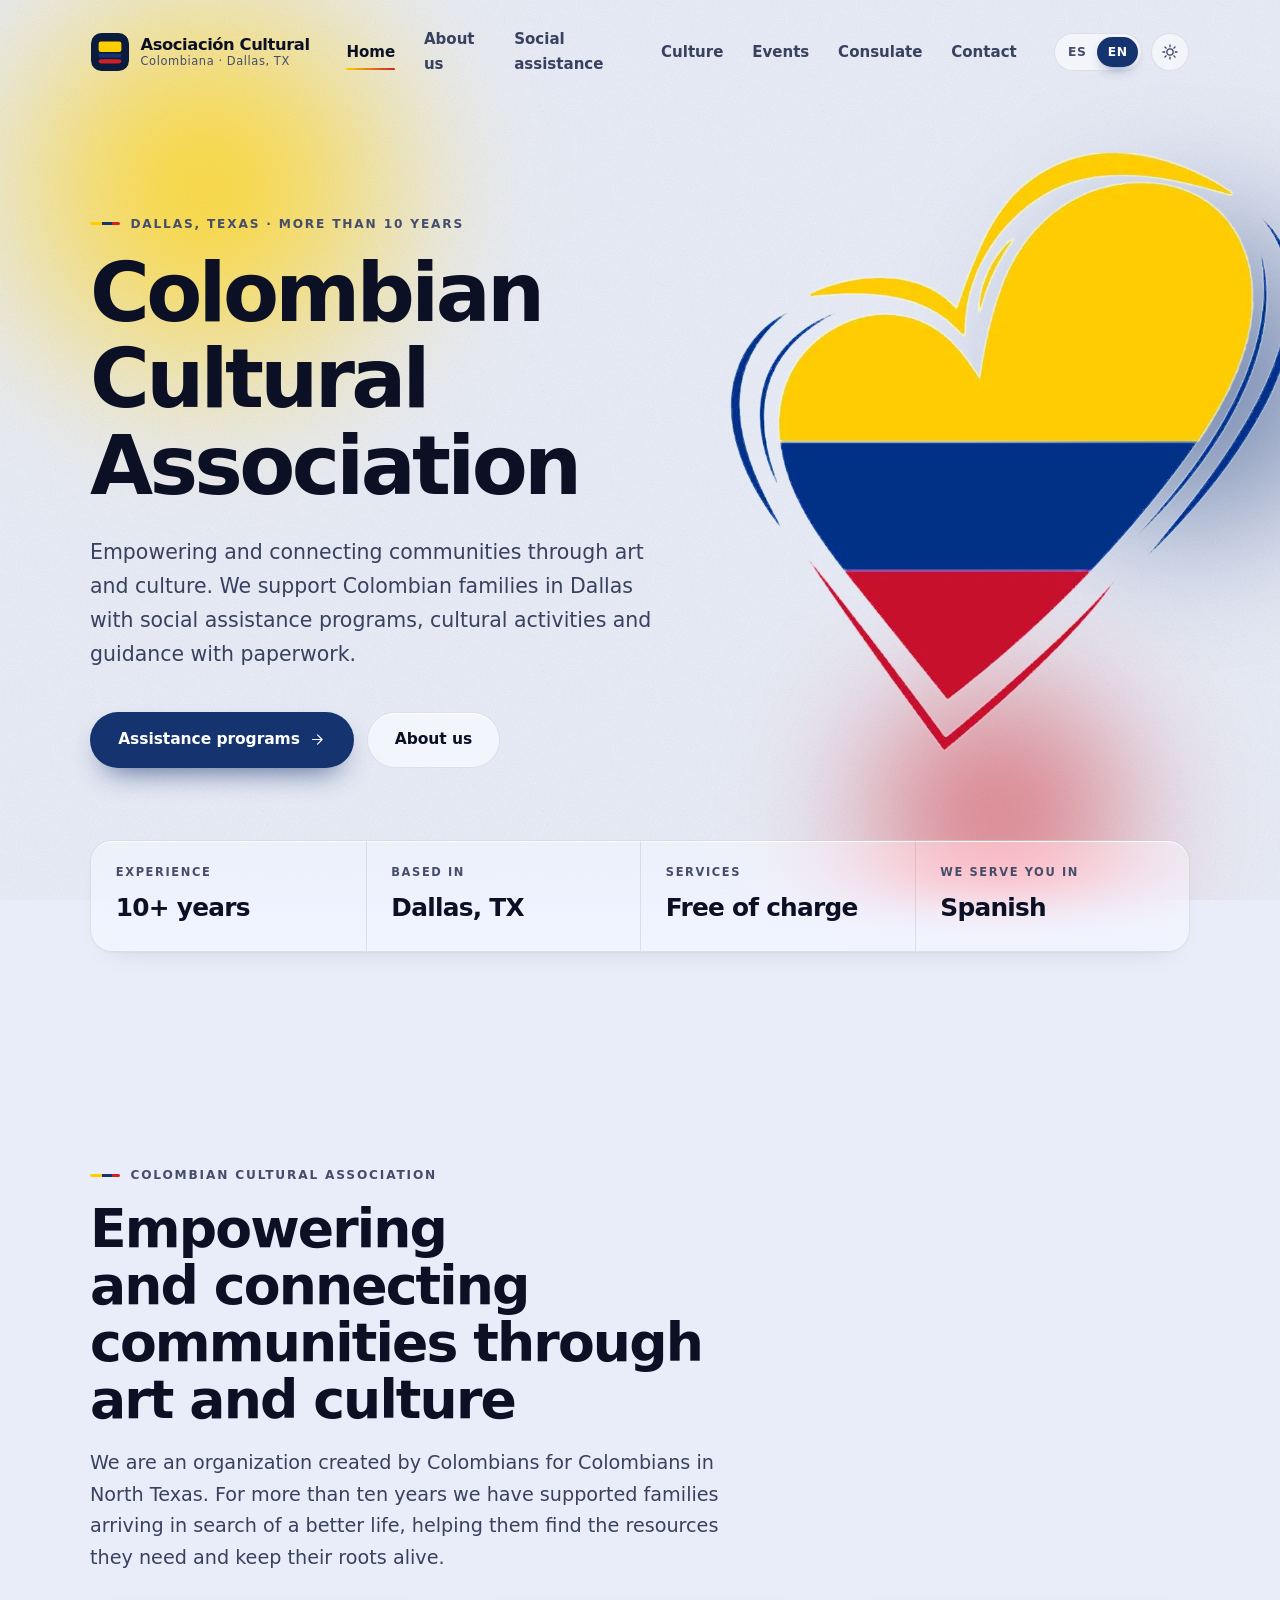
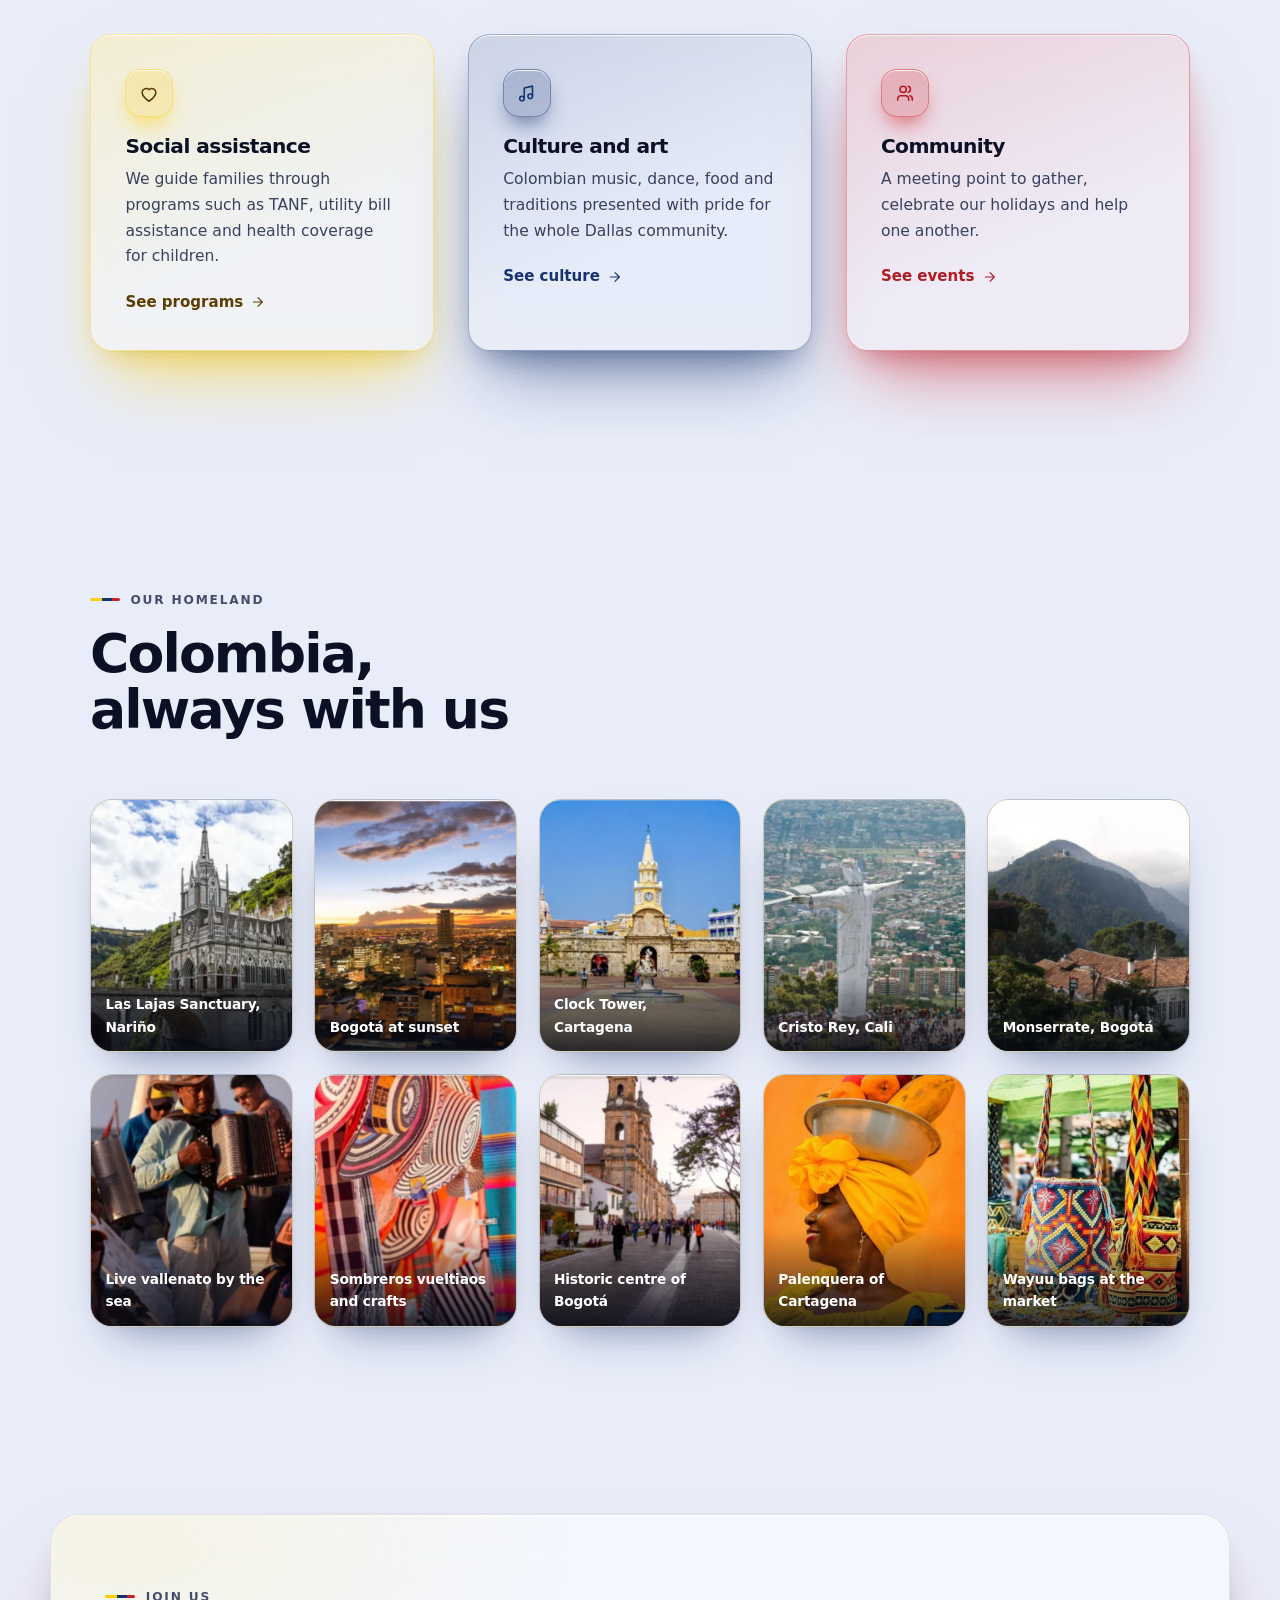
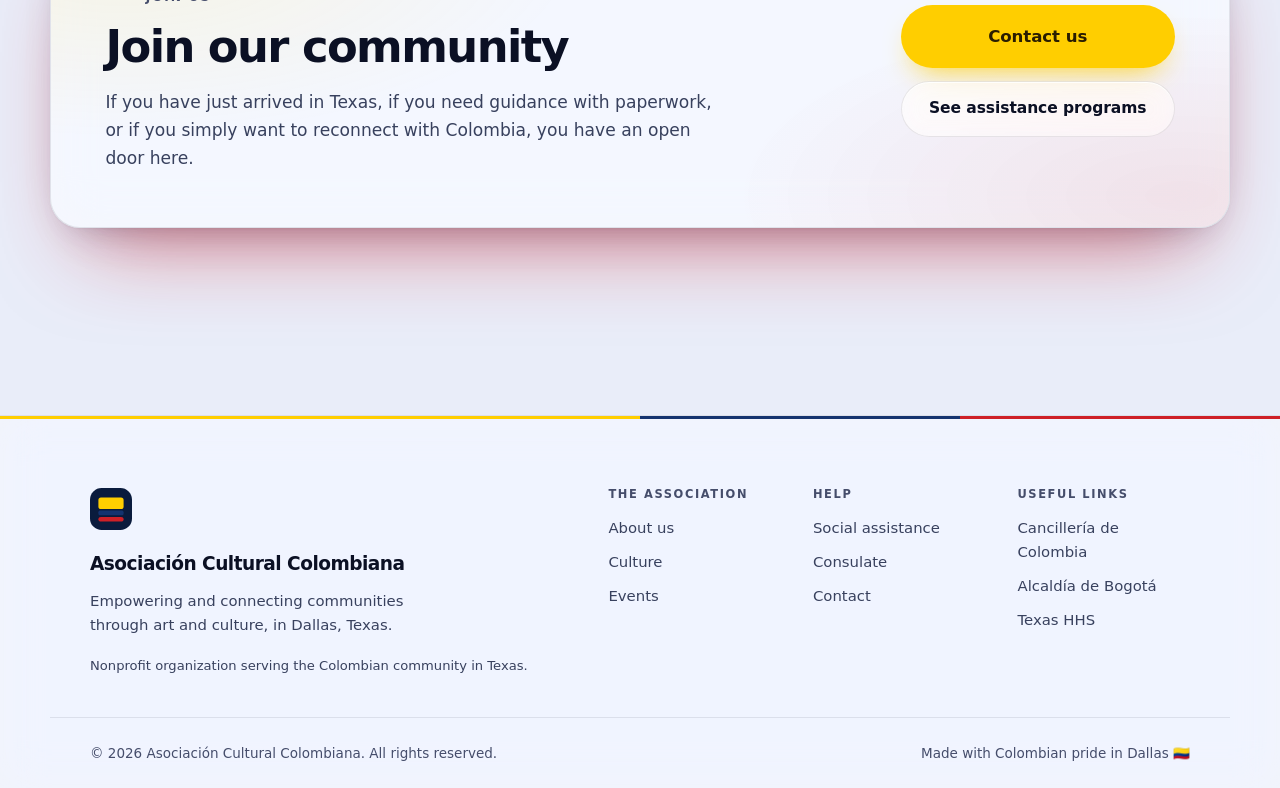
<file: index.html>
<!DOCTYPE html>
<html lang="es" data-theme="light">
<head>
<meta charset="utf-8">
<meta name="viewport" content="width=device-width, initial-scale=1">
<title>Asociación Cultural Colombiana | Dallas, Texas</title>
<meta name="description" content="Empoderando y conectando comunidades a través del arte y la cultura. Asistencia social, cultura y orientación para la comunidad colombiana en Dallas, Texas.">
<meta name="theme-color" content="#E9EDF9" media="(prefers-color-scheme: light)">
<meta name="theme-color" content="#050914" media="(prefers-color-scheme: dark)">

<meta property="og:type" content="website">
<meta property="og:site_name" content="Asociación Cultural Colombiana">
<meta property="og:title" content="Asociación Cultural Colombiana | Dallas, Texas">
<meta property="og:description" content="Empoderando y conectando comunidades a través del arte y la cultura. Asistencia social, cultura y orientación para la comunidad colombiana en Dallas, Texas.">
<meta property="og:locale" content="es_US">
<meta property="og:locale:alternate" content="en_US">

<link rel="icon" href="data:image/svg+xml,%3Csvg xmlns='http://www.w3.org/2000/svg' viewBox='0 0 32 32'%3E%3Crect width='32' height='32' rx='8' fill='%230A1B3D'/%3E%3Crect x='6' y='7' width='20' height='9' rx='2' fill='%23FFCE00'/%3E%3Crect x='6' y='17' width='20' height='4' rx='1.5' fill='%2314336F'/%3E%3Crect x='6' y='22' width='20' height='4' rx='2' fill='%23CE2027'/%3E%3C/svg%3E">
<link rel="stylesheet" href="assets/css/styles.css">
<noscript><style>.reveal{opacity:1 !important;transform:none !important}</style></noscript>
</head>
<body>

<a class="skip-link" href="#main" data-i18n="a11y.skip">Saltar al contenido principal</a>

<!-- Fixed field of light behind everything: the flag as illumination. -->
<div class="luminaria" aria-hidden="true">
  <span class="luz luz-amarilla" data-depth="26"></span>
  <span class="luz luz-azul" data-depth="-18"></span>
  <span class="luz luz-roja" data-depth="34"></span>
</div>

<header class="site-header" id="siteHeader">
  <div class="shell header-inner">
    <a class="brand" href="index.html" aria-label="Asociación Cultural Colombiana — inicio">
      <span class="brand-mark" aria-hidden="true"><svg viewBox="0 0 40 40" fill="none">
  <rect width="40" height="40" rx="11" fill="#0A1B3D"/>
  <rect x="8" y="9" width="24" height="11" rx="2.5" fill="#FFCE00"/>
  <rect x="8" y="21.5" width="24" height="4.5" rx="1.5" fill="#14336F"/>
  <rect x="8" y="27.5" width="24" height="4.5" rx="2.5" fill="#CE2027"/>
</svg></span>
      <span class="brand-text">
        <strong>Asociación Cultural</strong>
        <span>Colombiana · Dallas, TX</span>
      </span>
    </a>

    <nav class="nav" id="primaryNav" aria-label="Navegación principal">
      <a href="index.html" class="is-current" aria-current="page" data-i18n="nav.inicio">Inicio</a>
      <a href="quienes-somos.html" data-i18n="nav.quienes">Quiénes somos</a>
      <a href="asistencia.html" data-i18n="nav.asistencia">Asistencia social</a>
      <a href="cultura.html" data-i18n="nav.cultura">Cultura</a>
      <a href="eventos.html" data-i18n="nav.eventos">Eventos</a>
      <a href="consulado.html" data-i18n="nav.consulado">Consulado</a>
      <a href="contacto.html" data-i18n="nav.contacto">Contacto</a>
    </nav>

    <div class="header-actions">
      <div class="lang-switch" role="group" aria-label="Idioma / Language">
        <button type="button" data-lang="es" class="is-active" aria-pressed="true">ES</button>
        <button type="button" data-lang="en" aria-pressed="false">EN</button>
      </div>

      <button type="button" class="icon-btn" id="themeToggle" aria-label="Cambiar tema" data-i18n-attr="aria-label:a11y.theme">
        <svg class="i-sun" viewBox="0 0 24 24" aria-hidden="true"><circle cx="12" cy="12" r="4.2"/><path d="M12 2.6v2.4M12 19v2.4M2.6 12H5m14 0h2.4M5.2 5.2l1.7 1.7M17.1 17.1l1.7 1.7M18.8 5.2l-1.7 1.7M6.9 17.1l-1.7 1.7"/></svg>
        <svg class="i-moon" viewBox="0 0 24 24" aria-hidden="true"><path d="M20.5 14.6A8.6 8.6 0 1 1 9.4 3.5a7 7 0 0 0 11.1 11.1Z"/></svg>
      </button>

      <button type="button" class="icon-btn nav-toggle" id="navToggle" aria-expanded="false" aria-controls="primaryNav" aria-label="Abrir menú" data-i18n-attr="aria-label:a11y.menu">
        <span class="burger" aria-hidden="true"><i></i><i></i><i></i></span>
      </button>
    </div>
  </div>
</header>

<main id="main">
<section class="hero hero-home" id="inicio">
  
<div class="cuadros" aria-hidden="true">
  <img src="assets/img/corazon.webp" alt="" loading="eager" decoding="async" width="900" height="900">
</div>
  <div class="shell hero-inner">
    <p class="eyebrow reveal" data-i18n="home.eyebrow">Dallas, Texas · Más de 10 años</p>
    <h1 class="hero-title reveal" data-i18n="home.title">Asociación Cultural Colombiana</h1>
    <p class="hero-lead reveal" data-i18n="home.lead">Empoderando y conectando comunidades a través del arte y la cultura. Acompañamos a las familias colombianas en Dallas con programas de asistencia social, actividades culturales y orientación para sus trámites.</p>
    <div class="hero-cta reveal">
      <a class="btn btn-primary" href="asistencia.html">
        <span data-i18n="home.cta1">Programas de ayuda</span>
        <svg viewBox="0 0 24 24" aria-hidden="true" class="btn-arrow"><path d="M5 12h13M12 5.5 18.5 12 12 18.5"/></svg>
      </a>
      <a class="btn btn-ghost" href="quienes-somos.html" data-i18n="home.cta2">Conócenos</a>
    </div>
    <dl class="hero-stats reveal">
      <div class="stat"><dt data-i18n="home.s1">Experiencia</dt><dd data-i18n="home.s1v">+10 años</dd></div>
      <div class="stat"><dt data-i18n="home.s2">Sede</dt><dd>Dallas, TX</dd></div>
      <div class="stat"><dt data-i18n="home.s3">Servicios</dt><dd data-i18n="home.s3v">Gratuitos</dd></div>
      <div class="stat"><dt data-i18n="home.s4">Atención</dt><dd data-i18n="home.s4v">En español</dd></div>
    </dl>
  </div>
</section>
<section class="section">
  <div class="shell">
    <div class="section-head reveal">
      <p class="eyebrow" data-i18n="mision.eyebrow">Asociación Cultural Colombiana</p>
      <h2 class="section-title" data-i18n="mision.title">Empoderando y conectando comunidades a través del arte y la cultura</h2>
      <p class="section-lead" data-i18n="mision.lead">Somos una organización creada por colombianos para colombianos en el norte de Texas. Durante más de diez años hemos acompañado a familias que llegan buscando una vida mejor, ayudándoles a encontrar los recursos que necesitan y a mantener vivas sus raíces.</p>
    </div>
    <div class="cards cards-3">
      <article class="card program reveal lit-amarillo">
        <span class="p-icon" aria-hidden="true"><svg viewBox="0 0 24 24"><path d="M12 21s-7.5-4.7-7.5-10A4.5 4.5 0 0 1 12 8.4a4.5 4.5 0 0 1 7.5 2.6c0 5.3-7.5 10-7.5 10Z"/></svg></span>
        <h3 data-i18n="mision.c1t">Asistencia social</h3>
        <p data-i18n="mision.c1p">Orientamos a las familias en programas como TANF, el pago de servicios públicos y el seguro médico para los niños.</p>
        <a class="link-arrow" href="asistencia.html"><span data-i18n="mision.c1l">Ver programas</span><svg viewBox="0 0 24 24" aria-hidden="true"><path d="M5 12h13M12 5.5 18.5 12 12 18.5"/></svg></a>
      </article>
      <article class="card program reveal lit-azul">
        <span class="p-icon" aria-hidden="true"><svg viewBox="0 0 24 24"><path d="M9 18V6.5l9-2v11"/><circle cx="6.5" cy="18" r="2.5"/><circle cx="15.5" cy="15.5" r="2.5"/></svg></span>
        <h3 data-i18n="mision.c2t">Cultura y arte</h3>
        <p data-i18n="mision.c2p">Música, danza, gastronomía y tradiciones colombianas presentadas con orgullo para toda la comunidad de Dallas.</p>
        <a class="link-arrow" href="cultura.html"><span data-i18n="mision.c2l">Ver cultura</span><svg viewBox="0 0 24 24" aria-hidden="true"><path d="M5 12h13M12 5.5 18.5 12 12 18.5"/></svg></a>
      </article>
      <article class="card program reveal lit-rojo">
        <span class="p-icon" aria-hidden="true"><svg viewBox="0 0 24 24"><path d="M16 20v-1.6a3.4 3.4 0 0 0-3.4-3.4H7.4A3.4 3.4 0 0 0 4 18.4V20"/><circle cx="10" cy="8" r="3.4"/><path d="M20 20v-1.6a3.4 3.4 0 0 0-2.6-3.3M15.4 4.6a3.4 3.4 0 0 1 0 6.6"/></svg></span>
        <h3 data-i18n="mision.c3t">Comunidad</h3>
        <p data-i18n="mision.c3p">Un punto de encuentro para reunirnos, celebrar nuestras fechas y ayudarnos entre paisanos.</p>
        <a class="link-arrow" href="eventos.html"><span data-i18n="mision.c3l">Ver eventos</span><svg viewBox="0 0 24 24" aria-hidden="true"><path d="M5 12h13M12 5.5 18.5 12 12 18.5"/></svg></a>
      </article>
    </div>
  </div>
</section>
<section class="section galeria-section">
  <div class="shell">
    <div class="section-head reveal">
      <p class="eyebrow" data-i18n="galeria.eyebrow">Nuestra tierra</p>
      <h2 class="section-title" data-i18n="galeria.title">Colombia, siempre presente</h2>
    </div>
    <div class="galeria">
      <figure class="foto reveal">
        <img src="assets/img/galeria-1.jpg" alt="Santuario de Las Lajas, Nariño" loading="lazy" decoding="async" width="800" height="1000"
             data-i18n-attr="alt:galeria.alt1">
        <figcaption data-i18n="galeria.cap1">Santuario de Las Lajas, Nariño</figcaption>
      </figure>
      <figure class="foto reveal">
        <img src="assets/img/galeria-2.jpg" alt="Bogotá al atardecer" loading="lazy" decoding="async" width="800" height="1000"
             data-i18n-attr="alt:galeria.alt2">
        <figcaption data-i18n="galeria.cap2">Bogotá al atardecer</figcaption>
      </figure>
      <figure class="foto reveal">
        <img src="assets/img/galeria-3.jpg" alt="Torre del Reloj, Cartagena" loading="lazy" decoding="async" width="800" height="1000"
             data-i18n-attr="alt:galeria.alt3">
        <figcaption data-i18n="galeria.cap3">Torre del Reloj, Cartagena</figcaption>
      </figure>
      <figure class="foto reveal">
        <img src="assets/img/galeria-4.jpg" alt="Cristo Rey, Cali" loading="lazy" decoding="async" width="800" height="1000"
             data-i18n-attr="alt:galeria.alt4">
        <figcaption data-i18n="galeria.cap4">Cristo Rey, Cali</figcaption>
      </figure>
      <figure class="foto reveal">
        <img src="assets/img/galeria-5.jpg" alt="Cerro de Monserrate, Bogotá" loading="lazy" decoding="async" width="800" height="1000"
             data-i18n-attr="alt:galeria.alt5">
        <figcaption data-i18n="galeria.cap5">Cerro de Monserrate, Bogotá</figcaption>
      </figure>
      <figure class="foto reveal">
        <img src="assets/img/galeria-6.jpg" alt="Vallenato en vivo junto al mar" loading="lazy" decoding="async" width="800" height="1000"
             data-i18n-attr="alt:galeria.alt6">
        <figcaption data-i18n="galeria.cap6">Vallenato en vivo junto al mar</figcaption>
      </figure>
      <figure class="foto reveal">
        <img src="assets/img/galeria-7.jpg" alt="Sombreros vueltiaos y artesanías" loading="lazy" decoding="async" width="800" height="1000"
             data-i18n-attr="alt:galeria.alt7">
        <figcaption data-i18n="galeria.cap7">Sombreros vueltiaos y artesanías</figcaption>
      </figure>
      <figure class="foto reveal">
        <img src="assets/img/galeria-8.jpg" alt="Centro histórico de Bogotá" loading="lazy" decoding="async" width="800" height="1000"
             data-i18n-attr="alt:galeria.alt8">
        <figcaption data-i18n="galeria.cap8">Centro histórico de Bogotá</figcaption>
      </figure>
      <figure class="foto reveal">
        <img src="assets/img/galeria-9.jpg" alt="Palenquera de Cartagena" loading="lazy" decoding="async" width="800" height="1000"
             data-i18n-attr="alt:galeria.alt9">
        <figcaption data-i18n="galeria.cap9">Palenquera de Cartagena</figcaption>
      </figure>
      <figure class="foto reveal">
        <img src="assets/img/galeria-10.jpg" alt="Mochilas wayuu en el mercado" loading="lazy" decoding="async" width="800" height="1000"
             data-i18n-attr="alt:galeria.alt10">
        <figcaption data-i18n="galeria.cap10">Mochilas wayuu en el mercado</figcaption>
      </figure>
    </div>
  </div>
</section>
<section class="support" id="unete">
  <div class="shell support-inner reveal lit-azul">
    <div class="support-copy">
      <p class="eyebrow" data-i18n="cta.eyebrow">Te esperamos</p>
      <h2 data-i18n="cta.title">Únete a nuestra comunidad</h2>
      <p data-i18n="cta.text">Si acabas de llegar a Texas, si necesitas orientación con un trámite o si simplemente quieres reencontrarte con lo colombiano, aquí tienes una puerta abierta.</p>
    </div>
    <div class="support-actions">
      <a class="btn btn-gold btn-lg" href="contacto.html" data-i18n="cta.primary">Escríbenos</a>
      <a class="btn btn-ghost" href="asistencia.html" data-i18n="cta.secondary">Ver programas de ayuda</a>
    </div>
  </div>
</section>
</main>

<footer class="site-footer">
  <span class="footer-ribbon" aria-hidden="true"></span>
  <div class="shell footer-inner">
    <div class="footer-brand">
      <span class="brand-mark" aria-hidden="true"><svg viewBox="0 0 40 40" fill="none">
  <rect width="40" height="40" rx="11" fill="#0A1B3D"/>
  <rect x="8" y="9" width="24" height="11" rx="2.5" fill="#FFCE00"/>
  <rect x="8" y="21.5" width="24" height="4.5" rx="1.5" fill="#14336F"/>
  <rect x="8" y="27.5" width="24" height="4.5" rx="2.5" fill="#CE2027"/>
</svg></span>
      <p class="footer-name">Asociación Cultural Colombiana</p>
      <p class="footer-tag" data-i18n="footer.tagline">Empoderando y conectando comunidades a través del arte y la cultura, en Dallas, Texas.</p>
      <p class="footer-legal" data-i18n="footer.legal">Organización sin ánimo de lucro al servicio de la comunidad colombiana en Texas.</p>
    </div>
    <nav class="footer-nav" aria-label="Enlaces del sitio">
      <div>
        <h3 data-i18n="footer.col1">La asociación</h3>
        <a href="quienes-somos.html" data-i18n="nav.quienes">Quiénes somos</a>
        <a href="cultura.html" data-i18n="nav.cultura">Cultura</a>
        <a href="eventos.html" data-i18n="nav.eventos">Eventos</a>
      </div>
      <div>
        <h3 data-i18n="footer.col2">Ayuda</h3>
        <a href="asistencia.html" data-i18n="nav.asistencia">Asistencia social</a>
        <a href="consulado.html" data-i18n="nav.consulado">Consulado</a>
        <a href="contacto.html" data-i18n="nav.contacto">Contacto</a>
      </div>
      <div>
        <h3 data-i18n="footer.col3">Enlaces de interés</h3>
        <a href="https://www.cancilleria.gov.co/" target="_blank" rel="noopener">Cancillería de Colombia</a>
        <a href="https://bogota.gov.co/" target="_blank" rel="noopener">Alcaldía de Bogotá</a>
        <a href="https://www.hhs.texas.gov/" target="_blank" rel="noopener">Texas HHS</a>
      </div>
    </nav>
  </div>
  <div class="shell footer-bottom">
    <p>&copy; <span id="year">2026</span> Asociación Cultural Colombiana. <span data-i18n="footer.rights">Todos los derechos reservados.</span></p>
    <p class="footer-made" data-i18n="footer.made">Hecho con orgullo colombiano en Dallas 🇨🇴</p>
  </div>
</footer>

<script src="assets/js/main.js"></script>
</body>
</html>
</file>
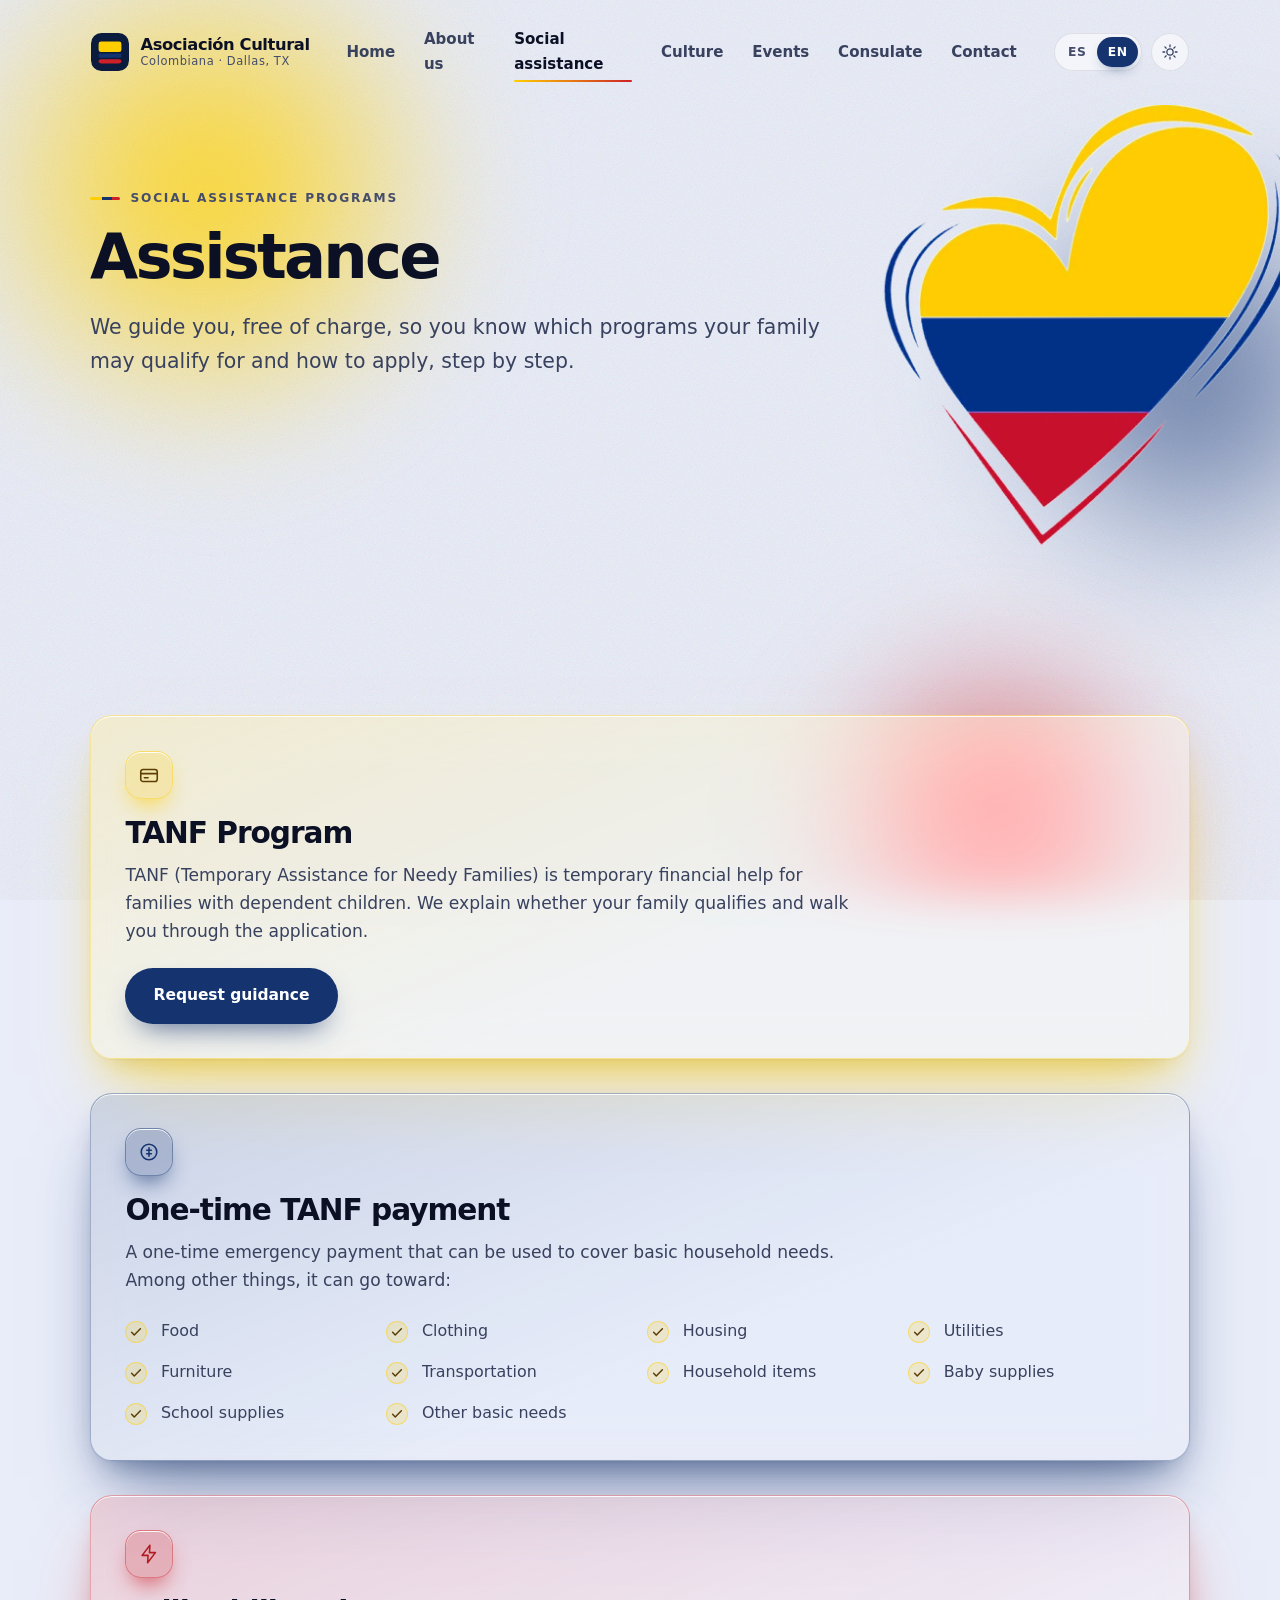
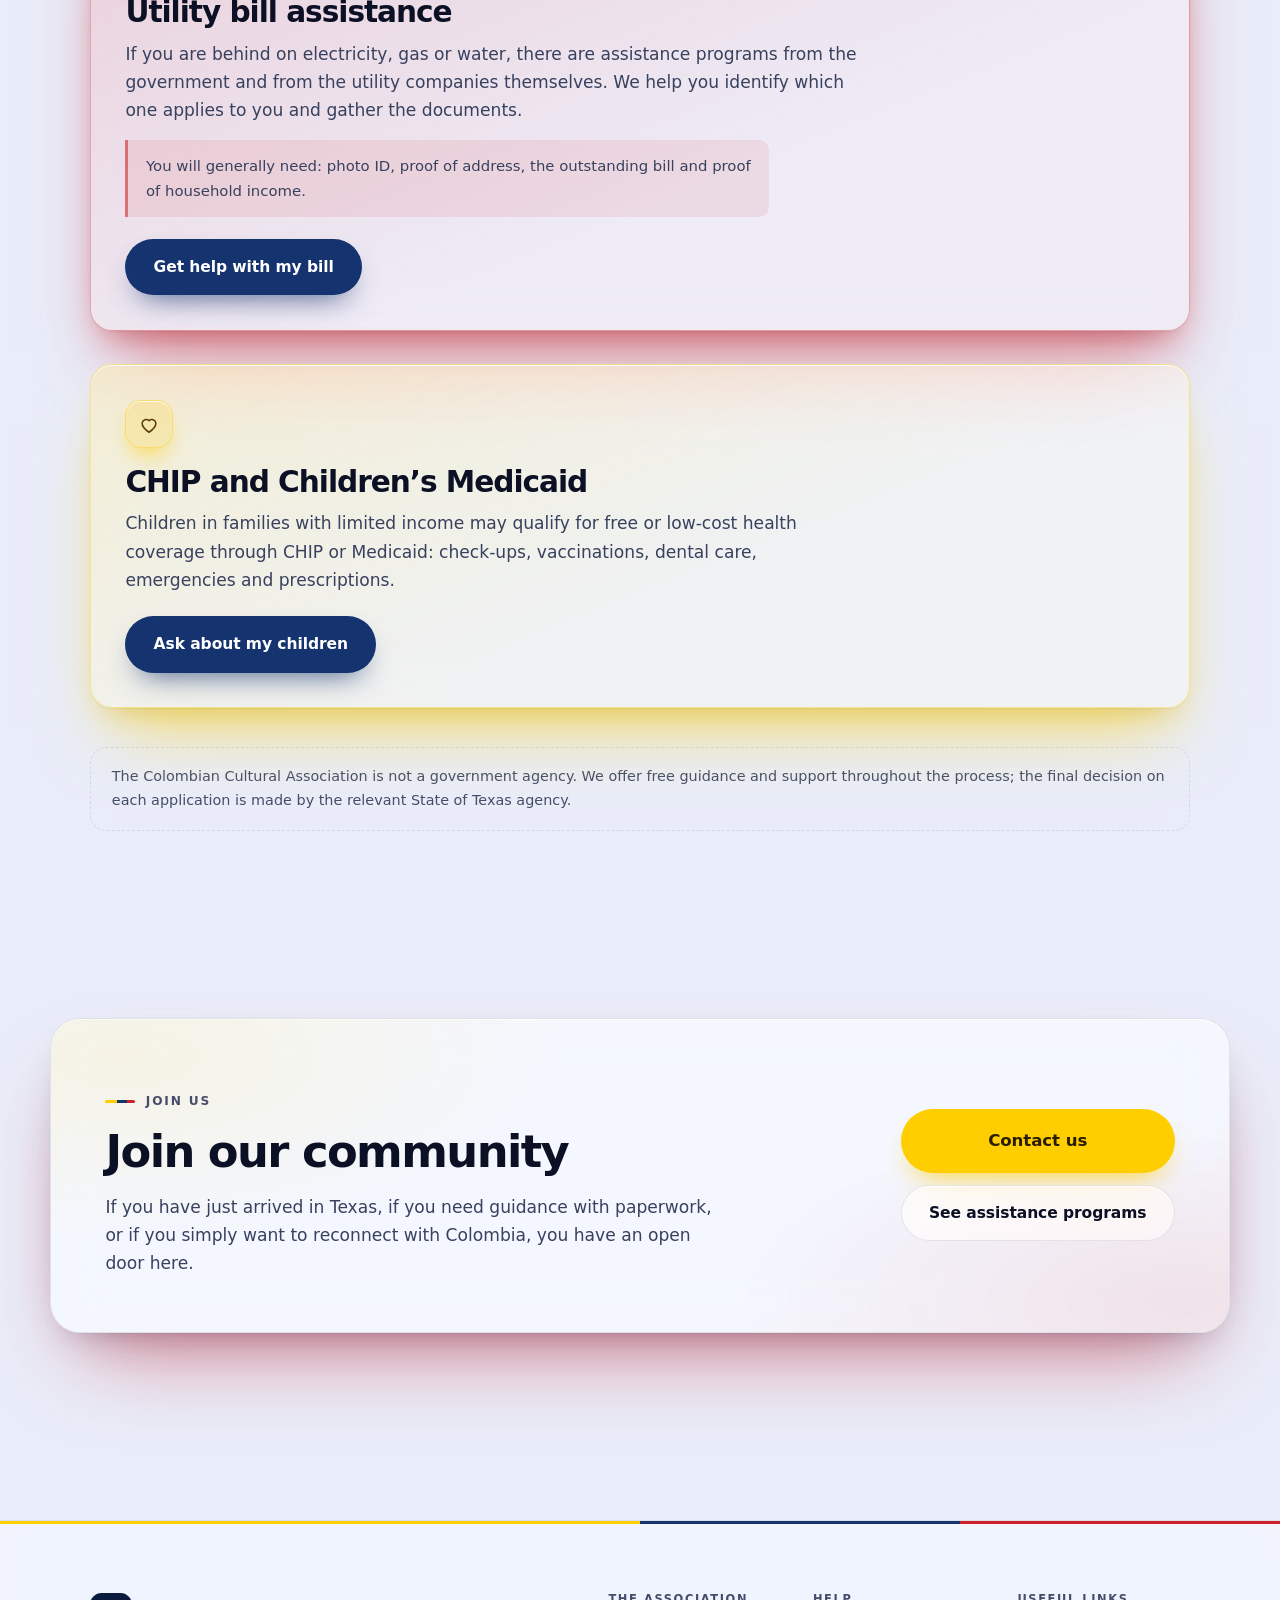
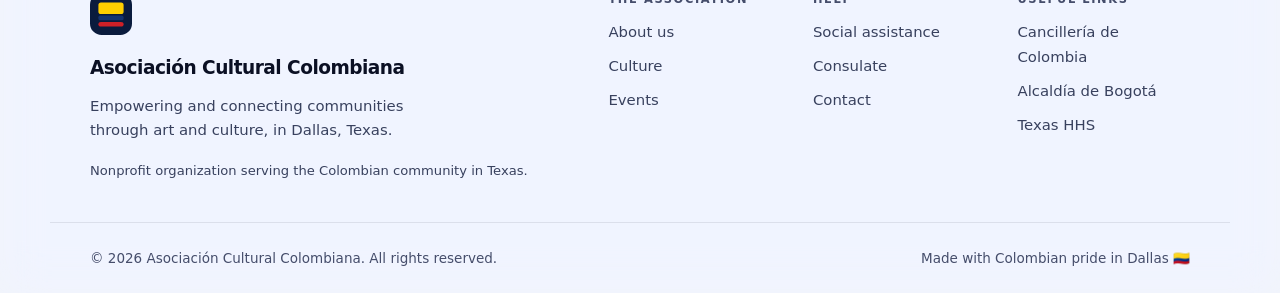
<file: asistencia.html>
<!DOCTYPE html>
<html lang="es" data-theme="light">
<head>
<meta charset="utf-8">
<meta name="viewport" content="width=device-width, initial-scale=1">
<title>Asistencia social | Asociación Cultural Colombiana</title>
<meta name="description" content="Orientación gratuita sobre TANF, pago único TANF, ayuda con servicios públicos y CHIP/Medicaid para niños en Dallas, Texas.">
<meta name="theme-color" content="#E9EDF9" media="(prefers-color-scheme: light)">
<meta name="theme-color" content="#050914" media="(prefers-color-scheme: dark)">

<meta property="og:type" content="website">
<meta property="og:site_name" content="Asociación Cultural Colombiana">
<meta property="og:title" content="Asistencia social | Asociación Cultural Colombiana">
<meta property="og:description" content="Orientación gratuita sobre TANF, pago único TANF, ayuda con servicios públicos y CHIP/Medicaid para niños en Dallas, Texas.">
<meta property="og:locale" content="es_US">
<meta property="og:locale:alternate" content="en_US">

<link rel="icon" href="data:image/svg+xml,%3Csvg xmlns='http://www.w3.org/2000/svg' viewBox='0 0 32 32'%3E%3Crect width='32' height='32' rx='8' fill='%230A1B3D'/%3E%3Crect x='6' y='7' width='20' height='9' rx='2' fill='%23FFCE00'/%3E%3Crect x='6' y='17' width='20' height='4' rx='1.5' fill='%2314336F'/%3E%3Crect x='6' y='22' width='20' height='4' rx='2' fill='%23CE2027'/%3E%3C/svg%3E">
<link rel="stylesheet" href="assets/css/styles.css">
<noscript><style>.reveal{opacity:1 !important;transform:none !important}</style></noscript>
</head>
<body>

<a class="skip-link" href="#main" data-i18n="a11y.skip">Saltar al contenido principal</a>

<!-- Fixed field of light behind everything: the flag as illumination. -->
<div class="luminaria" aria-hidden="true">
  <span class="luz luz-amarilla" data-depth="26"></span>
  <span class="luz luz-azul" data-depth="-18"></span>
  <span class="luz luz-roja" data-depth="34"></span>
</div>

<header class="site-header" id="siteHeader">
  <div class="shell header-inner">
    <a class="brand" href="index.html" aria-label="Asociación Cultural Colombiana — inicio">
      <span class="brand-mark" aria-hidden="true"><svg viewBox="0 0 40 40" fill="none">
  <rect width="40" height="40" rx="11" fill="#0A1B3D"/>
  <rect x="8" y="9" width="24" height="11" rx="2.5" fill="#FFCE00"/>
  <rect x="8" y="21.5" width="24" height="4.5" rx="1.5" fill="#14336F"/>
  <rect x="8" y="27.5" width="24" height="4.5" rx="2.5" fill="#CE2027"/>
</svg></span>
      <span class="brand-text">
        <strong>Asociación Cultural</strong>
        <span>Colombiana · Dallas, TX</span>
      </span>
    </a>

    <nav class="nav" id="primaryNav" aria-label="Navegación principal">
      <a href="index.html" data-i18n="nav.inicio">Inicio</a>
      <a href="quienes-somos.html" data-i18n="nav.quienes">Quiénes somos</a>
      <a href="asistencia.html" class="is-current" aria-current="page" data-i18n="nav.asistencia">Asistencia social</a>
      <a href="cultura.html" data-i18n="nav.cultura">Cultura</a>
      <a href="eventos.html" data-i18n="nav.eventos">Eventos</a>
      <a href="consulado.html" data-i18n="nav.consulado">Consulado</a>
      <a href="contacto.html" data-i18n="nav.contacto">Contacto</a>
    </nav>

    <div class="header-actions">
      <div class="lang-switch" role="group" aria-label="Idioma / Language">
        <button type="button" data-lang="es" class="is-active" aria-pressed="true">ES</button>
        <button type="button" data-lang="en" aria-pressed="false">EN</button>
      </div>

      <button type="button" class="icon-btn" id="themeToggle" aria-label="Cambiar tema" data-i18n-attr="aria-label:a11y.theme">
        <svg class="i-sun" viewBox="0 0 24 24" aria-hidden="true"><circle cx="12" cy="12" r="4.2"/><path d="M12 2.6v2.4M12 19v2.4M2.6 12H5m14 0h2.4M5.2 5.2l1.7 1.7M17.1 17.1l1.7 1.7M18.8 5.2l-1.7 1.7M6.9 17.1l-1.7 1.7"/></svg>
        <svg class="i-moon" viewBox="0 0 24 24" aria-hidden="true"><path d="M20.5 14.6A8.6 8.6 0 1 1 9.4 3.5a7 7 0 0 0 11.1 11.1Z"/></svg>
      </button>

      <button type="button" class="icon-btn nav-toggle" id="navToggle" aria-expanded="false" aria-controls="primaryNav" aria-label="Abrir menú" data-i18n-attr="aria-label:a11y.menu">
        <span class="burger" aria-hidden="true"><i></i><i></i><i></i></span>
      </button>
    </div>
  </div>
</header>

<main id="main">
<section class="hero hero-inner-page">
  
<div class="cuadros" aria-hidden="true">
  <img src="assets/img/corazon.webp" alt="" loading="eager" decoding="async" width="900" height="900">
</div>
  <div class="shell hero-inner">
    <p class="eyebrow reveal" data-i18n="as.eyebrow">Programas de ayuda social</p>
    <h1 class="hero-title hero-title-sm reveal" data-i18n="as.title">Ayudas</h1>
    <p class="hero-lead reveal" data-i18n="as.lead">Te orientamos, sin costo, para que sepas a qué programas puede acceder tu familia y cómo solicitarlos paso a paso.</p>
  </div>
</section>
<section class="section">
  <div class="shell">

    <article class="card ayuda reveal lit-amarillo" id="tanf">
      <span class="p-icon" aria-hidden="true"><svg viewBox="0 0 24 24"><rect x="3" y="6" width="18" height="13" rx="2.5"/><path d="M3 10.5h18M7 15h4"/></svg></span>
      <h2 data-i18n="as.p1t">Programa TANF</h2>
      <p data-i18n="as.p1p">TANF (Temporary Assistance for Needy Families) es una ayuda económica temporal para familias con hijos menores a cargo. Te explicamos si tu familia califica y te acompañamos en la solicitud.</p>
      <a class="btn btn-primary" href="contacto.html" data-i18n="as.p1c">Solicitar orientación</a>
    </article>

    <article class="card ayuda reveal lit-azul" id="pago-unico">
      <span class="p-icon" aria-hidden="true"><svg viewBox="0 0 24 24"><circle cx="12" cy="12" r="8.5"/><path d="M12 7.5v9M9.5 10h5M9.5 14h5"/></svg></span>
      <h2 data-i18n="as.p2t">Pago único TANF</h2>
      <p data-i18n="as.p2p">Es un pago único de emergencia que puede usarse para cubrir necesidades básicas del hogar. Entre otras cosas, puede destinarse a:</p>
      <ul class="feature-list feature-grid">
        <li><svg viewBox="0 0 24 24" aria-hidden="true"><path d="M4.5 12.5 9 17l10.5-10.5"/></svg><span data-i18n="as.i1">Comida</span></li>
        <li><svg viewBox="0 0 24 24" aria-hidden="true"><path d="M4.5 12.5 9 17l10.5-10.5"/></svg><span data-i18n="as.i2">Ropa</span></li>
        <li><svg viewBox="0 0 24 24" aria-hidden="true"><path d="M4.5 12.5 9 17l10.5-10.5"/></svg><span data-i18n="as.i3">Vivienda</span></li>
        <li><svg viewBox="0 0 24 24" aria-hidden="true"><path d="M4.5 12.5 9 17l10.5-10.5"/></svg><span data-i18n="as.i4">Servicios públicos</span></li>
        <li><svg viewBox="0 0 24 24" aria-hidden="true"><path d="M4.5 12.5 9 17l10.5-10.5"/></svg><span data-i18n="as.i5">Muebles</span></li>
        <li><svg viewBox="0 0 24 24" aria-hidden="true"><path d="M4.5 12.5 9 17l10.5-10.5"/></svg><span data-i18n="as.i6">Transporte</span></li>
        <li><svg viewBox="0 0 24 24" aria-hidden="true"><path d="M4.5 12.5 9 17l10.5-10.5"/></svg><span data-i18n="as.i7">Artículos para el hogar</span></li>
        <li><svg viewBox="0 0 24 24" aria-hidden="true"><path d="M4.5 12.5 9 17l10.5-10.5"/></svg><span data-i18n="as.i8">Artículos para bebés</span></li>
        <li><svg viewBox="0 0 24 24" aria-hidden="true"><path d="M4.5 12.5 9 17l10.5-10.5"/></svg><span data-i18n="as.i9">Útiles escolares</span></li>
        <li><svg viewBox="0 0 24 24" aria-hidden="true"><path d="M4.5 12.5 9 17l10.5-10.5"/></svg><span data-i18n="as.i10">Otras necesidades básicas</span></li>
      </ul>
    </article>

    <article class="card ayuda reveal lit-rojo" id="servicios">
      <span class="p-icon" aria-hidden="true"><svg viewBox="0 0 24 24"><path d="M13 2.5 4.5 13.5H11l-.5 8L19 10.5h-6.5l.5-8Z"/></svg></span>
      <h2 data-i18n="as.p3t">Pago de Servicios Públicos</h2>
      <p data-i18n="as.p3p">Si estás atrasado con la luz, el gas o el agua, existen programas de ayuda del gobierno y de las propias empresas de servicios. Te ayudamos a identificar cuál te corresponde y a reunir los documentos.</p>
      <p class="nota" data-i18n="as.p3n">Generalmente necesitarás: identificación, comprobante de domicilio, la factura pendiente y un comprobante de ingresos del hogar.</p>
      <a class="btn btn-primary" href="contacto.html" data-i18n="as.p3c">Pedir ayuda con mi factura</a>
    </article>

    <article class="card ayuda reveal lit-amarillo" id="chip">
      <span class="p-icon" aria-hidden="true"><svg viewBox="0 0 24 24"><path d="M12 21s-7.5-4.7-7.5-10A4.5 4.5 0 0 1 12 8.4a4.5 4.5 0 0 1 7.5 2.6c0 5.3-7.5 10-7.5 10Z"/></svg></span>
      <h2 data-i18n="as.p4t">CHIP y Medicaid para Niños</h2>
      <p data-i18n="as.p4p">Los niños de familias con ingresos limitados pueden tener cobertura médica sin costo o de bajo costo a través de CHIP o de Medicaid: consultas, vacunas, dentista, urgencias y medicinas.</p>
      <a class="btn btn-primary" href="contacto.html" data-i18n="as.p4c">Consultar por mis hijos</a>
    </article>

    <p class="aviso reveal" data-i18n="as.aviso">La Asociación Cultural Colombiana no es una agencia del gobierno. Ofrecemos orientación gratuita y te acompañamos en el proceso; la decisión final sobre cada solicitud la toma la agencia correspondiente del estado de Texas.</p>

  </div>
</section>
<section class="support" id="unete">
  <div class="shell support-inner reveal lit-azul">
    <div class="support-copy">
      <p class="eyebrow" data-i18n="cta.eyebrow">Te esperamos</p>
      <h2 data-i18n="cta.title">Únete a nuestra comunidad</h2>
      <p data-i18n="cta.text">Si acabas de llegar a Texas, si necesitas orientación con un trámite o si simplemente quieres reencontrarte con lo colombiano, aquí tienes una puerta abierta.</p>
    </div>
    <div class="support-actions">
      <a class="btn btn-gold btn-lg" href="contacto.html" data-i18n="cta.primary">Escríbenos</a>
      <a class="btn btn-ghost" href="asistencia.html" data-i18n="cta.secondary">Ver programas de ayuda</a>
    </div>
  </div>
</section>
</main>

<footer class="site-footer">
  <span class="footer-ribbon" aria-hidden="true"></span>
  <div class="shell footer-inner">
    <div class="footer-brand">
      <span class="brand-mark" aria-hidden="true"><svg viewBox="0 0 40 40" fill="none">
  <rect width="40" height="40" rx="11" fill="#0A1B3D"/>
  <rect x="8" y="9" width="24" height="11" rx="2.5" fill="#FFCE00"/>
  <rect x="8" y="21.5" width="24" height="4.5" rx="1.5" fill="#14336F"/>
  <rect x="8" y="27.5" width="24" height="4.5" rx="2.5" fill="#CE2027"/>
</svg></span>
      <p class="footer-name">Asociación Cultural Colombiana</p>
      <p class="footer-tag" data-i18n="footer.tagline">Empoderando y conectando comunidades a través del arte y la cultura, en Dallas, Texas.</p>
      <p class="footer-legal" data-i18n="footer.legal">Organización sin ánimo de lucro al servicio de la comunidad colombiana en Texas.</p>
    </div>
    <nav class="footer-nav" aria-label="Enlaces del sitio">
      <div>
        <h3 data-i18n="footer.col1">La asociación</h3>
        <a href="quienes-somos.html" data-i18n="nav.quienes">Quiénes somos</a>
        <a href="cultura.html" data-i18n="nav.cultura">Cultura</a>
        <a href="eventos.html" data-i18n="nav.eventos">Eventos</a>
      </div>
      <div>
        <h3 data-i18n="footer.col2">Ayuda</h3>
        <a href="asistencia.html" data-i18n="nav.asistencia">Asistencia social</a>
        <a href="consulado.html" data-i18n="nav.consulado">Consulado</a>
        <a href="contacto.html" data-i18n="nav.contacto">Contacto</a>
      </div>
      <div>
        <h3 data-i18n="footer.col3">Enlaces de interés</h3>
        <a href="https://www.cancilleria.gov.co/" target="_blank" rel="noopener">Cancillería de Colombia</a>
        <a href="https://bogota.gov.co/" target="_blank" rel="noopener">Alcaldía de Bogotá</a>
        <a href="https://www.hhs.texas.gov/" target="_blank" rel="noopener">Texas HHS</a>
      </div>
    </nav>
  </div>
  <div class="shell footer-bottom">
    <p>&copy; <span id="year">2026</span> Asociación Cultural Colombiana. <span data-i18n="footer.rights">Todos los derechos reservados.</span></p>
    <p class="footer-made" data-i18n="footer.made">Hecho con orgullo colombiano en Dallas 🇨🇴</p>
  </div>
</footer>

<script src="assets/js/main.js"></script>
</body>
</html>
</file>
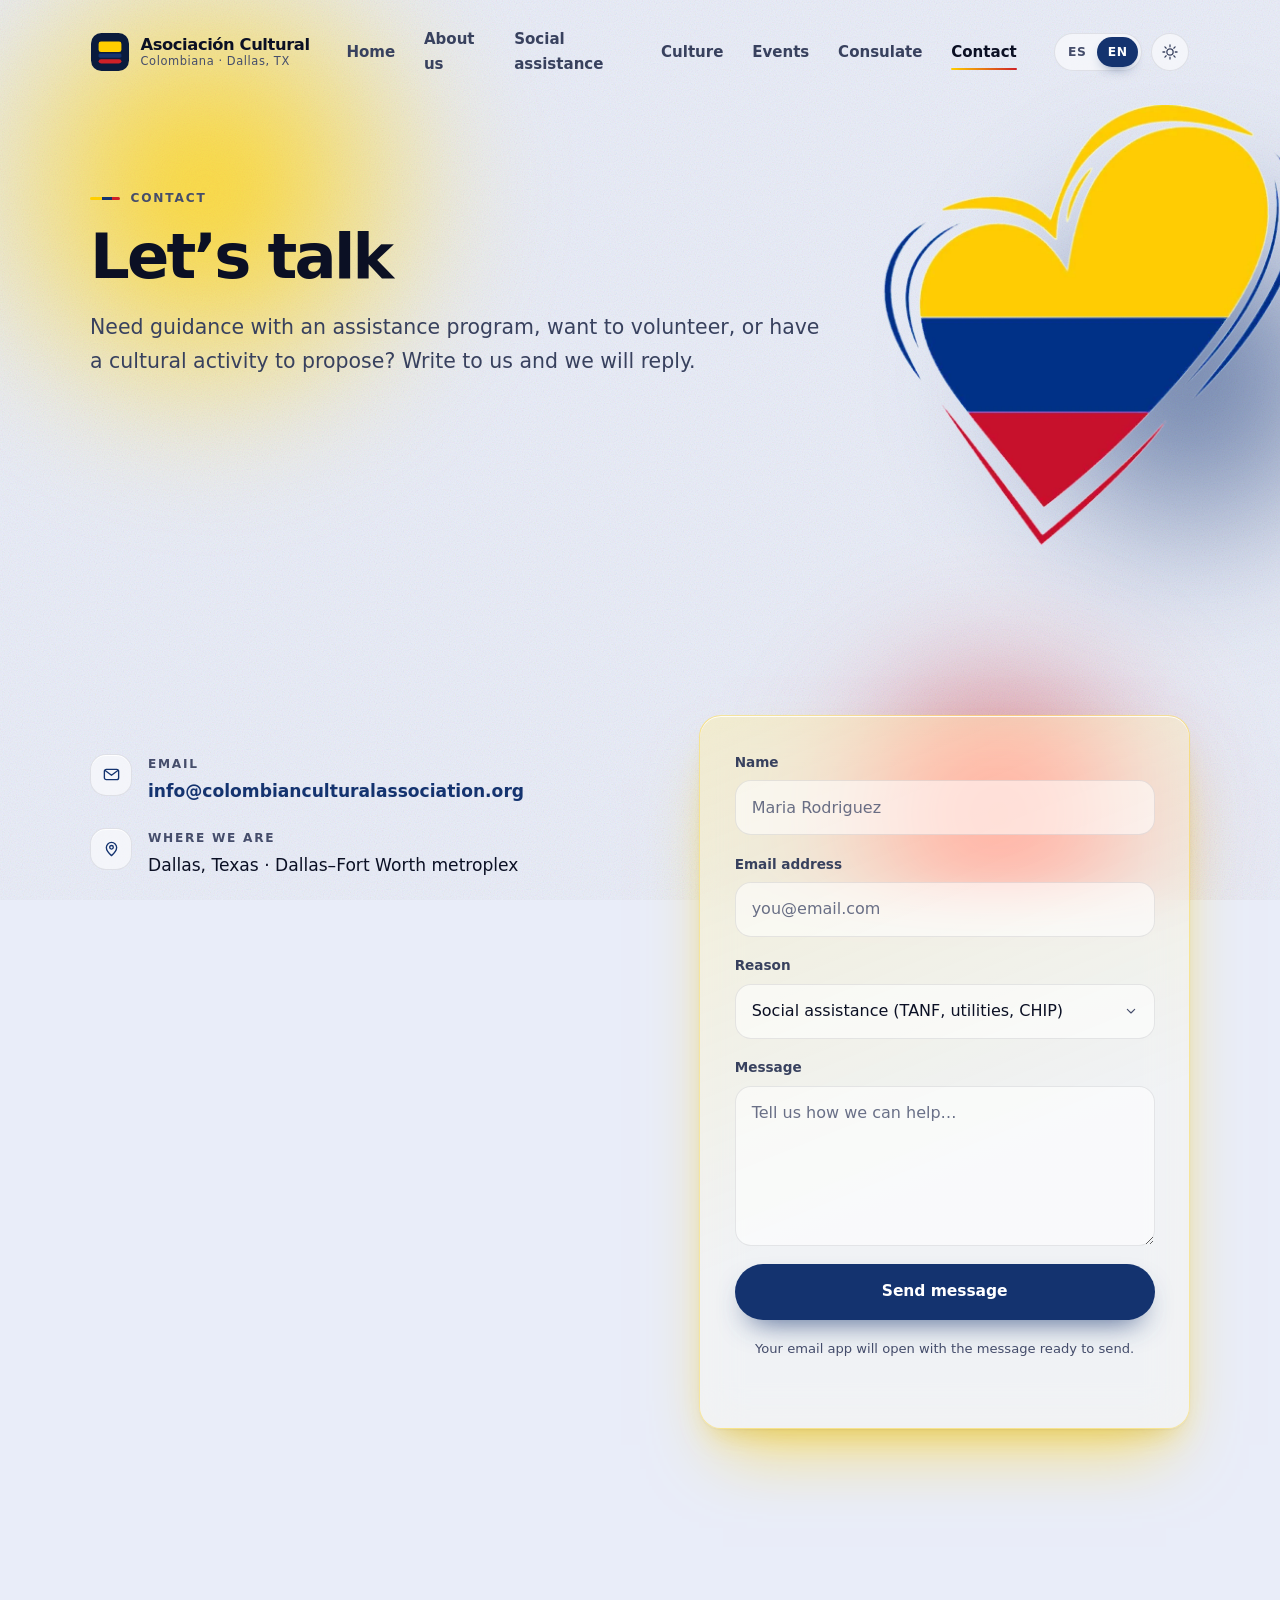
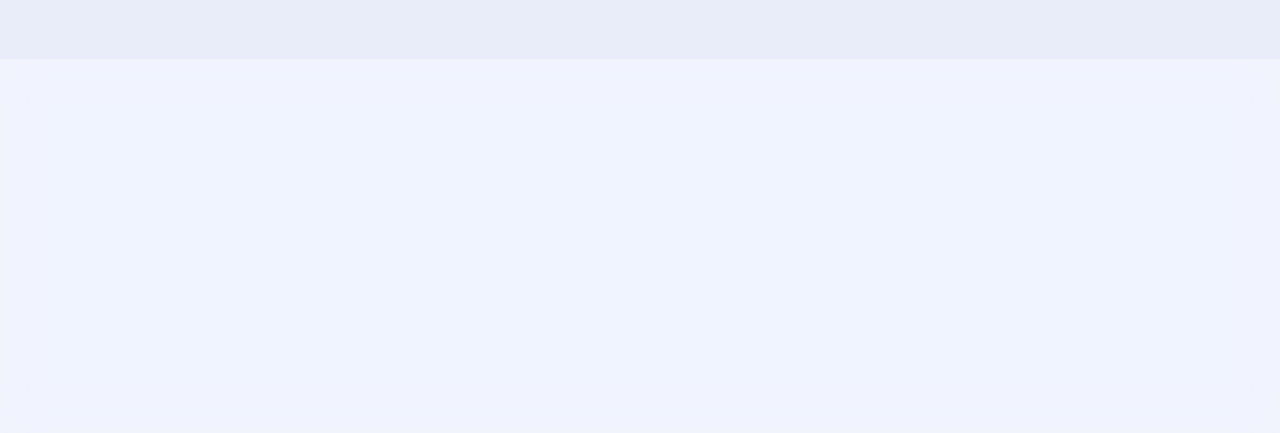
<file: contacto.html>
<!DOCTYPE html>
<html lang="es" data-theme="light">
<head>
<meta charset="utf-8">
<meta name="viewport" content="width=device-width, initial-scale=1">
<title>Contacto | Asociación Cultural Colombiana</title>
<meta name="description" content="Escríbenos para recibir orientación gratuita sobre programas de ayuda en Dallas, Texas.">
<meta name="theme-color" content="#E9EDF9" media="(prefers-color-scheme: light)">
<meta name="theme-color" content="#050914" media="(prefers-color-scheme: dark)">

<meta property="og:type" content="website">
<meta property="og:site_name" content="Asociación Cultural Colombiana">
<meta property="og:title" content="Contacto | Asociación Cultural Colombiana">
<meta property="og:description" content="Escríbenos para recibir orientación gratuita sobre programas de ayuda en Dallas, Texas.">
<meta property="og:locale" content="es_US">
<meta property="og:locale:alternate" content="en_US">

<link rel="icon" href="data:image/svg+xml,%3Csvg xmlns='http://www.w3.org/2000/svg' viewBox='0 0 32 32'%3E%3Crect width='32' height='32' rx='8' fill='%230A1B3D'/%3E%3Crect x='6' y='7' width='20' height='9' rx='2' fill='%23FFCE00'/%3E%3Crect x='6' y='17' width='20' height='4' rx='1.5' fill='%2314336F'/%3E%3Crect x='6' y='22' width='20' height='4' rx='2' fill='%23CE2027'/%3E%3C/svg%3E">
<link rel="stylesheet" href="assets/css/styles.css">
<noscript><style>.reveal{opacity:1 !important;transform:none !important}</style></noscript>
</head>
<body>

<a class="skip-link" href="#main" data-i18n="a11y.skip">Saltar al contenido principal</a>

<!-- Fixed field of light behind everything: the flag as illumination. -->
<div class="luminaria" aria-hidden="true">
  <span class="luz luz-amarilla" data-depth="26"></span>
  <span class="luz luz-azul" data-depth="-18"></span>
  <span class="luz luz-roja" data-depth="34"></span>
</div>

<header class="site-header" id="siteHeader">
  <div class="shell header-inner">
    <a class="brand" href="index.html" aria-label="Asociación Cultural Colombiana — inicio">
      <span class="brand-mark" aria-hidden="true"><svg viewBox="0 0 40 40" fill="none">
  <rect width="40" height="40" rx="11" fill="#0A1B3D"/>
  <rect x="8" y="9" width="24" height="11" rx="2.5" fill="#FFCE00"/>
  <rect x="8" y="21.5" width="24" height="4.5" rx="1.5" fill="#14336F"/>
  <rect x="8" y="27.5" width="24" height="4.5" rx="2.5" fill="#CE2027"/>
</svg></span>
      <span class="brand-text">
        <strong>Asociación Cultural</strong>
        <span>Colombiana · Dallas, TX</span>
      </span>
    </a>

    <nav class="nav" id="primaryNav" aria-label="Navegación principal">
      <a href="index.html" data-i18n="nav.inicio">Inicio</a>
      <a href="quienes-somos.html" data-i18n="nav.quienes">Quiénes somos</a>
      <a href="asistencia.html" data-i18n="nav.asistencia">Asistencia social</a>
      <a href="cultura.html" data-i18n="nav.cultura">Cultura</a>
      <a href="eventos.html" data-i18n="nav.eventos">Eventos</a>
      <a href="consulado.html" data-i18n="nav.consulado">Consulado</a>
      <a href="contacto.html" class="is-current" aria-current="page" data-i18n="nav.contacto">Contacto</a>
    </nav>

    <div class="header-actions">
      <div class="lang-switch" role="group" aria-label="Idioma / Language">
        <button type="button" data-lang="es" class="is-active" aria-pressed="true">ES</button>
        <button type="button" data-lang="en" aria-pressed="false">EN</button>
      </div>

      <button type="button" class="icon-btn" id="themeToggle" aria-label="Cambiar tema" data-i18n-attr="aria-label:a11y.theme">
        <svg class="i-sun" viewBox="0 0 24 24" aria-hidden="true"><circle cx="12" cy="12" r="4.2"/><path d="M12 2.6v2.4M12 19v2.4M2.6 12H5m14 0h2.4M5.2 5.2l1.7 1.7M17.1 17.1l1.7 1.7M18.8 5.2l-1.7 1.7M6.9 17.1l-1.7 1.7"/></svg>
        <svg class="i-moon" viewBox="0 0 24 24" aria-hidden="true"><path d="M20.5 14.6A8.6 8.6 0 1 1 9.4 3.5a7 7 0 0 0 11.1 11.1Z"/></svg>
      </button>

      <button type="button" class="icon-btn nav-toggle" id="navToggle" aria-expanded="false" aria-controls="primaryNav" aria-label="Abrir menú" data-i18n-attr="aria-label:a11y.menu">
        <span class="burger" aria-hidden="true"><i></i><i></i><i></i></span>
      </button>
    </div>
  </div>
</header>

<main id="main">
<section class="hero hero-inner-page">
  
<div class="cuadros" aria-hidden="true">
  <img src="assets/img/corazon.webp" alt="" loading="eager" decoding="async" width="900" height="900">
</div>
  <div class="shell hero-inner">
    <p class="eyebrow reveal" data-i18n="ct.eyebrow">Contacto</p>
    <h1 class="hero-title hero-title-sm reveal" data-i18n="ct.title">Hablemos</h1>
    <p class="hero-lead reveal" data-i18n="ct.lead">¿Necesitas orientación con una ayuda, quieres ser voluntario o proponer una actividad cultural? Escríbenos y te respondemos.</p>
  </div>
</section>
<section class="section">
  <div class="shell contact-inner">
    <div class="contact-copy reveal">
      <ul class="contact-list">
        <li>
          <span class="c-icon" aria-hidden="true"><svg viewBox="0 0 24 24"><rect x="3" y="5.5" width="18" height="13" rx="2.5"/><path d="m4 7 8 6 8-6"/></svg></span>
          <div>
            <p class="c-label" data-i18n="form.emailL">Correo</p>
            <!-- TODO: confirmar la dirección de correo oficial -->
            <a href="mailto:info@colombianculturalassociation.org">info@colombianculturalassociation.org</a>
          </div>
        </li>
        <li>
          <span class="c-icon" aria-hidden="true"><svg viewBox="0 0 24 24"><path d="M12 21s-6.5-5.6-6.5-10.2A6.5 6.5 0 0 1 18.5 10.8C18.5 15.4 12 21 12 21Z"/><circle cx="12" cy="10.5" r="2.3"/></svg></span>
          <div>
            <p class="c-label" data-i18n="form.placeL">Dónde estamos</p>
            <p data-i18n="form.placeV">Dallas, Texas · Área metropolitana de Dallas–Fort Worth</p>
          </div>
        </li>
      </ul>
    </div>

    <form class="card contact-form reveal lit-amarillo" id="contactForm" novalidate>
      <div class="field">
        <label for="cf-name" data-i18n="form.name">Nombre</label>
        <input id="cf-name" name="name" type="text" autocomplete="name" required placeholder="María Rodríguez" data-i18n-attr="placeholder:form.namePh">
      </div>
      <div class="field">
        <label for="cf-email" data-i18n="form.email">Correo electrónico</label>
        <input id="cf-email" name="email" type="email" autocomplete="email" required placeholder="tu@correo.com" data-i18n-attr="placeholder:form.emailPh">
      </div>
      <div class="field">
        <label for="cf-topic" data-i18n="form.topic">Motivo</label>
        <div class="select-wrap">
          <select id="cf-topic" name="topic">
            <option data-i18n="form.t1">Asistencia social (TANF, servicios, CHIP)</option>
            <option data-i18n="form.t2">Trámites y consulado</option>
            <option data-i18n="form.t3">Voluntariado</option>
            <option data-i18n="form.t4">Actividades culturales</option>
            <option data-i18n="form.t5">Otro</option>
          </select>
          <svg viewBox="0 0 24 24" aria-hidden="true"><path d="m6.5 9.5 5.5 5.5 5.5-5.5"/></svg>
        </div>
      </div>
      <div class="field">
        <label for="cf-msg" data-i18n="form.message">Mensaje</label>
        <textarea id="cf-msg" name="message" rows="5" required placeholder="Cuéntanos en qué podemos ayudarte…" data-i18n-attr="placeholder:form.messagePh"></textarea>
      </div>
      <button class="btn btn-primary btn-block" type="submit" data-i18n="form.submit">Enviar mensaje</button>
      <p class="form-note" data-i18n="form.note">Se abrirá tu aplicación de correo con el mensaje listo para enviar.</p>
      <p class="form-status" id="formStatus" role="status" aria-live="polite"></p>
    </form>
  </div>
</section>
</main>

<footer class="site-footer">
  <span class="footer-ribbon" aria-hidden="true"></span>
  <div class="shell footer-inner">
    <div class="footer-brand">
      <span class="brand-mark" aria-hidden="true"><svg viewBox="0 0 40 40" fill="none">
  <rect width="40" height="40" rx="11" fill="#0A1B3D"/>
  <rect x="8" y="9" width="24" height="11" rx="2.5" fill="#FFCE00"/>
  <rect x="8" y="21.5" width="24" height="4.5" rx="1.5" fill="#14336F"/>
  <rect x="8" y="27.5" width="24" height="4.5" rx="2.5" fill="#CE2027"/>
</svg></span>
      <p class="footer-name">Asociación Cultural Colombiana</p>
      <p class="footer-tag" data-i18n="footer.tagline">Empoderando y conectando comunidades a través del arte y la cultura, en Dallas, Texas.</p>
      <p class="footer-legal" data-i18n="footer.legal">Organización sin ánimo de lucro al servicio de la comunidad colombiana en Texas.</p>
    </div>
    <nav class="footer-nav" aria-label="Enlaces del sitio">
      <div>
        <h3 data-i18n="footer.col1">La asociación</h3>
        <a href="quienes-somos.html" data-i18n="nav.quienes">Quiénes somos</a>
        <a href="cultura.html" data-i18n="nav.cultura">Cultura</a>
        <a href="eventos.html" data-i18n="nav.eventos">Eventos</a>
      </div>
      <div>
        <h3 data-i18n="footer.col2">Ayuda</h3>
        <a href="asistencia.html" data-i18n="nav.asistencia">Asistencia social</a>
        <a href="consulado.html" data-i18n="nav.consulado">Consulado</a>
        <a href="contacto.html" data-i18n="nav.contacto">Contacto</a>
      </div>
      <div>
        <h3 data-i18n="footer.col3">Enlaces de interés</h3>
        <a href="https://www.cancilleria.gov.co/" target="_blank" rel="noopener">Cancillería de Colombia</a>
        <a href="https://bogota.gov.co/" target="_blank" rel="noopener">Alcaldía de Bogotá</a>
        <a href="https://www.hhs.texas.gov/" target="_blank" rel="noopener">Texas HHS</a>
      </div>
    </nav>
  </div>
  <div class="shell footer-bottom">
    <p>&copy; <span id="year">2026</span> Asociación Cultural Colombiana. <span data-i18n="footer.rights">Todos los derechos reservados.</span></p>
    <p class="footer-made" data-i18n="footer.made">Hecho con orgullo colombiano en Dallas 🇨🇴</p>
  </div>
</footer>

<script src="assets/js/main.js"></script>
</body>
</html>
</file>
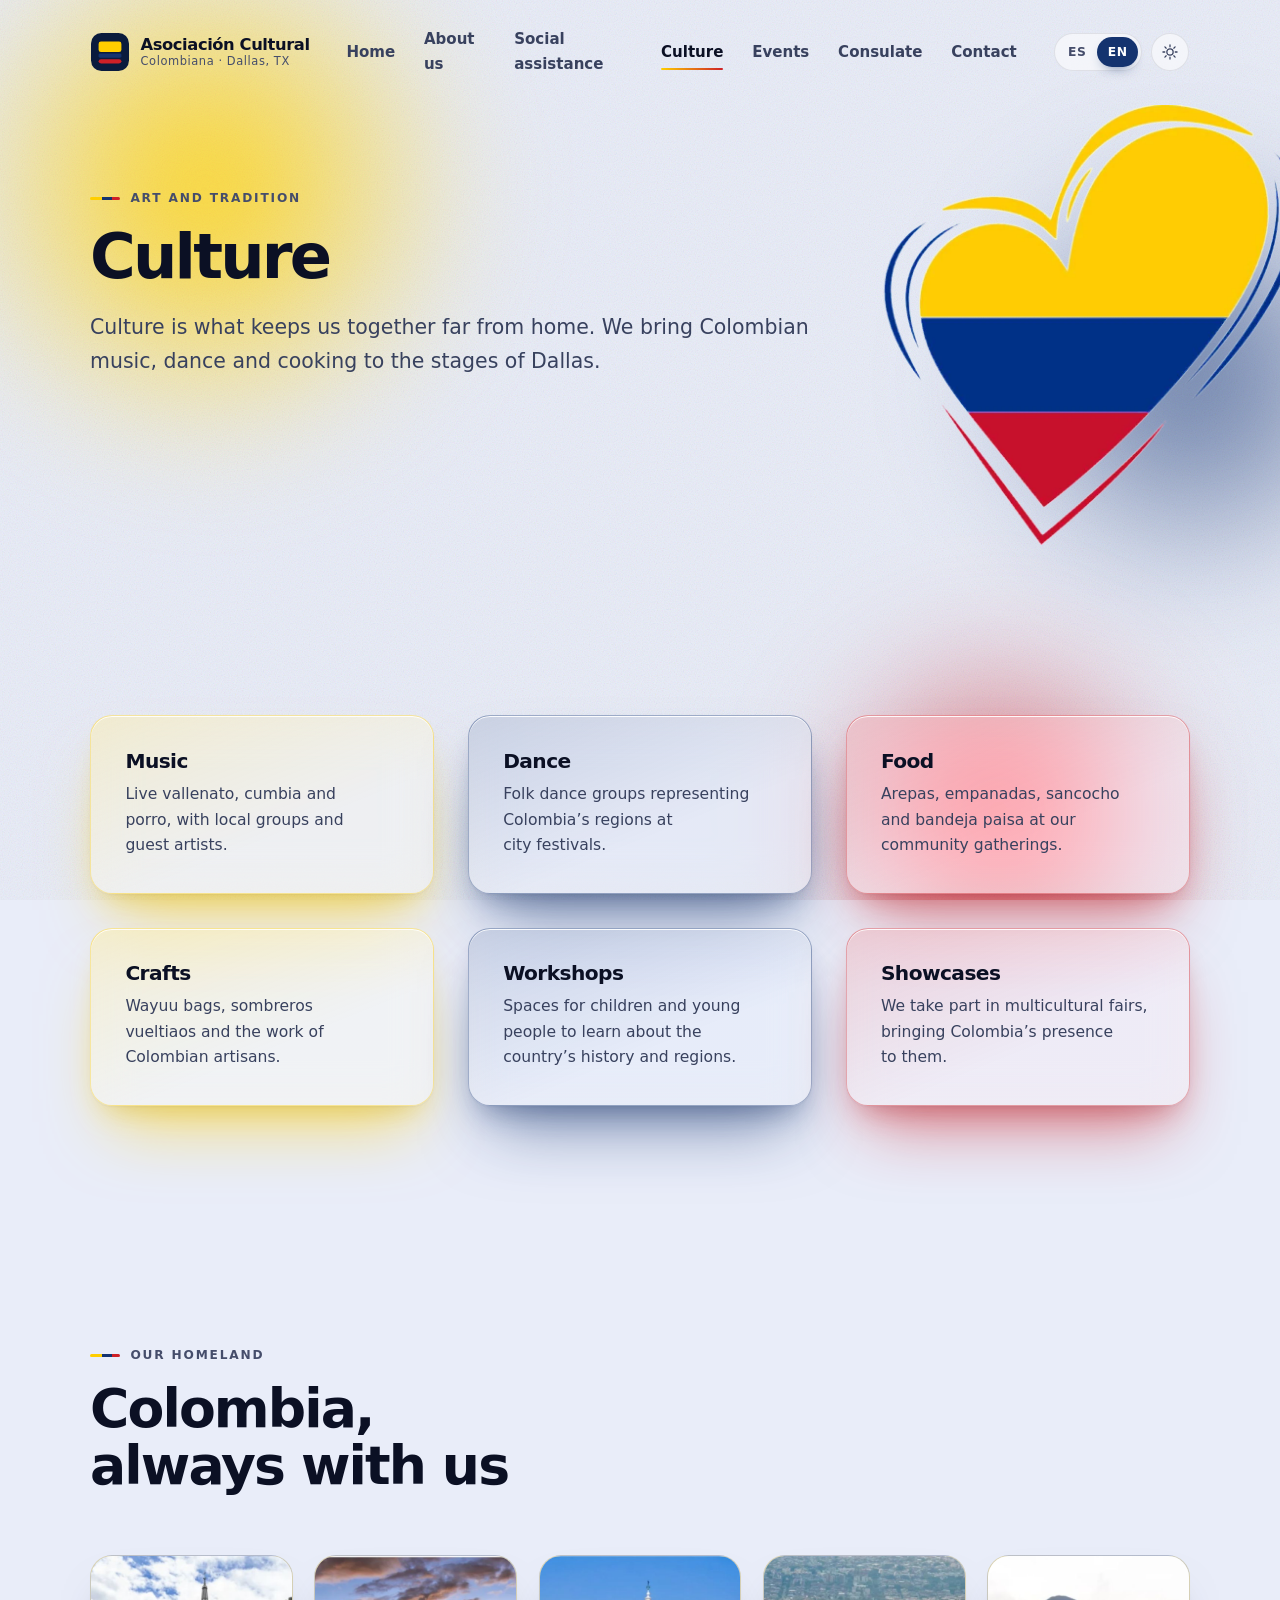
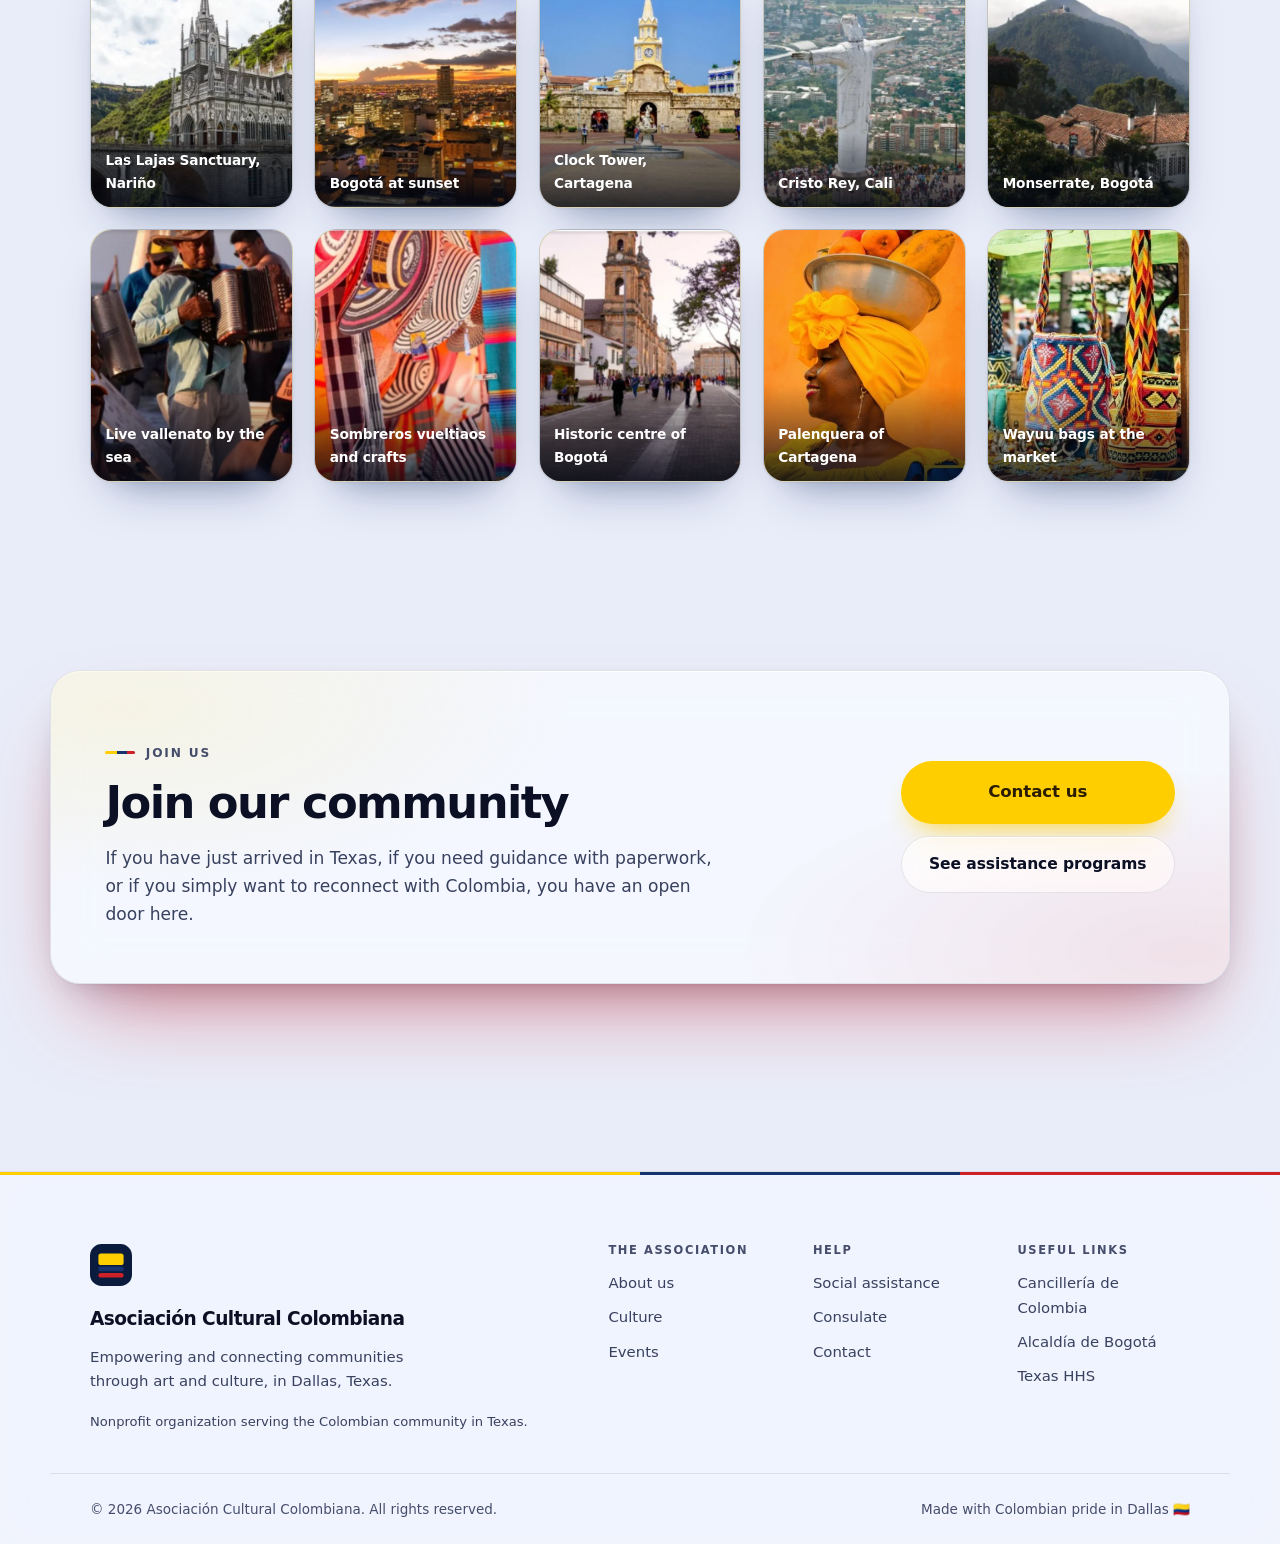
<file: cultura.html>
<!DOCTYPE html>
<html lang="es" data-theme="light">
<head>
<meta charset="utf-8">
<meta name="viewport" content="width=device-width, initial-scale=1">
<title>Cultura | Asociación Cultural Colombiana</title>
<meta name="description" content="Música, danza, gastronomía y artesanía colombiana en Dallas, Texas.">
<meta name="theme-color" content="#E9EDF9" media="(prefers-color-scheme: light)">
<meta name="theme-color" content="#050914" media="(prefers-color-scheme: dark)">

<meta property="og:type" content="website">
<meta property="og:site_name" content="Asociación Cultural Colombiana">
<meta property="og:title" content="Cultura | Asociación Cultural Colombiana">
<meta property="og:description" content="Música, danza, gastronomía y artesanía colombiana en Dallas, Texas.">
<meta property="og:locale" content="es_US">
<meta property="og:locale:alternate" content="en_US">

<link rel="icon" href="data:image/svg+xml,%3Csvg xmlns='http://www.w3.org/2000/svg' viewBox='0 0 32 32'%3E%3Crect width='32' height='32' rx='8' fill='%230A1B3D'/%3E%3Crect x='6' y='7' width='20' height='9' rx='2' fill='%23FFCE00'/%3E%3Crect x='6' y='17' width='20' height='4' rx='1.5' fill='%2314336F'/%3E%3Crect x='6' y='22' width='20' height='4' rx='2' fill='%23CE2027'/%3E%3C/svg%3E">
<link rel="stylesheet" href="assets/css/styles.css">
<noscript><style>.reveal{opacity:1 !important;transform:none !important}</style></noscript>
</head>
<body>

<a class="skip-link" href="#main" data-i18n="a11y.skip">Saltar al contenido principal</a>

<!-- Fixed field of light behind everything: the flag as illumination. -->
<div class="luminaria" aria-hidden="true">
  <span class="luz luz-amarilla" data-depth="26"></span>
  <span class="luz luz-azul" data-depth="-18"></span>
  <span class="luz luz-roja" data-depth="34"></span>
</div>

<header class="site-header" id="siteHeader">
  <div class="shell header-inner">
    <a class="brand" href="index.html" aria-label="Asociación Cultural Colombiana — inicio">
      <span class="brand-mark" aria-hidden="true"><svg viewBox="0 0 40 40" fill="none">
  <rect width="40" height="40" rx="11" fill="#0A1B3D"/>
  <rect x="8" y="9" width="24" height="11" rx="2.5" fill="#FFCE00"/>
  <rect x="8" y="21.5" width="24" height="4.5" rx="1.5" fill="#14336F"/>
  <rect x="8" y="27.5" width="24" height="4.5" rx="2.5" fill="#CE2027"/>
</svg></span>
      <span class="brand-text">
        <strong>Asociación Cultural</strong>
        <span>Colombiana · Dallas, TX</span>
      </span>
    </a>

    <nav class="nav" id="primaryNav" aria-label="Navegación principal">
      <a href="index.html" data-i18n="nav.inicio">Inicio</a>
      <a href="quienes-somos.html" data-i18n="nav.quienes">Quiénes somos</a>
      <a href="asistencia.html" data-i18n="nav.asistencia">Asistencia social</a>
      <a href="cultura.html" class="is-current" aria-current="page" data-i18n="nav.cultura">Cultura</a>
      <a href="eventos.html" data-i18n="nav.eventos">Eventos</a>
      <a href="consulado.html" data-i18n="nav.consulado">Consulado</a>
      <a href="contacto.html" data-i18n="nav.contacto">Contacto</a>
    </nav>

    <div class="header-actions">
      <div class="lang-switch" role="group" aria-label="Idioma / Language">
        <button type="button" data-lang="es" class="is-active" aria-pressed="true">ES</button>
        <button type="button" data-lang="en" aria-pressed="false">EN</button>
      </div>

      <button type="button" class="icon-btn" id="themeToggle" aria-label="Cambiar tema" data-i18n-attr="aria-label:a11y.theme">
        <svg class="i-sun" viewBox="0 0 24 24" aria-hidden="true"><circle cx="12" cy="12" r="4.2"/><path d="M12 2.6v2.4M12 19v2.4M2.6 12H5m14 0h2.4M5.2 5.2l1.7 1.7M17.1 17.1l1.7 1.7M18.8 5.2l-1.7 1.7M6.9 17.1l-1.7 1.7"/></svg>
        <svg class="i-moon" viewBox="0 0 24 24" aria-hidden="true"><path d="M20.5 14.6A8.6 8.6 0 1 1 9.4 3.5a7 7 0 0 0 11.1 11.1Z"/></svg>
      </button>

      <button type="button" class="icon-btn nav-toggle" id="navToggle" aria-expanded="false" aria-controls="primaryNav" aria-label="Abrir menú" data-i18n-attr="aria-label:a11y.menu">
        <span class="burger" aria-hidden="true"><i></i><i></i><i></i></span>
      </button>
    </div>
  </div>
</header>

<main id="main">
<section class="hero hero-inner-page">
  
<div class="cuadros" aria-hidden="true">
  <img src="assets/img/corazon.webp" alt="" loading="eager" decoding="async" width="900" height="900">
</div>
  <div class="shell hero-inner">
    <p class="eyebrow reveal" data-i18n="cu.eyebrow">Arte y tradición</p>
    <h1 class="hero-title hero-title-sm reveal" data-i18n="cu.title">Cultura</h1>
    <p class="hero-lead reveal" data-i18n="cu.lead">La cultura es lo que nos mantiene unidos lejos de casa. Llevamos la música, la danza y la cocina colombiana a los escenarios de Dallas.</p>
  </div>
</section>
<section class="section">
  <div class="shell">
    <div class="cards">
      <article class="card program reveal lit-amarillo">
        <h3 data-i18n="cu.c1t">Música</h3>
        <p data-i18n="cu.c1p">Vallenato, cumbia y porro en vivo, con agrupaciones locales y artistas invitados.</p>
      </article>
      <article class="card program reveal lit-azul">
        <h3 data-i18n="cu.c2t">Danza</h3>
        <p data-i18n="cu.c2p">Grupos de baile folclórico que representan las regiones de Colombia en festivales de la ciudad.</p>
      </article>
      <article class="card program reveal lit-rojo">
        <h3 data-i18n="cu.c3t">Gastronomía</h3>
        <p data-i18n="cu.c3p">Arepas, empanadas, sancocho y bandeja paisa en nuestras jornadas comunitarias.</p>
      </article>
      <article class="card program reveal lit-amarillo">
        <h3 data-i18n="cu.c4t">Artesanía</h3>
        <p data-i18n="cu.c4p">Mochilas wayuu, sombreros vueltiaos y el trabajo de artesanos colombianos.</p>
      </article>
      <article class="card program reveal lit-azul">
        <h3 data-i18n="cu.c5t">Talleres</h3>
        <p data-i18n="cu.c5p">Espacios para que niños y jóvenes aprendan sobre la historia y las regiones del país.</p>
      </article>
      <article class="card program reveal lit-rojo">
        <h3 data-i18n="cu.c6t">Muestras</h3>
        <p data-i18n="cu.c6p">Participamos en ferias multiculturales llevando la representación de Colombia.</p>
      </article>
    </div>
  </div>
</section>
<section class="section galeria-section">
  <div class="shell">
    <div class="section-head reveal">
      <p class="eyebrow" data-i18n="galeria.eyebrow">Nuestra tierra</p>
      <h2 class="section-title" data-i18n="galeria.title">Colombia, siempre presente</h2>
    </div>
    <div class="galeria">
      <figure class="foto reveal">
        <img src="assets/img/galeria-1.jpg" alt="Santuario de Las Lajas, Nariño" loading="lazy" decoding="async" width="800" height="1000"
             data-i18n-attr="alt:galeria.alt1">
        <figcaption data-i18n="galeria.cap1">Santuario de Las Lajas, Nariño</figcaption>
      </figure>
      <figure class="foto reveal">
        <img src="assets/img/galeria-2.jpg" alt="Bogotá al atardecer" loading="lazy" decoding="async" width="800" height="1000"
             data-i18n-attr="alt:galeria.alt2">
        <figcaption data-i18n="galeria.cap2">Bogotá al atardecer</figcaption>
      </figure>
      <figure class="foto reveal">
        <img src="assets/img/galeria-3.jpg" alt="Torre del Reloj, Cartagena" loading="lazy" decoding="async" width="800" height="1000"
             data-i18n-attr="alt:galeria.alt3">
        <figcaption data-i18n="galeria.cap3">Torre del Reloj, Cartagena</figcaption>
      </figure>
      <figure class="foto reveal">
        <img src="assets/img/galeria-4.jpg" alt="Cristo Rey, Cali" loading="lazy" decoding="async" width="800" height="1000"
             data-i18n-attr="alt:galeria.alt4">
        <figcaption data-i18n="galeria.cap4">Cristo Rey, Cali</figcaption>
      </figure>
      <figure class="foto reveal">
        <img src="assets/img/galeria-5.jpg" alt="Cerro de Monserrate, Bogotá" loading="lazy" decoding="async" width="800" height="1000"
             data-i18n-attr="alt:galeria.alt5">
        <figcaption data-i18n="galeria.cap5">Cerro de Monserrate, Bogotá</figcaption>
      </figure>
      <figure class="foto reveal">
        <img src="assets/img/galeria-6.jpg" alt="Vallenato en vivo junto al mar" loading="lazy" decoding="async" width="800" height="1000"
             data-i18n-attr="alt:galeria.alt6">
        <figcaption data-i18n="galeria.cap6">Vallenato en vivo junto al mar</figcaption>
      </figure>
      <figure class="foto reveal">
        <img src="assets/img/galeria-7.jpg" alt="Sombreros vueltiaos y artesanías" loading="lazy" decoding="async" width="800" height="1000"
             data-i18n-attr="alt:galeria.alt7">
        <figcaption data-i18n="galeria.cap7">Sombreros vueltiaos y artesanías</figcaption>
      </figure>
      <figure class="foto reveal">
        <img src="assets/img/galeria-8.jpg" alt="Centro histórico de Bogotá" loading="lazy" decoding="async" width="800" height="1000"
             data-i18n-attr="alt:galeria.alt8">
        <figcaption data-i18n="galeria.cap8">Centro histórico de Bogotá</figcaption>
      </figure>
      <figure class="foto reveal">
        <img src="assets/img/galeria-9.jpg" alt="Palenquera de Cartagena" loading="lazy" decoding="async" width="800" height="1000"
             data-i18n-attr="alt:galeria.alt9">
        <figcaption data-i18n="galeria.cap9">Palenquera de Cartagena</figcaption>
      </figure>
      <figure class="foto reveal">
        <img src="assets/img/galeria-10.jpg" alt="Mochilas wayuu en el mercado" loading="lazy" decoding="async" width="800" height="1000"
             data-i18n-attr="alt:galeria.alt10">
        <figcaption data-i18n="galeria.cap10">Mochilas wayuu en el mercado</figcaption>
      </figure>
    </div>
  </div>
</section>
<section class="support" id="unete">
  <div class="shell support-inner reveal lit-azul">
    <div class="support-copy">
      <p class="eyebrow" data-i18n="cta.eyebrow">Te esperamos</p>
      <h2 data-i18n="cta.title">Únete a nuestra comunidad</h2>
      <p data-i18n="cta.text">Si acabas de llegar a Texas, si necesitas orientación con un trámite o si simplemente quieres reencontrarte con lo colombiano, aquí tienes una puerta abierta.</p>
    </div>
    <div class="support-actions">
      <a class="btn btn-gold btn-lg" href="contacto.html" data-i18n="cta.primary">Escríbenos</a>
      <a class="btn btn-ghost" href="asistencia.html" data-i18n="cta.secondary">Ver programas de ayuda</a>
    </div>
  </div>
</section>
</main>

<footer class="site-footer">
  <span class="footer-ribbon" aria-hidden="true"></span>
  <div class="shell footer-inner">
    <div class="footer-brand">
      <span class="brand-mark" aria-hidden="true"><svg viewBox="0 0 40 40" fill="none">
  <rect width="40" height="40" rx="11" fill="#0A1B3D"/>
  <rect x="8" y="9" width="24" height="11" rx="2.5" fill="#FFCE00"/>
  <rect x="8" y="21.5" width="24" height="4.5" rx="1.5" fill="#14336F"/>
  <rect x="8" y="27.5" width="24" height="4.5" rx="2.5" fill="#CE2027"/>
</svg></span>
      <p class="footer-name">Asociación Cultural Colombiana</p>
      <p class="footer-tag" data-i18n="footer.tagline">Empoderando y conectando comunidades a través del arte y la cultura, en Dallas, Texas.</p>
      <p class="footer-legal" data-i18n="footer.legal">Organización sin ánimo de lucro al servicio de la comunidad colombiana en Texas.</p>
    </div>
    <nav class="footer-nav" aria-label="Enlaces del sitio">
      <div>
        <h3 data-i18n="footer.col1">La asociación</h3>
        <a href="quienes-somos.html" data-i18n="nav.quienes">Quiénes somos</a>
        <a href="cultura.html" data-i18n="nav.cultura">Cultura</a>
        <a href="eventos.html" data-i18n="nav.eventos">Eventos</a>
      </div>
      <div>
        <h3 data-i18n="footer.col2">Ayuda</h3>
        <a href="asistencia.html" data-i18n="nav.asistencia">Asistencia social</a>
        <a href="consulado.html" data-i18n="nav.consulado">Consulado</a>
        <a href="contacto.html" data-i18n="nav.contacto">Contacto</a>
      </div>
      <div>
        <h3 data-i18n="footer.col3">Enlaces de interés</h3>
        <a href="https://www.cancilleria.gov.co/" target="_blank" rel="noopener">Cancillería de Colombia</a>
        <a href="https://bogota.gov.co/" target="_blank" rel="noopener">Alcaldía de Bogotá</a>
        <a href="https://www.hhs.texas.gov/" target="_blank" rel="noopener">Texas HHS</a>
      </div>
    </nav>
  </div>
  <div class="shell footer-bottom">
    <p>&copy; <span id="year">2026</span> Asociación Cultural Colombiana. <span data-i18n="footer.rights">Todos los derechos reservados.</span></p>
    <p class="footer-made" data-i18n="footer.made">Hecho con orgullo colombiano en Dallas 🇨🇴</p>
  </div>
</footer>

<script src="assets/js/main.js"></script>
</body>
</html>
</file>
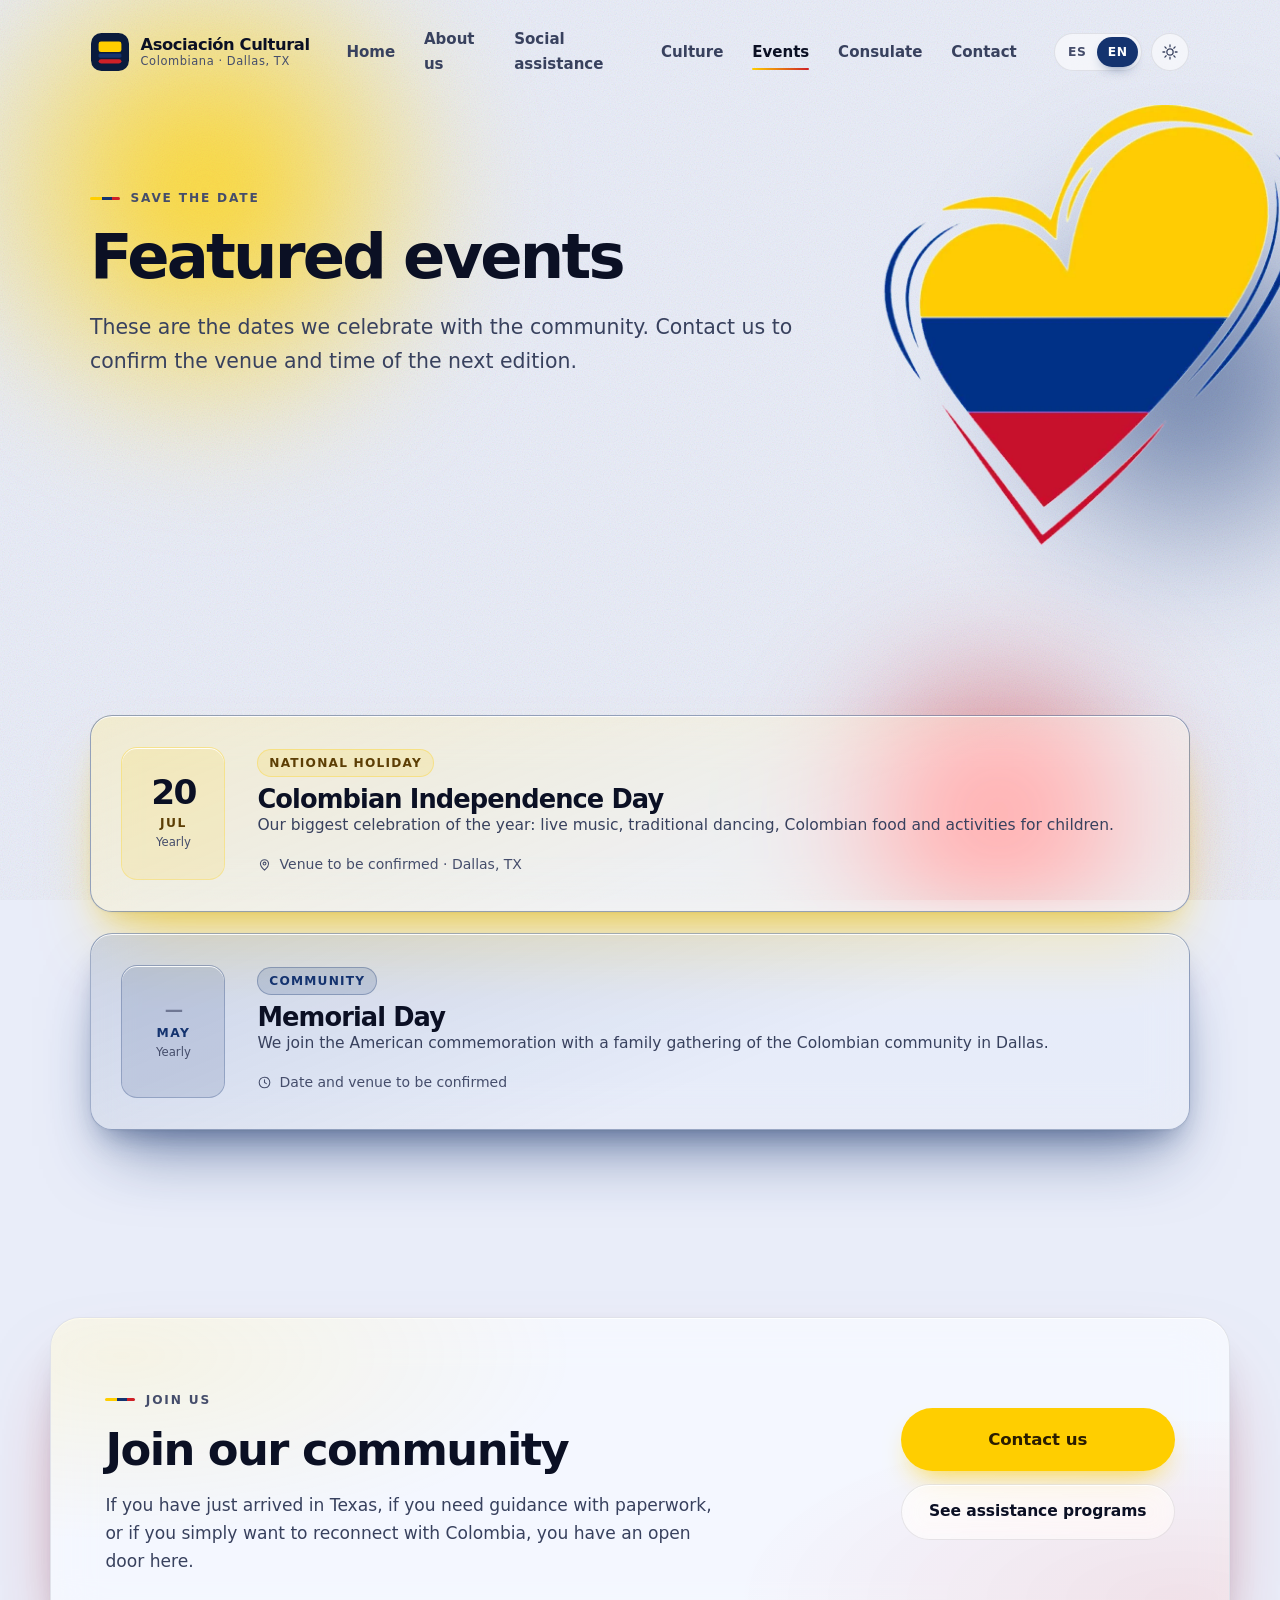
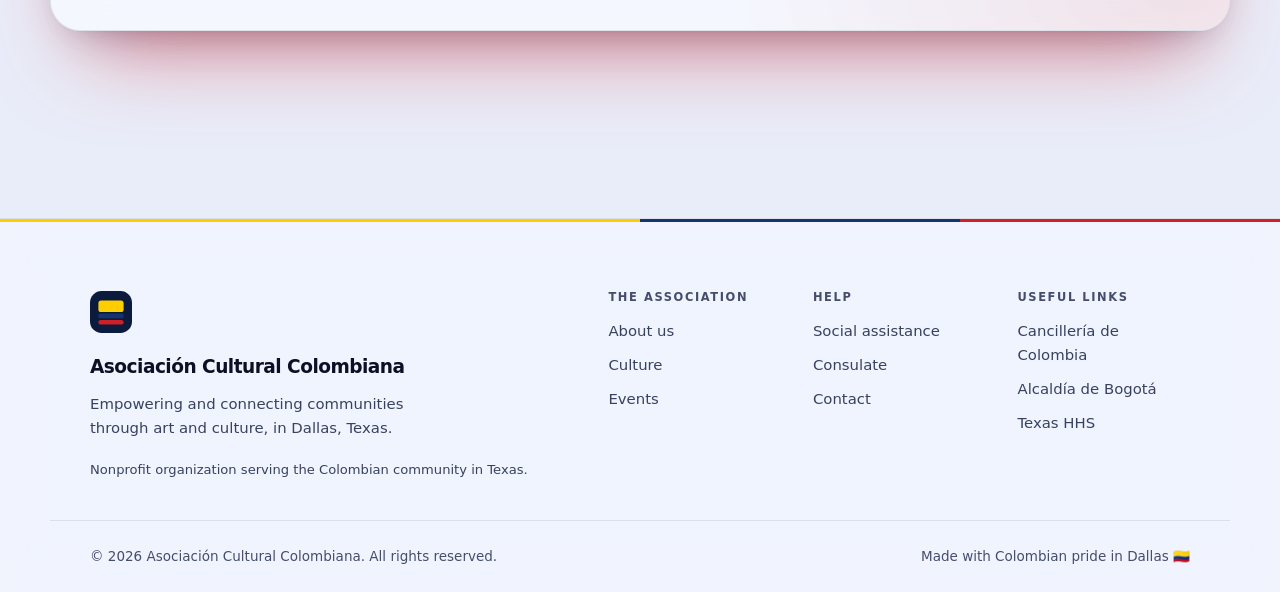
<file: eventos.html>
<!DOCTYPE html>
<html lang="es" data-theme="light">
<head>
<meta charset="utf-8">
<meta name="viewport" content="width=device-width, initial-scale=1">
<title>Eventos | Asociación Cultural Colombiana</title>
<meta name="description" content="Día de la Independencia de Colombia y Memorial Day con la comunidad colombiana de Dallas, Texas.">
<meta name="theme-color" content="#E9EDF9" media="(prefers-color-scheme: light)">
<meta name="theme-color" content="#050914" media="(prefers-color-scheme: dark)">

<meta property="og:type" content="website">
<meta property="og:site_name" content="Asociación Cultural Colombiana">
<meta property="og:title" content="Eventos | Asociación Cultural Colombiana">
<meta property="og:description" content="Día de la Independencia de Colombia y Memorial Day con la comunidad colombiana de Dallas, Texas.">
<meta property="og:locale" content="es_US">
<meta property="og:locale:alternate" content="en_US">

<link rel="icon" href="data:image/svg+xml,%3Csvg xmlns='http://www.w3.org/2000/svg' viewBox='0 0 32 32'%3E%3Crect width='32' height='32' rx='8' fill='%230A1B3D'/%3E%3Crect x='6' y='7' width='20' height='9' rx='2' fill='%23FFCE00'/%3E%3Crect x='6' y='17' width='20' height='4' rx='1.5' fill='%2314336F'/%3E%3Crect x='6' y='22' width='20' height='4' rx='2' fill='%23CE2027'/%3E%3C/svg%3E">
<link rel="stylesheet" href="assets/css/styles.css">
<noscript><style>.reveal{opacity:1 !important;transform:none !important}</style></noscript>
</head>
<body>

<a class="skip-link" href="#main" data-i18n="a11y.skip">Saltar al contenido principal</a>

<!-- Fixed field of light behind everything: the flag as illumination. -->
<div class="luminaria" aria-hidden="true">
  <span class="luz luz-amarilla" data-depth="26"></span>
  <span class="luz luz-azul" data-depth="-18"></span>
  <span class="luz luz-roja" data-depth="34"></span>
</div>

<header class="site-header" id="siteHeader">
  <div class="shell header-inner">
    <a class="brand" href="index.html" aria-label="Asociación Cultural Colombiana — inicio">
      <span class="brand-mark" aria-hidden="true"><svg viewBox="0 0 40 40" fill="none">
  <rect width="40" height="40" rx="11" fill="#0A1B3D"/>
  <rect x="8" y="9" width="24" height="11" rx="2.5" fill="#FFCE00"/>
  <rect x="8" y="21.5" width="24" height="4.5" rx="1.5" fill="#14336F"/>
  <rect x="8" y="27.5" width="24" height="4.5" rx="2.5" fill="#CE2027"/>
</svg></span>
      <span class="brand-text">
        <strong>Asociación Cultural</strong>
        <span>Colombiana · Dallas, TX</span>
      </span>
    </a>

    <nav class="nav" id="primaryNav" aria-label="Navegación principal">
      <a href="index.html" data-i18n="nav.inicio">Inicio</a>
      <a href="quienes-somos.html" data-i18n="nav.quienes">Quiénes somos</a>
      <a href="asistencia.html" data-i18n="nav.asistencia">Asistencia social</a>
      <a href="cultura.html" data-i18n="nav.cultura">Cultura</a>
      <a href="eventos.html" class="is-current" aria-current="page" data-i18n="nav.eventos">Eventos</a>
      <a href="consulado.html" data-i18n="nav.consulado">Consulado</a>
      <a href="contacto.html" data-i18n="nav.contacto">Contacto</a>
    </nav>

    <div class="header-actions">
      <div class="lang-switch" role="group" aria-label="Idioma / Language">
        <button type="button" data-lang="es" class="is-active" aria-pressed="true">ES</button>
        <button type="button" data-lang="en" aria-pressed="false">EN</button>
      </div>

      <button type="button" class="icon-btn" id="themeToggle" aria-label="Cambiar tema" data-i18n-attr="aria-label:a11y.theme">
        <svg class="i-sun" viewBox="0 0 24 24" aria-hidden="true"><circle cx="12" cy="12" r="4.2"/><path d="M12 2.6v2.4M12 19v2.4M2.6 12H5m14 0h2.4M5.2 5.2l1.7 1.7M17.1 17.1l1.7 1.7M18.8 5.2l-1.7 1.7M6.9 17.1l-1.7 1.7"/></svg>
        <svg class="i-moon" viewBox="0 0 24 24" aria-hidden="true"><path d="M20.5 14.6A8.6 8.6 0 1 1 9.4 3.5a7 7 0 0 0 11.1 11.1Z"/></svg>
      </button>

      <button type="button" class="icon-btn nav-toggle" id="navToggle" aria-expanded="false" aria-controls="primaryNav" aria-label="Abrir menú" data-i18n-attr="aria-label:a11y.menu">
        <span class="burger" aria-hidden="true"><i></i><i></i><i></i></span>
      </button>
    </div>
  </div>
</header>

<main id="main">
<section class="hero hero-inner-page">
  
<div class="cuadros" aria-hidden="true">
  <img src="assets/img/corazon.webp" alt="" loading="eager" decoding="async" width="900" height="900">
</div>
  <div class="shell hero-inner">
    <p class="eyebrow reveal" data-i18n="ev.eyebrow">Para no perderte</p>
    <h1 class="hero-title hero-title-sm reveal" data-i18n="ev.title">Eventos destacados</h1>
    <p class="hero-lead reveal" data-i18n="ev.lead">Estas son las fechas que celebramos con la comunidad. Escríbenos para confirmar lugar y hora de la próxima edición.</p>
  </div>
</section>
<section class="section">
  <div class="shell">
    <ol class="events">
      <li class="card event is-next reveal lit-amarillo">
        <div class="ev-date">
          <span class="ev-day">20</span>
          <span class="ev-mon" data-i18n="ev.e1m">Jul</span>
          <span class="ev-yr" data-i18n="ev.anual">Anual</span>
        </div>
        <div class="ev-body">
          <p class="ev-tag" data-i18n="ev.e1tag">Fiesta patria</p>
          <h2 data-i18n="ev.e1t">Día de la Independencia de Colombia</h2>
          <p data-i18n="ev.e1p">Nuestra celebración más grande del año: música en vivo, bailes tradicionales, comida colombiana y actividades para los niños.</p>
          <p class="ev-meta"><svg viewBox="0 0 24 24" aria-hidden="true"><path d="M12 21s-6.5-5.6-6.5-10.2A6.5 6.5 0 0 1 18.5 10.8C18.5 15.4 12 21 12 21Z"/><circle cx="12" cy="10.5" r="2.3"/></svg><span data-i18n="ev.tbd">Lugar por confirmar · Dallas, TX</span></p>
        </div>
      </li>
      <li class="card event reveal lit-azul">
        <div class="ev-date">
          <span class="ev-day ev-day-tbd">—</span>
          <span class="ev-mon" data-i18n="ev.e2m">May</span>
          <span class="ev-yr" data-i18n="ev.anual2">Anual</span>
        </div>
        <div class="ev-body">
          <p class="ev-tag" data-i18n="ev.e2tag">Comunidad</p>
          <h2 data-i18n="ev.e2t">Memorial Day</h2>
          <p data-i18n="ev.e2p">Nos sumamos a la conmemoración estadounidense con un encuentro familiar de la comunidad colombiana en Dallas.</p>
          <p class="ev-meta"><svg viewBox="0 0 24 24" aria-hidden="true"><circle cx="12" cy="12" r="8.5"/><path d="M12 7.8V12l3 1.8"/></svg><span data-i18n="ev.tbd2">Fecha y lugar por confirmar</span></p>
        </div>
      </li>
    </ol>
  </div>
</section>
<section class="support" id="unete">
  <div class="shell support-inner reveal lit-azul">
    <div class="support-copy">
      <p class="eyebrow" data-i18n="cta.eyebrow">Te esperamos</p>
      <h2 data-i18n="cta.title">Únete a nuestra comunidad</h2>
      <p data-i18n="cta.text">Si acabas de llegar a Texas, si necesitas orientación con un trámite o si simplemente quieres reencontrarte con lo colombiano, aquí tienes una puerta abierta.</p>
    </div>
    <div class="support-actions">
      <a class="btn btn-gold btn-lg" href="contacto.html" data-i18n="cta.primary">Escríbenos</a>
      <a class="btn btn-ghost" href="asistencia.html" data-i18n="cta.secondary">Ver programas de ayuda</a>
    </div>
  </div>
</section>
</main>

<footer class="site-footer">
  <span class="footer-ribbon" aria-hidden="true"></span>
  <div class="shell footer-inner">
    <div class="footer-brand">
      <span class="brand-mark" aria-hidden="true"><svg viewBox="0 0 40 40" fill="none">
  <rect width="40" height="40" rx="11" fill="#0A1B3D"/>
  <rect x="8" y="9" width="24" height="11" rx="2.5" fill="#FFCE00"/>
  <rect x="8" y="21.5" width="24" height="4.5" rx="1.5" fill="#14336F"/>
  <rect x="8" y="27.5" width="24" height="4.5" rx="2.5" fill="#CE2027"/>
</svg></span>
      <p class="footer-name">Asociación Cultural Colombiana</p>
      <p class="footer-tag" data-i18n="footer.tagline">Empoderando y conectando comunidades a través del arte y la cultura, en Dallas, Texas.</p>
      <p class="footer-legal" data-i18n="footer.legal">Organización sin ánimo de lucro al servicio de la comunidad colombiana en Texas.</p>
    </div>
    <nav class="footer-nav" aria-label="Enlaces del sitio">
      <div>
        <h3 data-i18n="footer.col1">La asociación</h3>
        <a href="quienes-somos.html" data-i18n="nav.quienes">Quiénes somos</a>
        <a href="cultura.html" data-i18n="nav.cultura">Cultura</a>
        <a href="eventos.html" data-i18n="nav.eventos">Eventos</a>
      </div>
      <div>
        <h3 data-i18n="footer.col2">Ayuda</h3>
        <a href="asistencia.html" data-i18n="nav.asistencia">Asistencia social</a>
        <a href="consulado.html" data-i18n="nav.consulado">Consulado</a>
        <a href="contacto.html" data-i18n="nav.contacto">Contacto</a>
      </div>
      <div>
        <h3 data-i18n="footer.col3">Enlaces de interés</h3>
        <a href="https://www.cancilleria.gov.co/" target="_blank" rel="noopener">Cancillería de Colombia</a>
        <a href="https://bogota.gov.co/" target="_blank" rel="noopener">Alcaldía de Bogotá</a>
        <a href="https://www.hhs.texas.gov/" target="_blank" rel="noopener">Texas HHS</a>
      </div>
    </nav>
  </div>
  <div class="shell footer-bottom">
    <p>&copy; <span id="year">2026</span> Asociación Cultural Colombiana. <span data-i18n="footer.rights">Todos los derechos reservados.</span></p>
    <p class="footer-made" data-i18n="footer.made">Hecho con orgullo colombiano en Dallas 🇨🇴</p>
  </div>
</footer>

<script src="assets/js/main.js"></script>
</body>
</html>
</file>
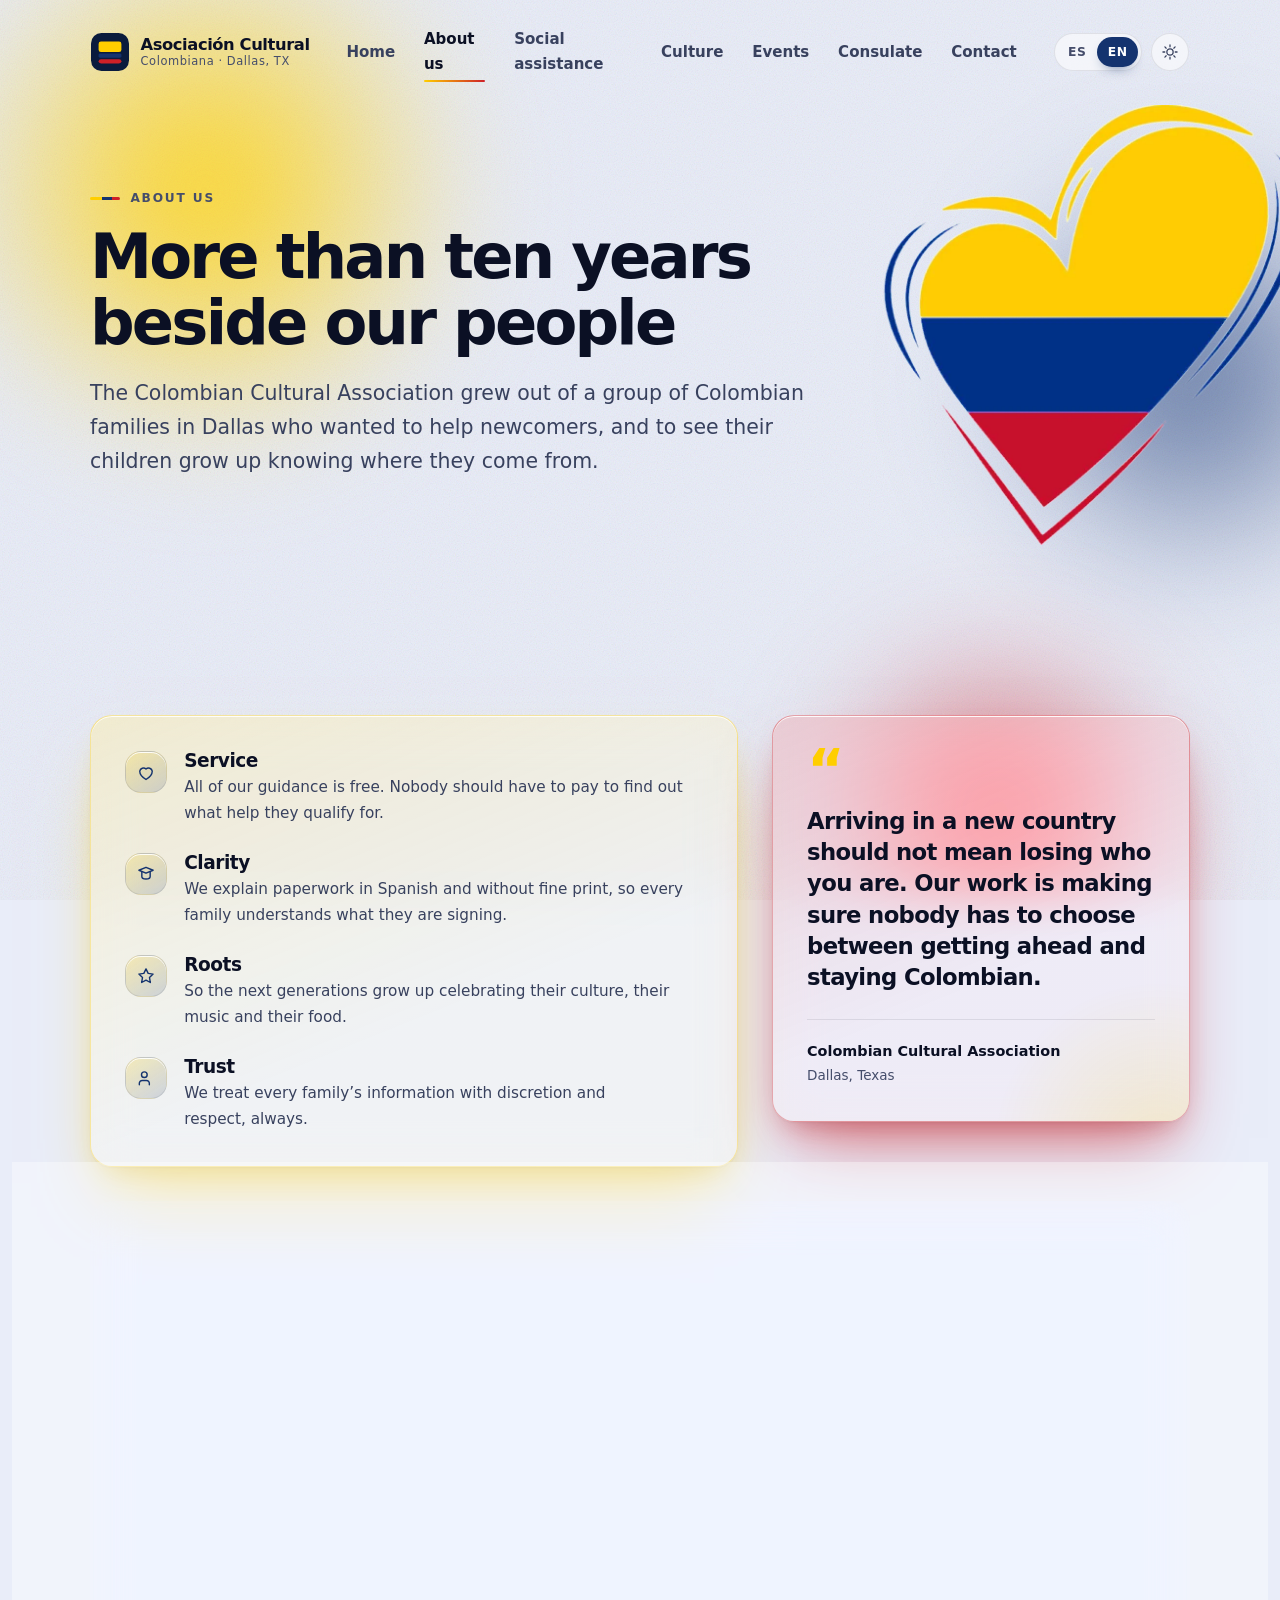
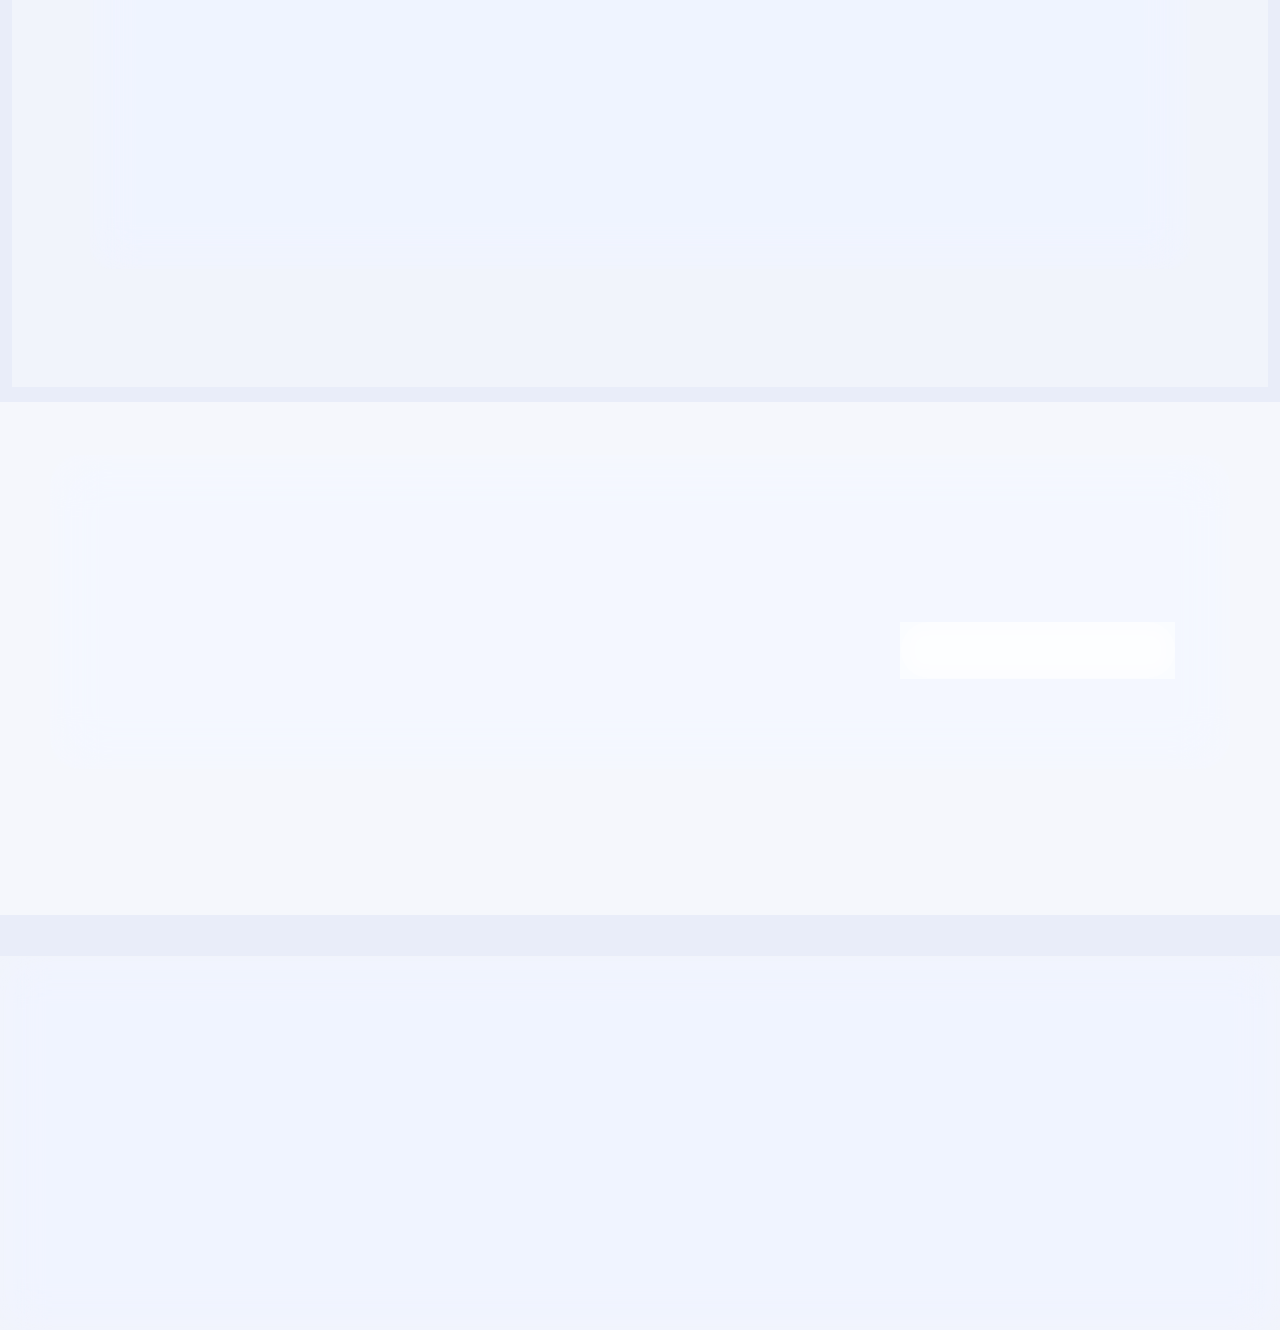
<file: quienes-somos.html>
<!DOCTYPE html>
<html lang="es" data-theme="light">
<head>
<meta charset="utf-8">
<meta name="viewport" content="width=device-width, initial-scale=1">
<title>Quiénes somos | Asociación Cultural Colombiana</title>
<meta name="description" content="Más de diez años acompañando a las familias colombianas en Dallas, Texas, con asistencia social y programas culturales.">
<meta name="theme-color" content="#E9EDF9" media="(prefers-color-scheme: light)">
<meta name="theme-color" content="#050914" media="(prefers-color-scheme: dark)">

<meta property="og:type" content="website">
<meta property="og:site_name" content="Asociación Cultural Colombiana">
<meta property="og:title" content="Quiénes somos | Asociación Cultural Colombiana">
<meta property="og:description" content="Más de diez años acompañando a las familias colombianas en Dallas, Texas, con asistencia social y programas culturales.">
<meta property="og:locale" content="es_US">
<meta property="og:locale:alternate" content="en_US">

<link rel="icon" href="data:image/svg+xml,%3Csvg xmlns='http://www.w3.org/2000/svg' viewBox='0 0 32 32'%3E%3Crect width='32' height='32' rx='8' fill='%230A1B3D'/%3E%3Crect x='6' y='7' width='20' height='9' rx='2' fill='%23FFCE00'/%3E%3Crect x='6' y='17' width='20' height='4' rx='1.5' fill='%2314336F'/%3E%3Crect x='6' y='22' width='20' height='4' rx='2' fill='%23CE2027'/%3E%3C/svg%3E">
<link rel="stylesheet" href="assets/css/styles.css">
<noscript><style>.reveal{opacity:1 !important;transform:none !important}</style></noscript>
</head>
<body>

<a class="skip-link" href="#main" data-i18n="a11y.skip">Saltar al contenido principal</a>

<!-- Fixed field of light behind everything: the flag as illumination. -->
<div class="luminaria" aria-hidden="true">
  <span class="luz luz-amarilla" data-depth="26"></span>
  <span class="luz luz-azul" data-depth="-18"></span>
  <span class="luz luz-roja" data-depth="34"></span>
</div>

<header class="site-header" id="siteHeader">
  <div class="shell header-inner">
    <a class="brand" href="index.html" aria-label="Asociación Cultural Colombiana — inicio">
      <span class="brand-mark" aria-hidden="true"><svg viewBox="0 0 40 40" fill="none">
  <rect width="40" height="40" rx="11" fill="#0A1B3D"/>
  <rect x="8" y="9" width="24" height="11" rx="2.5" fill="#FFCE00"/>
  <rect x="8" y="21.5" width="24" height="4.5" rx="1.5" fill="#14336F"/>
  <rect x="8" y="27.5" width="24" height="4.5" rx="2.5" fill="#CE2027"/>
</svg></span>
      <span class="brand-text">
        <strong>Asociación Cultural</strong>
        <span>Colombiana · Dallas, TX</span>
      </span>
    </a>

    <nav class="nav" id="primaryNav" aria-label="Navegación principal">
      <a href="index.html" data-i18n="nav.inicio">Inicio</a>
      <a href="quienes-somos.html" class="is-current" aria-current="page" data-i18n="nav.quienes">Quiénes somos</a>
      <a href="asistencia.html" data-i18n="nav.asistencia">Asistencia social</a>
      <a href="cultura.html" data-i18n="nav.cultura">Cultura</a>
      <a href="eventos.html" data-i18n="nav.eventos">Eventos</a>
      <a href="consulado.html" data-i18n="nav.consulado">Consulado</a>
      <a href="contacto.html" data-i18n="nav.contacto">Contacto</a>
    </nav>

    <div class="header-actions">
      <div class="lang-switch" role="group" aria-label="Idioma / Language">
        <button type="button" data-lang="es" class="is-active" aria-pressed="true">ES</button>
        <button type="button" data-lang="en" aria-pressed="false">EN</button>
      </div>

      <button type="button" class="icon-btn" id="themeToggle" aria-label="Cambiar tema" data-i18n-attr="aria-label:a11y.theme">
        <svg class="i-sun" viewBox="0 0 24 24" aria-hidden="true"><circle cx="12" cy="12" r="4.2"/><path d="M12 2.6v2.4M12 19v2.4M2.6 12H5m14 0h2.4M5.2 5.2l1.7 1.7M17.1 17.1l1.7 1.7M18.8 5.2l-1.7 1.7M6.9 17.1l-1.7 1.7"/></svg>
        <svg class="i-moon" viewBox="0 0 24 24" aria-hidden="true"><path d="M20.5 14.6A8.6 8.6 0 1 1 9.4 3.5a7 7 0 0 0 11.1 11.1Z"/></svg>
      </button>

      <button type="button" class="icon-btn nav-toggle" id="navToggle" aria-expanded="false" aria-controls="primaryNav" aria-label="Abrir menú" data-i18n-attr="aria-label:a11y.menu">
        <span class="burger" aria-hidden="true"><i></i><i></i><i></i></span>
      </button>
    </div>
  </div>
</header>

<main id="main">
<section class="hero hero-inner-page">
  
<div class="cuadros" aria-hidden="true">
  <img src="assets/img/corazon.webp" alt="" loading="eager" decoding="async" width="900" height="900">
</div>
  <div class="shell hero-inner">
    <p class="eyebrow reveal" data-i18n="qs.eyebrow">Quiénes somos</p>
    <h1 class="hero-title hero-title-sm reveal" data-i18n="qs.title">Más de diez años al lado de nuestra gente</h1>
    <p class="hero-lead reveal" data-i18n="qs.lead">La Asociación Cultural Colombiana nació del deseo de un grupo de familias colombianas en Dallas de tender la mano a quienes venían llegando, y de que nuestros hijos crecieran sabiendo de dónde vienen.</p>
  </div>
</section>
<section class="section">
  <div class="shell">
    <div class="about-grid">
      <div class="card values-card reveal lit-amarillo">
        <ul class="values">
          <li><span class="v-icon" aria-hidden="true"><svg viewBox="0 0 24 24"><path d="M12 21s-7.5-4.7-7.5-10A4.5 4.5 0 0 1 12 8.4a4.5 4.5 0 0 1 7.5 2.6c0 5.3-7.5 10-7.5 10Z"/></svg></span>
            <div><h3 data-i18n="qs.v1t">Servicio</h3>
            <p data-i18n="qs.v1p">Toda nuestra orientación es gratuita. Nadie debe pagar por saber a qué ayuda tiene derecho.</p></div></li>
          <li><span class="v-icon" aria-hidden="true"><svg viewBox="0 0 24 24"><path d="M3.5 7.5 12 4l8.5 3.5L12 11 3.5 7.5Z"/><path d="M7 9.6V15c0 1.7 2.2 3 5 3s5-1.3 5-3V9.6"/></svg></span>
            <div><h3 data-i18n="qs.v2t">Claridad</h3>
            <p data-i18n="qs.v2p">Explicamos los trámites en español y sin letra menuda, para que cada familia entienda qué está firmando.</p></div></li>
          <li><span class="v-icon" aria-hidden="true"><svg viewBox="0 0 24 24"><path d="M12 3.5l2.6 5.4 5.9.8-4.3 4.2 1 5.9-5.2-2.8-5.2 2.8 1-5.9L3.5 9.7l5.9-.8L12 3.5Z"/></svg></span>
            <div><h3 data-i18n="qs.v3t">Raíces</h3>
            <p data-i18n="qs.v3p">Que las nuevas generaciones crezcan celebrando su cultura, su música y su comida.</p></div></li>
          <li><span class="v-icon" aria-hidden="true"><svg viewBox="0 0 24 24"><path d="M16 20v-1.6a3.4 3.4 0 0 0-3.4-3.4H7.4A3.4 3.4 0 0 0 4 18.4V20"/><circle cx="10" cy="8" r="3.4"/></svg></span>
            <div><h3 data-i18n="qs.v4t">Confianza</h3>
            <p data-i18n="qs.v4p">Tratamos la información de cada familia con reserva y respeto, siempre.</p></div></li>
        </ul>
      </div>
      <aside class="card quote-card reveal lit-rojo">
        <span class="quote-mark" aria-hidden="true">&ldquo;</span>
        <blockquote data-i18n="qs.quote">Llegar a un país nuevo no debería significar perder lo que uno es. Nuestro trabajo es que nadie tenga que escoger entre salir adelante y seguir siendo colombiano.</blockquote>
        <figcaption class="quote-by">
          <strong data-i18n="qs.quoteBy">Asociación Cultural Colombiana</strong>
          <span>Dallas, Texas</span>
        </figcaption>
      </aside>
    </div>

    <figure class="card mosaico reveal lit-azul">
      <img src="assets/img/galeria-11.jpg" alt="Nuestra cultura en imágenes" loading="lazy" decoding="async" width="375" height="600"
           data-i18n-attr="alt:qs.mosaicoAlt">
      <figcaption class="mosaico-texto">
        <p class="eyebrow" data-i18n="qs.mosaicoEyebrow">Nuestra cultura en imágenes</p>
        <p class="mosaico-lead" data-i18n="qs.mosaico">La Colombia que llevamos a Dallas.</p>
        <p class="mosaico-p" data-i18n="qs.mosaicoP">Cada foto es un pedazo de casa. Las ponemos aquí para que quienes crecen lejos sepan de dónde vienen, y para que quienes acaban de llegar se reconozcan.</p>
        <ul class="mosaico-tags">
          <li data-i18n="qs.mt1">Arquitectura</li>
          <li data-i18n="qs.mt2">Café</li>
          <li data-i18n="qs.mt3">Sombreros vueltiaos</li>
          <li data-i18n="qs.mt4">Artesanía</li>
          <li data-i18n="qs.mt5">Baile</li>
        </ul>
      </figcaption>
    </figure>
  </div>
</section>
<section class="support" id="unete">
  <div class="shell support-inner reveal lit-azul">
    <div class="support-copy">
      <p class="eyebrow" data-i18n="cta.eyebrow">Te esperamos</p>
      <h2 data-i18n="cta.title">Únete a nuestra comunidad</h2>
      <p data-i18n="cta.text">Si acabas de llegar a Texas, si necesitas orientación con un trámite o si simplemente quieres reencontrarte con lo colombiano, aquí tienes una puerta abierta.</p>
    </div>
    <div class="support-actions">
      <a class="btn btn-gold btn-lg" href="contacto.html" data-i18n="cta.primary">Escríbenos</a>
      <a class="btn btn-ghost" href="asistencia.html" data-i18n="cta.secondary">Ver programas de ayuda</a>
    </div>
  </div>
</section>
</main>

<footer class="site-footer">
  <span class="footer-ribbon" aria-hidden="true"></span>
  <div class="shell footer-inner">
    <div class="footer-brand">
      <span class="brand-mark" aria-hidden="true"><svg viewBox="0 0 40 40" fill="none">
  <rect width="40" height="40" rx="11" fill="#0A1B3D"/>
  <rect x="8" y="9" width="24" height="11" rx="2.5" fill="#FFCE00"/>
  <rect x="8" y="21.5" width="24" height="4.5" rx="1.5" fill="#14336F"/>
  <rect x="8" y="27.5" width="24" height="4.5" rx="2.5" fill="#CE2027"/>
</svg></span>
      <p class="footer-name">Asociación Cultural Colombiana</p>
      <p class="footer-tag" data-i18n="footer.tagline">Empoderando y conectando comunidades a través del arte y la cultura, en Dallas, Texas.</p>
      <p class="footer-legal" data-i18n="footer.legal">Organización sin ánimo de lucro al servicio de la comunidad colombiana en Texas.</p>
    </div>
    <nav class="footer-nav" aria-label="Enlaces del sitio">
      <div>
        <h3 data-i18n="footer.col1">La asociación</h3>
        <a href="quienes-somos.html" data-i18n="nav.quienes">Quiénes somos</a>
        <a href="cultura.html" data-i18n="nav.cultura">Cultura</a>
        <a href="eventos.html" data-i18n="nav.eventos">Eventos</a>
      </div>
      <div>
        <h3 data-i18n="footer.col2">Ayuda</h3>
        <a href="asistencia.html" data-i18n="nav.asistencia">Asistencia social</a>
        <a href="consulado.html" data-i18n="nav.consulado">Consulado</a>
        <a href="contacto.html" data-i18n="nav.contacto">Contacto</a>
      </div>
      <div>
        <h3 data-i18n="footer.col3">Enlaces de interés</h3>
        <a href="https://www.cancilleria.gov.co/" target="_blank" rel="noopener">Cancillería de Colombia</a>
        <a href="https://bogota.gov.co/" target="_blank" rel="noopener">Alcaldía de Bogotá</a>
        <a href="https://www.hhs.texas.gov/" target="_blank" rel="noopener">Texas HHS</a>
      </div>
    </nav>
  </div>
  <div class="shell footer-bottom">
    <p>&copy; <span id="year">2026</span> Asociación Cultural Colombiana. <span data-i18n="footer.rights">Todos los derechos reservados.</span></p>
    <p class="footer-made" data-i18n="footer.made">Hecho con orgullo colombiano en Dallas 🇨🇴</p>
  </div>
</footer>

<script src="assets/js/main.js"></script>
</body>
</html>
</file>
<file: assets/css/styles.css>
/* ==========================================================================
   Colombian Cultural Association — stylesheet

   Direction: "luz y vidrio". A fixed field of three blurred lights in the
   flag's yellow, blue and red sits behind the whole page; every surface is
   frosted glass floating above it, lit from one of those three colours.
   The flag never appears as a flat block — only as light and as shadow.

   Contents
     1. Tokens              8.  Cards (glass)
     2. Reset & base        9.  About
     3. Backdrop (luces)    10. Festival
     4. Layout              11. Events
     5. Buttons             12. Support
     6. Header              13. Contact
     7. Hero + marquee      14. Footer / motion / responsive
   ========================================================================== */

/* --------------------------------------------------------------------------
   1. Tokens
   -------------------------------------------------------------------------- */
:root {
  /* Flag, tuned to glow rather than to print. Exactly three colours,
     each defined once — no second shade of any of them anywhere on
     the site, so nothing can ever read as a fourth, invented hue. */
  --amarillo:      #FFCE00;
  --azul:          #14336F;   /* deep navy, per the brand */
  --rojo:          #CE2027;

  /* Readable variants of the same hues, for text and icons on light ground */
  --amarillo-ink:  #5C3E05;
  --azul-ink:      #14336F;
  --rojo-ink:      #B01C22;

  /* Glow triplets, consumed as rgb(var(--x) / a) */
  --rgb-amarillo:  255 206 0;
  --rgb-azul:      20 51 111;
  --rgb-rojo:      206 32 39;

  /* Ground — neutrals biased blue so they belong to the flag's world */
  --ground:        #E9EDF9;
  --ground-2:      #DFE5F4;

  /* Ink */
  --ink:           #0B1024;
  --ink-soft:      #38415E;
  --ink-muted:     #454D6B;

  /* Glass — kept transparent enough that the lights read through it */
  --glass:         rgba(255, 255, 255, .38);
  --glass-strong:  rgba(255, 255, 255, .56);
  --glass-hi:      rgba(255, 255, 255, .90);   /* top highlight edge */
  --glass-line:    rgba(11, 16, 36, .09);
  --blur:          22px;

  /* Depth: a neutral lift plus the coloured light each surface sits under */
  --lift:          0 1px 2px rgba(11, 16, 36, .04), 0 14px 30px -22px rgba(11, 16, 36, .18);
  --glow-a:        .58;   /* far glow — the coloured halo    */
  --glow-b:        .34;   /* near glow — colour at the edge  */
  --tint-a:        .17;   /* colour in the glass itself, top */
  --tint-b:        .04;   /* …fading toward the bottom       */
  --rim:           .34;   /* coloured rim on the panel edge  */

  --btn-fg-on-azul: #FFFFFF;
  --btn-azul:       #14336F;

  --ring: rgba(20, 51, 111, .60);

  /* Radii — generous, glass reads as thick slabs */
  --r-sm: 10px;
  --r-md: 16px;
  --r-lg: 22px;
  --r-xl: 30px;
  --r-pill: 999px;

  /* Layout */
  --shell: 1180px;
  /* Widest the hero's text-plus-artwork composition is allowed to spread.
     Beyond this the pair centres together rather than the artwork chasing
     the page edge away from the text. */
  --composicion: 96rem;
  --gutter: clamp(1.15rem, 4vw, 2.5rem);
  --section-y: clamp(4.5rem, 9vw, 8rem);

  /* Type — one grotesque, worked hard across weights */
  --font: ui-sans-serif, system-ui, -apple-system, "Segoe UI", Roboto,
          "Helvetica Neue", Arial, "Noto Sans", sans-serif;

  --ease: cubic-bezier(.22, .61, .36, 1);
  --dur: .38s;

  color-scheme: light;
}

:root[data-theme="dark"] {
  --amarillo:      #FFD84F;
  --azul:          #3F6FD8;
  --rojo:          #E8484E;

  --amarillo-ink:  #FFE08C;
  --azul-ink:      #A6C0FF;
  --rojo-ink:      #FF9E9E;

  --rgb-amarillo:  255 216 79;
  --rgb-azul:      63 111 216;
  --rgb-rojo:      232 72 78;

  --ground:        #050914;
  --ground-2:      #080E20;

  --ink:           #EDF1FB;
  --ink-soft:      #C3CBE2;
  --ink-muted:     #BCC5DC;

  --glass:         rgba(255, 255, 255, .085);
  --glass-strong:  rgba(255, 255, 255, .125);
  --glass-hi:      rgba(255, 255, 255, .20);
  --glass-line:    rgba(255, 255, 255, .10);

  --lift:          0 1px 2px rgba(0, 0, 0, .35), 0 16px 36px -24px rgba(0, 0, 0, .60);
  --glow-a:        .78;
  --glow-b:        .44;
  --tint-a:        .15;
  --tint-b:        .03;
  --rim:           .30;

  --btn-azul:      #2A5BC4;
  --ring: rgba(140, 175, 255, .65);

  color-scheme: dark;
}

/* Every glass surface declares which light it sits under. */
.lit-amarillo { --rgb: var(--rgb-amarillo); --ink-hue: var(--amarillo-ink); }
.lit-azul     { --rgb: var(--rgb-azul);     --ink-hue: var(--azul-ink); }
.lit-rojo     { --rgb: var(--rgb-rojo);     --ink-hue: var(--rojo-ink); }

/* --------------------------------------------------------------------------
   2. Reset & base
   -------------------------------------------------------------------------- */
*, *::before, *::after { box-sizing: border-box; }

html {
  -webkit-text-size-adjust: 100%;
  scroll-behavior: smooth;
  scroll-padding-top: 112px;   /* 14px floating gap + ~76px pill + breathing room */
}

body {
  margin: 0;
  background: var(--ground);
  color: var(--ink);
  font-family: var(--font);
  font-size: clamp(1rem, .95rem + .2vw, 1.07rem);
  line-height: 1.65;
  -webkit-font-smoothing: antialiased;
  -moz-osx-font-smoothing: grayscale;
  overflow-x: hidden;
  transition: background-color var(--dur) var(--ease), color var(--dur) var(--ease);
}

h1, h2, h3 {
  margin: 0;
  font-weight: 800;
  line-height: 1.06;
  letter-spacing: -.035em;
  text-wrap: balance;
}

p { margin: 0; text-wrap: pretty; }
ul, ol, dl, dd, dt, figure, blockquote, figcaption { margin: 0; padding: 0; }
ul, ol { list-style: none; }
img, svg { max-width: 100%; }

a {
  color: var(--azul-ink);
  text-decoration: none;
  transition: color .2s var(--ease);
}
a:hover { color: var(--rojo-ink); }

svg { fill: none; stroke: currentColor; stroke-width: 1.7; stroke-linecap: round; stroke-linejoin: round; }
.brand-mark svg, .footer-brand svg { stroke: none; }

:where(a, button, input, select, textarea):focus-visible {
  outline: 2px solid var(--ring);
  outline-offset: 3px;
  border-radius: var(--r-sm);
}

::selection { background: var(--amarillo); color: #0B1024; }

.skip-link {
  position: absolute;
  left: 50%;
  top: 0;
  z-index: 300;
  transform: translate(-50%, -120%);
  padding: .7rem 1.2rem;
  background: var(--btn-azul);
  color: var(--btn-fg-on-azul);
  border-radius: 0 0 var(--r-md) var(--r-md);
  font-weight: 600;
  transition: transform .25s var(--ease);
}
.skip-link:focus { transform: translate(-50%, 0); color: var(--btn-fg-on-azul); }

/* --------------------------------------------------------------------------
   3. Backdrop — the three lights
   -------------------------------------------------------------------------- */
.luminaria {
  position: fixed;
  inset: 0;              /* never wider than the viewport: an oversized fixed
                            box still widens the document's scroll area */
  z-index: -2;
  pointer-events: none;
  overflow: hidden;      /* clips the lights that hang off each edge */
}

.luz {
  position: absolute;
  border-radius: 50%;
  /* --px/--py are nudged by the pointer, --sy by scroll (see main.js) */
  translate: calc(var(--px, 0) * 1px) calc((var(--py, 0) + var(--sy, 0)) * 1px);
  will-change: translate;
  transition: opacity var(--dur) var(--ease);
}

/* Each light owns its own zone. Overlapping yellow, blue and red at large
   radii averages them into grey — the reason to keep them apart, and to
   leave the top-left clear, where the headings sit. */
/* Amarillo owns the left side of the page and is the largest of the three
   (the flag's own biggest stripe); azul and rojo own the right side,
   stacked so neither overlaps the other — two different flag colours
   overlapping is what produced the unwanted orange earlier in this file. */
.luz-amarilla {
  width: 52vw; height: 52vw; min-width: 380px; min-height: 380px;
  top: -16vh; left: -10vw;
  background: radial-gradient(circle, rgb(var(--rgb-amarillo) / .92), transparent 58%);
  filter: blur(58px);
}
.luz-azul {
  width: 42vw; height: 42vw; min-width: 320px; min-height: 320px;
  top: 12vh; right: -14vw;
  background: radial-gradient(circle, rgb(var(--rgb-azul) / .72), transparent 58%);
  filter: blur(60px);
}
.luz-roja {
  width: 36vw; height: 36vw; min-width: 260px; min-height: 260px;
  bottom: -16vh; right: 4vw;
  background: radial-gradient(circle, rgb(var(--rgb-rojo) / .70), transparent 58%);
  filter: blur(58px);
}

/* On a near-black ground the same lights blow out into bright patches that
   swallow small text sitting over them. They read plenty strong dimmed. */
:root[data-theme="dark"] .luz-amarilla { opacity: .32; }
:root[data-theme="dark"] .luz-azul     { opacity: .44; }
:root[data-theme="dark"] .luz-roja     { opacity: .30; }

/* A fine grain over the lights stops the big gradients from banding. */
.luminaria::after {
  content: "";
  position: absolute;
  inset: 0;
  opacity: .5;
  background-image: url("data:image/svg+xml,%3Csvg xmlns='http://www.w3.org/2000/svg' width='140' height='140'%3E%3Cfilter id='n'%3E%3CfeTurbulence type='fractalNoise' baseFrequency='.85' numOctaves='3'/%3E%3C/filter%3E%3Crect width='140' height='140' filter='url(%23n)' opacity='.35'/%3E%3C/svg%3E");
  mix-blend-mode: overlay;
}

/* --------------------------------------------------------------------------
   4. Layout
   -------------------------------------------------------------------------- */
.shell {
  width: 100%;
  max-width: var(--shell);
  margin-inline: auto;
  padding-inline: var(--gutter);
}

.section { position: relative; padding-block: var(--section-y); }

/* Alternating sections are separated by rhythm and hairlines only. A frosted
   sheet here would paint white over the lights and flatten the whole page. */
.section-alt { border-block: 1px solid var(--glass-line); }

.section-head { max-width: 62ch; margin-bottom: clamp(2.5rem, 5vw, 3.75rem); }

.eyebrow {
  display: inline-flex;
  align-items: center;
  gap: .65rem;
  margin-bottom: 1rem;
  font-size: .76rem;
  font-weight: 700;
  letter-spacing: .15em;
  text-transform: uppercase;
  color: var(--ink-muted);
}
.eyebrow::before {
  content: "";
  width: 30px;
  height: 3px;
  border-radius: 2px;
  background: linear-gradient(90deg, var(--amarillo) 0 40%, var(--azul) 40% 72%, var(--rojo) 72% 100%);
}
.eyebrow-light { color: var(--ink-soft); }

.section-title { font-size: clamp(2rem, 1.3rem + 2.8vw, 3.35rem); }

.section-lead {
  margin-top: 1.15rem;
  color: var(--ink-soft);
  font-size: clamp(1.03rem, .98rem + .3vw, 1.2rem);
}

/* --------------------------------------------------------------------------
   5. Buttons
   -------------------------------------------------------------------------- */
.btn {
  --btn-bg: var(--btn-azul);
  --btn-fg: var(--btn-fg-on-azul);
  position: relative;
  display: inline-flex;
  align-items: center;
  justify-content: center;
  gap: .55rem;
  padding: .9rem 1.7rem;
  border: 1px solid transparent;
  border-radius: var(--r-pill);
  background: var(--btn-bg);
  color: var(--btn-fg);
  font: inherit;
  font-weight: 650;
  font-size: .97rem;
  letter-spacing: -.005em;
  cursor: pointer;
  white-space: nowrap;
  transition: transform .22s var(--ease), box-shadow .22s var(--ease),
              background-color .22s var(--ease), color .22s var(--ease),
              border-color .22s var(--ease);
}
.btn:hover { color: var(--btn-fg); transform: translateY(-2px); }
.btn:active { transform: translateY(0); }

.btn-primary { box-shadow: 0 14px 30px -14px rgb(var(--rgb-azul) / .85); }
.btn-primary:hover { box-shadow: 0 20px 40px -14px rgb(var(--rgb-azul) / .95); }

.btn-gold {
  --btn-bg: var(--amarillo);
  --btn-fg: #2A1D00;
  box-shadow: 0 14px 30px -14px rgb(var(--rgb-amarillo) / .95);
}
.btn-gold:hover { box-shadow: 0 20px 42px -14px rgb(var(--rgb-amarillo) / 1); }

/* Glass buttons */
.btn-ghost, .btn-outline-light {
  --btn-bg: var(--glass-strong);
  --btn-fg: var(--ink);
  border-color: var(--glass-line);
  backdrop-filter: blur(12px) saturate(150%);
  -webkit-backdrop-filter: blur(12px) saturate(150%);
  box-shadow: inset 0 1px 0 var(--glass-hi);
}
.btn-ghost:hover, .btn-outline-light:hover {
  border-color: rgb(var(--rgb-azul) / .5);
  color: var(--azul-ink);
}

.btn-sm { padding: .62rem 1.2rem; font-size: .9rem; }
.btn-lg { padding: 1.05rem 2.1rem; font-size: 1.04rem; }
.btn-block { width: 100%; }

.btn-arrow { width: 17px; height: 17px; transition: transform .22s var(--ease); }
.btn:hover .btn-arrow { transform: translateX(3px); }

.link-arrow {
  display: inline-flex;
  align-items: center;
  gap: .45rem;
  margin-top: 1.25rem;
  color: var(--ink-hue, var(--azul-ink));
  font-weight: 650;
  font-size: .94rem;
}
.link-arrow svg { width: 16px; height: 16px; transition: transform .22s var(--ease); }
.link-arrow:hover svg { transform: translateX(4px); }

/* --------------------------------------------------------------------------
   6. Header
   -------------------------------------------------------------------------- */
/* The header is a floating rounded pill, not an edge-to-edge bar: it stays
   transparent at rest and gains its background, border and shadow only
   once the page scrolls (.is-stuck) — "que se note cuando hace scroll". */
.site-header {
  position: sticky;
  top: 0;
  z-index: 100;
  padding-top: 14px;
  transition: background-color var(--dur) var(--ease), backdrop-filter var(--dur) var(--ease);
}
/* A soft, full-width veil behind the floating pill once scrolled, so page
   content doesn't peek through the transparent gap above the pill itself. */
.site-header.is-stuck {
  background: color-mix(in srgb, var(--ground) 45%, transparent);
  backdrop-filter: blur(10px);
  -webkit-backdrop-filter: blur(10px);
}

.header-inner {
  display: flex;
  align-items: center;
  gap: 1.5rem;
  min-height: 76px;
  border-radius: var(--r-pill);
  border: 1px solid transparent;
  background: transparent;
  box-shadow: none;
  transition: background-color var(--dur) var(--ease), border-color var(--dur) var(--ease),
              box-shadow var(--dur) var(--ease), backdrop-filter var(--dur) var(--ease);
}
.site-header.is-stuck .header-inner {
  background: color-mix(in srgb, var(--ground) 82%, transparent);
  backdrop-filter: blur(20px) saturate(190%);
  -webkit-backdrop-filter: blur(20px) saturate(190%);
  border-color: var(--glass-line);
  box-shadow: 0 16px 38px -20px rgba(11, 16, 36, .5), inset 0 1px 0 var(--glass-hi);
}
:root[data-theme="dark"] .site-header.is-stuck .header-inner {
  box-shadow: 0 16px 38px -18px rgba(0, 0, 0, .6), inset 0 1px 0 var(--glass-hi);
}

.brand { display: inline-flex; align-items: center; gap: .72rem; color: var(--ink); flex: 0 0 auto; }
.brand:hover { color: var(--ink); }
.brand-mark { display: block; width: 38px; height: 38px; flex: 0 0 auto; }
.brand-mark svg { display: block; width: 100%; height: 100%; }

.brand-text { display: flex; flex-direction: column; line-height: 1.15; }
.brand-text strong { font-size: 1.02rem; font-weight: 800; letter-spacing: -.025em; }
.brand-text span { font-size: .715rem; color: var(--ink-muted); letter-spacing: .05em; }

.nav { display: flex; align-items: center; gap: .2rem; margin-inline: auto; }
.nav a {
  position: relative;
  padding: .5rem .8rem;
  border-radius: var(--r-sm);
  color: var(--ink-soft);
  font-size: .94rem;
  font-weight: 550;
}
.nav a::after {
  content: "";
  position: absolute;
  left: .8rem; right: .8rem; bottom: .16rem;
  height: 2px;
  border-radius: 2px;
  background: linear-gradient(90deg, var(--amarillo), var(--rojo));
  transform: scaleX(0);
  transform-origin: left;
  transition: transform .28s var(--ease);
}
.nav a:hover { color: var(--ink); }
.nav a:hover::after, .nav a.is-current::after { transform: scaleX(1); }
.nav a.is-current { color: var(--ink); font-weight: 700; }

.header-actions { display: flex; align-items: center; gap: .55rem; flex: 0 0 auto; }

.lang-switch {
  display: inline-flex;
  padding: 3px;
  border: 1px solid var(--glass-line);
  border-radius: var(--r-pill);
  background: var(--glass-strong);
  backdrop-filter: blur(10px);
  -webkit-backdrop-filter: blur(10px);
}
.lang-switch button {
  padding: .32rem .66rem;
  border: 0;
  border-radius: var(--r-pill);
  background: transparent;
  color: var(--ink-muted);
  font: inherit;
  font-size: .77rem;
  font-weight: 700;
  letter-spacing: .05em;
  cursor: pointer;
  transition: background-color .22s var(--ease), color .22s var(--ease);
}
.lang-switch button:hover { color: var(--ink); }
.lang-switch button.is-active {
  background: var(--btn-azul);
  color: var(--btn-fg-on-azul);
  box-shadow: 0 6px 14px -8px rgb(var(--rgb-azul) / .9);
}

.icon-btn {
  display: inline-flex;
  align-items: center;
  justify-content: center;
  width: 38px; height: 38px;
  padding: 0;
  border: 1px solid var(--glass-line);
  border-radius: var(--r-pill);
  background: var(--glass-strong);
  backdrop-filter: blur(10px);
  -webkit-backdrop-filter: blur(10px);
  color: var(--ink-soft);
  cursor: pointer;
  transition: color .2s var(--ease), border-color .2s var(--ease);
}
.icon-btn:hover { color: var(--azul-ink); border-color: rgb(var(--rgb-azul) / .5); }
.icon-btn svg { width: 18px; height: 18px; }

.i-moon { display: none; }
:root[data-theme="dark"] .i-sun { display: none; }
:root[data-theme="dark"] .i-moon { display: block; }

.nav-toggle { display: none; }
.burger { display: block; width: 17px; }
.burger i {
  display: block;
  height: 1.8px;
  margin: 3.6px 0;
  border-radius: 2px;
  background: currentColor;
  transition: transform .28s var(--ease), opacity .2s var(--ease);
}
[aria-expanded="true"] .burger i:nth-child(1) { transform: translateY(5.4px) rotate(45deg); }
[aria-expanded="true"] .burger i:nth-child(2) { opacity: 0; }
[aria-expanded="true"] .burger i:nth-child(3) { transform: translateY(-5.4px) rotate(-45deg); }

/* --------------------------------------------------------------------------
   7. Hero + marquee
   -------------------------------------------------------------------------- */
.hero {
  position: relative;
  padding-block: clamp(4rem, 10vw, 8.5rem) clamp(3.5rem, 7vw, 6rem);
  /* Clips the heart artwork, which is deliberately anchored past the right
     edge. Without this the bleed widens the document (a horizontal
     scrollbar) and the artwork spills down behind the translucent cards in
     the following section. */
  overflow: hidden;
}
/* The hero column is as wide as every other section's, so its text starts on
   the same line as the brand in the header and the cards further down. It
   used to be capped at 62rem, which indented the hero 93px from everything
   else and left the page looking hollow at the sides on a wide screen. Line
   length is protected where it matters instead: .hero-lead has its own 56ch
   cap, and the title is bounded by the artwork reserve. */
.hero-inner { max-width: var(--shell); }

.hero-title { font-size: clamp(2.6rem, 1.2rem + 6vw, 5.1rem); letter-spacing: -.045em; }
.hero-title em {
  font-style: normal;
  background: linear-gradient(96deg, var(--amarillo) 0%, var(--rojo) 48%, var(--azul) 100%);
  -webkit-background-clip: text;
  background-clip: text;
  color: transparent;
}

.hero-lead {
  max-width: 56ch;
  margin-top: 1.7rem;
  color: var(--ink-soft);
  font-size: clamp(1.06rem, 1rem + .42vw, 1.28rem);
}

.hero-cta { display: flex; flex-wrap: wrap; gap: .8rem; margin-top: 2.5rem; }

/* Stat strip: one slab of glass, split by hairlines */
.hero-stats {
  display: grid;
  grid-template-columns: repeat(auto-fit, minmax(140px, 1fr));
  margin-top: clamp(3rem, 6vw, 4.5rem);
  border: 1px solid var(--glass-line);
  border-radius: var(--r-lg);
  background: var(--glass);
  backdrop-filter: blur(var(--blur)) saturate(160%);
  -webkit-backdrop-filter: blur(var(--blur)) saturate(160%);
  box-shadow: var(--lift), inset 0 1px 0 var(--glass-hi);
  overflow: hidden;
}
.hero-stats .stat { padding: 1.4rem 1.55rem; border-left: 1px solid var(--glass-line); }
.hero-stats .stat:first-child { border-left: 0; }
.hero-stats dt {
  font-size: .715rem;
  font-weight: 700;
  letter-spacing: .14em;
  text-transform: uppercase;
  color: var(--ink-muted);
}
.hero-stats dd { margin-top: .35rem; font-size: 1.55rem; font-weight: 800; letter-spacing: -.03em; }

.marquee {
  position: relative;
  padding-block: 1rem;
  background: var(--glass);
  backdrop-filter: blur(var(--blur)) saturate(160%);
  -webkit-backdrop-filter: blur(var(--blur)) saturate(160%);
  border-block: 1px solid var(--glass-line);
  overflow: hidden;
  -webkit-mask-image: linear-gradient(90deg, transparent, #000 8%, #000 92%, transparent);
  mask-image: linear-gradient(90deg, transparent, #000 8%, #000 92%, transparent);
}
.marquee-track {
  display: flex;
  align-items: center;
  gap: 1.15rem;
  width: max-content;
  animation: slide 42s linear infinite;
}
.marquee span {
  font-size: 1rem;
  font-weight: 700;
  letter-spacing: -.015em;
  color: var(--ink-soft);
  white-space: nowrap;
}
.marquee b { color: var(--rojo-ink); }
@keyframes slide { to { transform: translateX(-50%); } }

/* --------------------------------------------------------------------------
   8. Cards — the glass system
   -------------------------------------------------------------------------- */
/* Panels are tinted glass, not clear glass: the flag colour lives *in* the
   pane as well as in the light it throws. On a pale ground a coloured drop
   shadow alone is almost invisible — the tint is what makes the colour read. */
.card {
  position: relative;
  padding: clamp(1.55rem, 3vw, 2.15rem);
  border: 1px solid rgb(var(--rgb) / var(--rim));
  border-radius: var(--r-lg);
  background:
    linear-gradient(158deg, rgb(var(--rgb) / var(--tint-a)), rgb(var(--rgb) / var(--tint-b)) 62%),
    var(--glass);
  backdrop-filter: blur(var(--blur)) saturate(165%);
  -webkit-backdrop-filter: blur(var(--blur)) saturate(165%);
  box-shadow:
    var(--lift),
    0 16px 30px -12px rgb(var(--rgb) / var(--glow-b)),
    0 40px 68px -24px rgb(var(--rgb) / var(--glow-a)),
    inset 0 1px 0 var(--glass-hi);
  isolation: isolate;
  transition: transform .35s var(--ease), box-shadow .35s var(--ease), border-color .35s var(--ease);
}

/* Reflection that follows the pointer (--mx/--my set in main.js) */
.card::before {
  content: "";
  position: absolute;
  inset: 0;
  z-index: -1;
  border-radius: inherit;
  background: radial-gradient(360px circle at var(--mx, 50%) var(--my, -120%),
              rgb(var(--rgb) / .20), transparent 62%);
  opacity: 0;
  transition: opacity .35s var(--ease);
}
.card:hover::before { opacity: 1; }

/* Generous gaps: the coloured halos need room, or they cancel each other out. */
.cards { display: grid; grid-template-columns: repeat(auto-fit, minmax(285px, 1fr)); gap: clamp(1.4rem, 2.6vw, 2.1rem); }
.cards-3 { grid-template-columns: repeat(auto-fit, minmax(275px, 1fr)); }

.program:hover, .involve:hover, .event:hover {
  transform: translateY(-6px);
  border-color: rgb(var(--rgb) / calc(var(--rim) + .26));
  box-shadow:
    var(--lift),
    0 20px 36px -12px rgb(var(--rgb) / calc(var(--glow-b) + .14)),
    0 52px 86px -26px rgb(var(--rgb) / calc(var(--glow-a) + .16)),
    inset 0 1px 0 var(--glass-hi);
}

.program h3, .involve h3 { margin-bottom: .6rem; font-size: 1.26rem; letter-spacing: -.028em; }
.program p, .involve p { color: var(--ink-soft); font-size: .975rem; }

/* Icon chip, tinted by the card's light */
.p-icon {
  display: inline-flex;
  align-items: center;
  justify-content: center;
  width: 48px; height: 48px;
  margin-bottom: 1.2rem;
  border-radius: var(--r-md);
  border: 1px solid rgb(var(--rgb) / .38);
  background: rgb(var(--rgb) / .20);
  color: var(--ink-hue, var(--azul-ink));
  box-shadow: 0 12px 24px -10px rgb(var(--rgb) / .95), inset 0 1px 0 var(--glass-hi);
}
.p-icon svg { width: 22px; height: 22px; }

/* --------------------------------------------------------------------------
   9. About
   -------------------------------------------------------------------------- */
.about-grid {
  display: grid;
  grid-template-columns: 1.55fr 1fr;
  gap: clamp(1.4rem, 2.6vw, 2.1rem);
  align-items: start;
}

.values { display: grid; gap: 1.7rem; }
.values li { display: flex; gap: 1.05rem; }
.values h3 { margin-bottom: .3rem; font-size: 1.16rem; letter-spacing: -.026em; }
.values p { color: var(--ink-soft); font-size: .955rem; }

.v-icon {
  display: inline-flex;
  align-items: center;
  justify-content: center;
  width: 42px; height: 42px;
  flex: 0 0 auto;
  border-radius: var(--r-md);
  border: 1px solid var(--glass-line);
  background: linear-gradient(145deg, rgb(var(--rgb-amarillo) / .22), rgb(var(--rgb-azul) / .16));
  color: var(--azul-ink);
  box-shadow: inset 0 1px 0 var(--glass-hi);
}
.v-icon svg { width: 20px; height: 20px; }

/* Quote: the one surface lit from all three sides */
.quote-card {
  overflow: hidden;
}
.quote-card::after {
  content: "";
  position: absolute;
  z-index: -1;
  right: -35%; bottom: -50%;
  width: 85%;
  aspect-ratio: 1;
  border-radius: 50%;
  background: radial-gradient(circle, rgb(var(--rgb-amarillo) / .17), transparent 66%);
}
.quote-mark {
  display: block;
  font-size: 3.6rem;
  font-weight: 800;
  line-height: .7;
  color: var(--amarillo);
}
.quote-card blockquote {
  position: relative;
  margin-top: .9rem;
  font-size: clamp(1.16rem, 1.05rem + .5vw, 1.42rem);
  font-weight: 600;
  line-height: 1.38;
  letter-spacing: -.028em;
}
.quote-by {
  position: relative;
  display: flex;
  flex-direction: column;
  margin-top: 1.6rem;
  padding-top: 1.25rem;
  border-top: 1px solid var(--glass-line);
  font-size: .9rem;
}
.quote-by strong { font-weight: 700; }
.quote-by span { color: var(--ink-muted); font-size: .845rem; }

/* --------------------------------------------------------------------------
   10. Festival
   -------------------------------------------------------------------------- */
.festival-inner {
  display: grid;
  grid-template-columns: 1.15fr .85fr;
  gap: clamp(2rem, 5vw, 4.5rem);
  align-items: center;
}

.feature-list { display: grid; gap: .9rem; margin-top: 2.1rem; }
.feature-list li { display: flex; align-items: flex-start; gap: .85rem; color: var(--ink-soft); font-size: .995rem; }
.feature-list svg {
  width: 22px; height: 22px;
  flex: 0 0 auto;
  margin-top: .18rem;
  padding: 3px;
  border-radius: 50%;
  border: 1px solid rgb(var(--rgb-amarillo) / .45);
  background: rgb(var(--rgb-amarillo) / .18);
  color: var(--amarillo-ink);
  stroke-width: 2.6;
}

.festival-cta { display: flex; flex-wrap: wrap; gap: .8rem; margin-top: 2.4rem; }

.ticket {
  position: relative;
  border-radius: var(--r-xl);
  border: 1px solid var(--glass-line);
  background:
    linear-gradient(158deg, rgb(var(--rgb) / var(--tint-a)), rgb(var(--rgb) / var(--tint-b)) 62%),
    var(--glass-strong);
  backdrop-filter: blur(26px) saturate(170%);
  -webkit-backdrop-filter: blur(26px) saturate(170%);
  box-shadow:
    var(--lift),
    0 44px 80px -30px rgb(var(--rgb-amarillo) / .75),
    0 10px 30px -16px rgb(var(--rgb-rojo) / .28),
    inset 0 1px 0 var(--glass-hi);
  overflow: hidden;
  rotate: -1.5deg;
  transition: rotate .45s var(--ease), transform .45s var(--ease);
}
.ticket:hover { rotate: 0deg; transform: translateY(-5px); }

.ticket-top {
  position: relative;
  padding: 1.9rem 1.9rem 1.65rem;
  background: linear-gradient(150deg, rgb(var(--rgb-amarillo) / .19), rgb(var(--rgb-rojo) / .09) 70%, transparent);
  border-bottom: 1px solid var(--glass-line);
}
.ticket-kicker {
  font-size: .72rem;
  font-weight: 800;
  letter-spacing: .16em;
  text-transform: uppercase;
  color: var(--amarillo-ink);
}
.ticket-date { display: flex; align-items: baseline; gap: .6rem; margin-top: .5rem; }
.ticket-date strong { font-size: 3.7rem; font-weight: 800; line-height: 1; letter-spacing: -.05em; }
.ticket-date span { font-size: 1.3rem; font-weight: 600; letter-spacing: -.02em; }
.ticket-year { color: var(--ink-muted); }

.ticket-perf {
  position: relative;
  height: 22px;
  background-image: radial-gradient(circle at 50% 50%, var(--glass-line) 1.4px, transparent 1.8px);
  background-size: 13px 22px;
  background-repeat: repeat-x;
  background-position: center;
}
.ticket-perf::before, .ticket-perf::after {
  content: "";
  position: absolute;
  top: 50%;
  width: 22px; height: 22px;
  border-radius: 50%;
  background: var(--ground);
  transform: translateY(-50%);
}
.ticket-perf::before { left: -11px; }
.ticket-perf::after { right: -11px; }

.ticket-bottom { padding: 1.5rem 1.9rem 1.95rem; }
.ticket-bottom dl {
  display: grid;
  grid-template-columns: 1fr 1fr;
  gap: 1.2rem;
  padding-bottom: 1.3rem;
  border-bottom: 1px solid var(--glass-line);
}
.ticket-bottom dt {
  font-size: .69rem;
  font-weight: 700;
  letter-spacing: .14em;
  text-transform: uppercase;
  color: var(--ink-muted);
}
.ticket-bottom dd { margin-top: .3rem; font-weight: 700; font-size: .99rem; letter-spacing: -.015em; }
.ticket-note { margin-top: 1.25rem; color: var(--ink-muted); font-size: .885rem; }

/* --------------------------------------------------------------------------
   11. Events
   -------------------------------------------------------------------------- */
.events { display: grid; gap: 1.35rem; }

.event {
  display: grid;
  grid-template-columns: 104px 1fr;
  gap: clamp(1.1rem, 3vw, 2rem);
  padding: clamp(1.35rem, 2.6vw, 1.9rem);
}
.event.is-next {
  border-color: rgb(var(--rgb-azul) / .42);
}

.ev-date {
  display: flex;
  flex-direction: column;
  align-items: center;
  justify-content: center;
  padding: .95rem .5rem;
  border-radius: var(--r-md);
  border: 1px solid rgb(var(--rgb) / .26);
  background: rgb(var(--rgb) / .12);
  box-shadow: inset 0 1px 0 var(--glass-hi);
  text-align: center;
}
.ev-day { font-size: 2.15rem; font-weight: 800; line-height: 1; letter-spacing: -.05em; }
.ev-day-tbd { font-size: 1.15rem; color: var(--ink-muted); opacity: .65; }
.ev-mon {
  margin-top: .22rem;
  font-size: .77rem;
  font-weight: 800;
  letter-spacing: .12em;
  text-transform: uppercase;
  color: var(--ink-hue, var(--azul-ink));
}
.ev-yr { font-size: .73rem; color: var(--ink-muted); }

.ev-tag {
  display: inline-block;
  margin-bottom: .55rem;
  padding: .2rem .68rem;
  border-radius: var(--r-pill);
  border: 1px solid rgb(var(--rgb) / .3);
  background: rgb(var(--rgb) / .14);
  color: var(--ink-hue, var(--azul-ink));
  /* Matches the eyebrow. Below this, uppercase tracked labels get hard to
     read on a phone — these were the two smallest strings on the site. */
  font-size: .76rem;
  font-weight: 800;
  letter-spacing: .1em;
  text-transform: uppercase;
}
.ev-body h3 { margin-bottom: .5rem; font-size: 1.24rem; letter-spacing: -.028em; }
/* Only the unclassed description, so it cannot out-specify .ev-tag / .ev-meta */
.ev-body > p:not([class]) { color: var(--ink-soft); font-size: .97rem; }

.ev-meta {
  display: inline-flex;
  align-items: center;
  gap: .45rem;
  margin-top: .9rem;
  color: var(--ink-muted);
  font-size: .875rem;
}
.ev-meta svg { width: 15px; height: 15px; }

/* --------------------------------------------------------------------------
   12. Support
   -------------------------------------------------------------------------- */
.support { position: relative; padding-block: clamp(3rem, 6vw, 4.5rem); }

.support-inner {
  position: relative;
  display: grid;
  grid-template-columns: 1.5fr auto;
  gap: clamp(2rem, 5vw, 4rem);
  align-items: center;
  padding: clamp(2rem, 4.5vw, 3.4rem);
  border: 1px solid var(--glass-line);
  border-radius: var(--r-xl);
  background: var(--glass-strong);
  backdrop-filter: blur(26px) saturate(170%);
  -webkit-backdrop-filter: blur(26px) saturate(170%);
  box-shadow:
    var(--lift),
    0 46px 90px -36px rgb(var(--rgb-rojo) / .58),
    0 20px 50px -30px rgb(var(--rgb-azul) / .45),
    inset 0 1px 0 var(--glass-hi);
  overflow: hidden;
}
.support-inner::after {
  content: "";
  position: absolute;
  z-index: -1;
  inset: 0;
  background:
    radial-gradient(55% 85% at 6% 12%, rgb(var(--rgb-amarillo) / .10), transparent 70%),
    radial-gradient(55% 85% at 96% 90%, rgb(var(--rgb-rojo) / .10), transparent 70%);
}

.support h2 { font-size: clamp(1.8rem, 1.25rem + 2.2vw, 2.8rem); }
.support-copy > p { max-width: 56ch; margin-top: 1.1rem; color: var(--ink-soft); }

.support-ein {
  display: inline-flex;
  align-items: center;
  gap: .6rem;
  margin-top: 1.5rem;
  padding: .45rem 1rem;
  border: 1px solid var(--glass-line);
  border-radius: var(--r-pill);
  background: var(--glass);
  font-size: .86rem;
  font-weight: 700;
}
.support-ein span {
  color: var(--ink-muted);
  letter-spacing: .12em;
  text-transform: uppercase;
  font-size: .71rem;
  font-weight: 700;
}

.support-actions { display: flex; flex-direction: column; gap: .8rem; }

/* --------------------------------------------------------------------------
   13. Contact
   -------------------------------------------------------------------------- */
.contact-inner {
  display: grid;
  grid-template-columns: 1fr .9fr;
  gap: clamp(2rem, 5vw, 4rem);
  align-items: start;
}

.contact-list { display: grid; gap: 1.4rem; margin-top: 2.4rem; }
.contact-list li { display: flex; gap: 1rem; }
.c-icon {
  display: inline-flex;
  align-items: center;
  justify-content: center;
  width: 42px; height: 42px;
  flex: 0 0 auto;
  border-radius: var(--r-md);
  border: 1px solid var(--glass-line);
  background: var(--glass-strong);
  backdrop-filter: blur(10px);
  -webkit-backdrop-filter: blur(10px);
  color: var(--azul-ink);
  box-shadow: inset 0 1px 0 var(--glass-hi);
}
.c-icon svg { width: 19px; height: 19px; }
.c-label {
  margin-bottom: .2rem;
  font-size: .76rem;
  font-weight: 700;
  letter-spacing: .14em;
  text-transform: uppercase;
  color: var(--ink-muted);
}
.contact-list a { font-weight: 550; word-break: break-word; }
.c-social { display: flex; gap: 1rem; flex-wrap: wrap; }

.contact-form { display: grid; gap: 1.1rem; }
.field { display: grid; gap: .45rem; }
.field label { font-size: .85rem; font-weight: 650; color: var(--ink-soft); }

.field input, .field textarea, .field select {
  width: 100%;
  padding: .82rem 1rem;
  border: 1px solid var(--glass-line);
  border-radius: var(--r-md);
  background: var(--glass-strong);
  color: var(--ink);
  font: inherit;
  /* Never below 16px: Safari on iOS zooms the whole page in when a field
     with smaller text takes focus, and it does not zoom back out, leaving
     the form scrolled sideways mid-entry. */
  font-size: max(1rem, .96rem);
  transition: border-color .2s var(--ease), box-shadow .2s var(--ease);
}
.field textarea { resize: vertical; min-height: 120px; }
.field input::placeholder, .field textarea::placeholder { color: var(--ink-muted); opacity: .8; }

.field input:focus, .field textarea:focus, .field select:focus {
  outline: none;
  border-color: rgb(var(--rgb-azul) / .7);
  box-shadow: 0 0 0 4px rgb(var(--rgb-azul) / .16);
}
.field input:user-invalid, .field textarea:user-invalid {
  border-color: rgb(var(--rgb-rojo) / .7);
  box-shadow: 0 0 0 4px rgb(var(--rgb-rojo) / .15);
}

.select-wrap { position: relative; }
.select-wrap select { appearance: none; -webkit-appearance: none; padding-right: 2.6rem; cursor: pointer; }
.select-wrap svg {
  position: absolute;
  right: 1rem; top: 50%;
  width: 16px; height: 16px;
  transform: translateY(-50%);
  color: var(--ink-muted);
  pointer-events: none;
}

.form-note { color: var(--ink-muted); font-size: .82rem; text-align: center; }
.form-status { min-height: 1.2em; font-size: .89rem; font-weight: 650; text-align: center; }
.form-status.is-ok { color: var(--azul-ink); }
.form-status.is-error { color: var(--rojo-ink); }

/* --------------------------------------------------------------------------
   14. Footer
   -------------------------------------------------------------------------- */
.site-footer {
  position: relative;
  margin-top: var(--section-y);
  background: var(--glass);
  backdrop-filter: blur(var(--blur)) saturate(150%);
  -webkit-backdrop-filter: blur(var(--blur)) saturate(150%);
  border-top: 1px solid var(--glass-line);
}
.footer-ribbon {
  position: absolute;
  inset-inline: 0;
  top: 0;
  height: 3px;
  background: linear-gradient(90deg, var(--amarillo) 0 50%, var(--azul) 50% 75%, var(--rojo) 75% 100%);
}

.footer-inner {
  display: grid;
  grid-template-columns: 1.25fr 1.6fr;
  gap: clamp(2rem, 5vw, 4rem);
  padding-block: clamp(3rem, 6vw, 4.5rem) 2.5rem;
}

.footer-brand .brand-mark { width: 42px; height: 42px; margin-bottom: 1.15rem; }
.footer-name { font-size: 1.16rem; font-weight: 800; letter-spacing: -.028em; }
.footer-tag { max-width: 34ch; margin-top: .6rem; color: var(--ink-soft); font-size: .93rem; }
/* --ink-soft rather than --ink-muted: this line sits over the footer's
   lightest gradient patch, where the muted tone falls just under AA. */
.footer-legal { margin-top: 1.1rem; color: var(--ink-soft); font-size: .82rem; }

.footer-nav { display: grid; grid-template-columns: repeat(auto-fit, minmax(140px, 1fr)); gap: 2rem; }
.footer-nav > div { display: flex; flex-direction: column; gap: .6rem; }
.footer-nav h3 {
  margin-bottom: .35rem;
  font-size: .715rem;
  font-weight: 700;
  letter-spacing: .14em;
  text-transform: uppercase;
  color: var(--ink-muted);
}
.footer-nav a { color: var(--ink-soft); font-size: .93rem; }
.footer-nav a:hover { color: var(--azul-ink); }

.footer-bottom {
  display: flex;
  flex-wrap: wrap;
  justify-content: space-between;
  gap: .6rem;
  padding-block: 1.5rem;
  border-top: 1px solid var(--glass-line);
  color: var(--ink-muted);
  font-size: .845rem;
}

/* --------------------------------------------------------------------------
   15. Reveal on scroll
   -------------------------------------------------------------------------- */
.reveal {
  opacity: 0;
  transform: translateY(24px);
  transition: opacity .7s var(--ease), transform .7s var(--ease);
}
.reveal.is-visible { opacity: 1; transform: none; }
.cards .reveal:nth-child(2), .events .reveal:nth-child(2) { transition-delay: .07s; }
.cards .reveal:nth-child(3), .events .reveal:nth-child(3) { transition-delay: .14s; }
.cards .reveal:nth-child(4) { transition-delay: .21s; }
.cards .reveal:nth-child(5) { transition-delay: .28s; }
.cards .reveal:nth-child(6) { transition-delay: .35s; }

/* --------------------------------------------------------------------------
   15b. Dark-mode legibility on tinted chips
   These three surfaces carry a colour wash *behind small text*. On the dark
   ground the wash lifts them toward the text's own lightness, so each gets an
   opaque dark base under the tint — the colour stays, the contrast returns.
   -------------------------------------------------------------------------- */
:root[data-theme="dark"] .ticket-top {
  background:
    linear-gradient(150deg, rgb(var(--rgb-amarillo) / .16), rgb(var(--rgb-rojo) / .08) 70%, transparent),
    rgba(5, 9, 20, .58);
}
:root[data-theme="dark"] .ev-date {
  background:
    linear-gradient(0deg, rgb(var(--rgb) / .16), rgb(var(--rgb) / .16)),
    rgba(5, 9, 20, .58);
}
:root[data-theme="dark"] .support-ein { background: rgba(5, 9, 20, .58); }

/* .btn-ghost sits on whichever panel it's placed on — often a coloured
   lit-* band. Semi-transparent white glass reads fine on the plain dark
   ground, but on top of a bright amarillo tint it lightens enough that
   near-white --ink text drops below AA. Give it its own opaque dark base. */
:root[data-theme="dark"] .btn-ghost,
:root[data-theme="dark"] .btn-outline-light {
  --btn-bg: rgba(5, 9, 20, .62);
}

/* --------------------------------------------------------------------------
   16. Fallbacks
   -------------------------------------------------------------------------- */
/* Where backdrop-filter is unsupported, glass must not become unreadable. */
@supports not ((backdrop-filter: blur(1px)) or (-webkit-backdrop-filter: blur(1px))) {
  :root { --glass: rgba(255, 255, 255, .90); --glass-strong: rgba(255, 255, 255, .95); }
  :root[data-theme="dark"] { --glass: rgba(16, 22, 44, .92); --glass-strong: rgba(20, 27, 52, .96); }
}

/* --------------------------------------------------------------------------
   17. Responsive
   -------------------------------------------------------------------------- */
@media (max-width: 1040px) {
  .about-grid, .festival-inner, .contact-inner, .support-inner, .footer-inner {
    grid-template-columns: 1fr;
  }
  .support-actions { flex-direction: row; flex-wrap: wrap; }
  .ticket { rotate: none; max-width: 430px; }
}

/* Measured: brand + six nav items + actions + gutters need ~1180px, and the
   English labels run wider than the Spanish. Hand over to the drawer above
   that, or the header pushes the page sideways on 1024–1180px laptops. */
@media (max-width: 1220px) {
  html { scroll-padding-top: 100px; }
  .nav-toggle { display: inline-flex; }
  .header-cta { display: none; }

  .nav {
    position: fixed;
    inset: 98px 0 auto;   /* just under the floating pill: 14px gap + ~76px bar + 8px */
    flex-direction: column;
    align-items: stretch;
    gap: .2rem;
    margin: 0;
    padding: 1rem var(--gutter) 1.6rem;
    /* Nearly solid on purpose. At 88% the hero's heading showed straight
       through the menu items and the labels became hard to pick out — a
       drawer is a surface you read against, not a decorative panel. The
       remaining translucency and the blur only soften its edges. */
    background: color-mix(in srgb, var(--ground) 97%, transparent);
    backdrop-filter: blur(24px) saturate(170%);
    -webkit-backdrop-filter: blur(24px) saturate(170%);
    border-bottom: 1px solid var(--glass-line);
    box-shadow: 0 24px 50px -30px rgba(11, 16, 36, .7);
    transform: translateY(-14px);
    opacity: 0;
    visibility: hidden;
    transition: opacity .26s var(--ease), transform .26s var(--ease), visibility .26s;
  }
  .nav.is-open { opacity: 1; visibility: visible; transform: none; }
  .nav a { padding: .82rem .6rem; font-size: 1.03rem; border-bottom: 1px solid var(--glass-line); }
  .nav a::after { display: none; }
}

@media (max-width: 620px) {
  .header-inner { gap: .5rem; }
  .brand { flex: 0 1 auto; min-width: 0; gap: .55rem; }
  .brand-mark { width: 34px; height: 34px; }
  .brand-text { min-width: 0; }
  .brand-text span { display: none; }
  .brand-text strong { font-size: .93rem; white-space: nowrap; overflow: hidden; text-overflow: ellipsis; }
  .header-actions { gap: .35rem; }
  .lang-switch button { padding: .3rem .48rem; font-size: .72rem; }
  .icon-btn { width: 34px; height: 34px; }

  .hero-stats { grid-template-columns: 1fr 1fr; }
  .hero-stats .stat:nth-child(odd) { border-left: 0; }
  .hero-stats .stat:nth-child(n+3) { border-top: 1px solid var(--glass-line); }

  .event { grid-template-columns: 1fr; }
  .ev-date {
    flex-direction: row;
    align-items: baseline;
    justify-content: flex-start;
    gap: .5rem;
    padding: .6rem .95rem;
    width: max-content;
  }
  .ev-day { font-size: 1.55rem; }
  .ev-mon { margin-top: 0; }

  .btn { width: 100%; }
  .hero-cta, .festival-cta, .support-actions { flex-direction: column; align-items: stretch; }
  .footer-bottom { flex-direction: column; }
}

/* Blur is expensive; on phones use fewer, cheaper layers. */
@media (max-width: 620px), (pointer: coarse) {
  :root { --blur: 12px; }
  .card, .ticket, .support-inner { backdrop-filter: blur(var(--blur)) saturate(150%); -webkit-backdrop-filter: blur(var(--blur)) saturate(150%); }
  .luz { filter: blur(56px); }
}

/* A finger needs a bigger target than a mouse pointer: the header controls
   were down to 29px tall on a phone, against the 44px Apple asks for. Keyed
   to the pointer rather than the width, so a touch laptop gets it and a
   narrow desktop window does not.

   They grow downward — the header band is 90px tall, with room to spare —
   and sideways only into the gap that already separates them. Widening them
   properly is not an option: at 375px the header has about 8px of
   horizontal slack in total. For the icon buttons the target is an
   invisible overlay rather than the button itself, so the visible pill
   keeps its size while the tappable area does not.

   Must stay after the 620px block above, which sizes these same controls
   down; a media query carries no extra specificity, so source order is what
   decides. */
@media (pointer: coarse) {
  .lang-switch button { padding-block: .6rem; }

  .icon-btn { position: relative; }
  .icon-btn::after {
    content: "";
    position: absolute;
    top: 50%;
    left: 50%;
    translate: -50% -50%;
    width: calc(100% + .35rem);
    height: 44px;
  }

  .brand { padding-block: .4rem; }
}

/* --------------------------------------------------------------------------
   18. Motion & print
   -------------------------------------------------------------------------- */
@media (prefers-reduced-motion: reduce) {
  html { scroll-behavior: auto; }
  *, *::before, *::after {
    animation-duration: .001ms !important;
    animation-iteration-count: 1 !important;
    transition-duration: .001ms !important;
  }
  .reveal { opacity: 1; transform: none; }
  .marquee-track { animation: none; }
  .ticket { rotate: none; }
}

@media print {
  .site-header, .marquee, .nav, .support-actions, .contact-form, .luminaria { display: none; }
  body { background: #fff; color: #000; }
  .card, .event, .ticket, .support-inner { box-shadow: none; border-color: #bbb; background: #fff; backdrop-filter: none; }
}

/* ==========================================================================
   19. Pages beyond the home page
   Added when the site grew from one page to seven.
   ========================================================================== */

/* --- The client's heart-flag artwork in the hero ------------------------- */
/* Flush to the very edge of the page and large, at the client's request.
   It is anchored to the viewport edge rather than to the centred shell, so
   it reads as a graphic pinned to the page rather than a picture sitting
   inside the column. body has overflow-x: hidden, so the small bleed past
   the edge costs no horizontal scrollbar. */
.cuadros {
  position: absolute;
  top: 46%;
  /* Hard against the page edge — until the page gets wider than the
     composition is meant to be. The artwork can only grow so far (it has to
     fit inside the hero band), so on a wide screen an edge-pinned artwork
     drifts away from the text and opens a gap that grows with the viewport:
     500px of dead space at 2200px wide. Past 96rem the whole composition
     centres instead, which keeps the gap constant. */
  right: max(-2.5vw, calc((100vw - var(--composicion)) / 2));
  transform: translateY(-50%);
  width: var(--arte-ancho, min(48vw, 660px));
  z-index: -1;
  pointer-events: none;
  display: grid;
  place-items: center;
}
/* Keep the hero text clear of the artwork so the two never collide. Below
   700px the artwork is hidden entirely and no reserve is needed.

   The reserve is derived from where the artwork actually is, not from a
   percentage of the text column. Those are different things: the artwork is
   anchored to the viewport edge, while the column is centred and capped at
   62rem, so on a wide screen the artwork drifts away from the column. A
   fixed fraction kept the title pinned to 502px at every viewport while the
   gap to the heart grew to 500px of dead space.

   Reading the terms below: the artwork's left edge is at 102.5vw minus its
   own width; subtract the gap we want, then the distance from the viewport
   edge to where the text starts (half the leftover margin, plus the gutter).
   min(100%, …) lets the text simply use the whole column once the artwork
   is far enough away to stop mattering.

   It applies per text block rather than to the column because the stats row
   sits well below the artwork — reserving space for it there only squeezed
   it into cramped two-line cells. And it is max-width rather than
   padding-right so each box ends where its text does; with padding the
   boxes still spanned the full column and overlapped the artwork, which is
   invisible on screen but makes anything sampling an element's background
   (the contrast audit, for one) read the heart's yellow where no text is
   drawn. */
@media (min-width: 700px) {
  /* Scaled rather than a flat cap so a tablet in portrait keeps the artwork
     instead of dropping it: at 900px the old min(48vw, …) came out wide
     enough that "Colombiana" — a word that cannot break — would have run
     under the heart. Desktop is unchanged in practice (598px at 1280
     against the previous 614). */
  .hero-home { --arte-ancho: clamp(280px, 60vw - 170px, 660px); }
  .hero-inner-page { --arte-ancho: clamp(220px, 48vw - 170px, 440px); }
  /* Only the home hero carries the stats slab at its foot, and centred the
     heart's point landed 1px off it. Raising it on every hero instead would
     have forced the inner bands taller to avoid clipping the top, adding
     empty space to pages that do not need it. */
  .hero-home .cuadros { top: 38%; }
  .hero {
    --arte-hueco: 3rem;
    /* Where the artwork's left edge lands, and therefore how much room the
       text has before it: the viewport, less the artwork's inset from the
       right, less the artwork itself, less the gap, less the distance from
       the viewport edge to where the text column starts. */
    --arte-izq: calc(
      100vw - max(-2.5vw, (100vw - var(--composicion)) / 2) - var(--arte-ancho)
    );
    --texto-max: calc(
      var(--arte-izq) - var(--arte-hueco)
      - (100vw - min(var(--shell), 100vw)) / 2 - var(--gutter)
    );
  }
  .hero-home .hero-inner > :not(.hero-stats, .eyebrow),
  .hero-inner-page .hero-inner > :not(.eyebrow) { max-width: min(100%, var(--texto-max)); }
}
/* On a phone there is no room beside the text, so the artwork stops being
   a floating graphic and becomes part of the column: back in normal flow,
   centred, above the heading. It sits first in the markup already, so no
   reordering is needed. */
@media (max-width: 699px) {
  .cuadros {
    position: static;
    transform: none;
    width: min(58%, 250px);
    margin: 0 auto clamp(1rem, 4vw, 1.6rem);
  }
}
.cuadros img {
  width: 100%;
  height: auto;
  max-height: 100%;
  object-fit: contain;
  /* No clip-path here on purpose. The artwork used to be a JPEG on an
     opaque white card and had to be cropped to hide that rectangle, which
     also shaved the edges of the drawing. It is now a WebP keyed down to
     the flag brush strokes alone — the white sticker plate and its grey
     outline are gone — so it composites cleanly on any ground and the full
     shape survives. See gen/quitar-fondo.js. */
}
/* Slightly dimmed in dark mode so the bright yellow does not glare against
   the near-black ground. */
:root[data-theme="dark"] .cuadros img { filter: brightness(.9); }

.hero-home { padding-block: clamp(4rem, 9vw, 7.5rem) clamp(3.5rem, 7vw, 6rem); }

/* Inner pages get a shorter hero than the home page */
.hero-inner-page { padding-block: clamp(3rem, 6vw, 5rem) clamp(2rem, 4vw, 3rem); }
.hero-title-sm { font-size: clamp(2.2rem, 1.3rem + 4vw, 3.9rem); }
.hero-inner-page .hero-lead { margin-top: 1.3rem; }

/* An inner-page hero is roughly half the height of the home one, so the
   artwork has to be given room or .hero's overflow cuts it — the top of the
   heart was being clipped by 6-7px on a portrait iPad.

   The floor is derived from the artwork rather than fixed: anchored at 46%
   with the artwork centred on that point, the band needs at least
   width/0.92, and a couple of rem so the point does not sit on the edge. A
   fixed value has to be set for the widest case, which then opens dead
   space under the text everywhere the artwork is smaller.

   Has to sit after the .hero-inner-page rule above: a media query adds no
   specificity, so an earlier block at equal specificity would lose. */
@media (min-width: 700px) {
  .hero-inner-page { min-height: calc(var(--arte-ancho) / 0.92 + 2rem); }
}
@media (min-width: 900px) {
  .hero-inner-page { padding-block: clamp(4rem, 7vw, 6.5rem) clamp(3rem, 5vw, 4.5rem); }
}

/* --- Photo gallery ------------------------------------------------------- */
.galeria {
  display: grid;
  grid-template-columns: repeat(auto-fit, minmax(190px, 1fr));
  gap: clamp(.9rem, 1.8vw, 1.35rem);
}

.foto {
  position: relative;
  margin: 0;
  border-radius: var(--r-lg);
  overflow: hidden;
  border: 1px solid var(--glass-line);
  /* Visible while the photograph loads, and if it is missing entirely */
  background: linear-gradient(150deg, rgb(var(--rgb-amarillo) / .22), rgb(var(--rgb-azul) / .18));
  box-shadow: var(--lift), 0 26px 50px -26px rgb(var(--rgb-azul) / .5);
  transition: transform .35s var(--ease), box-shadow .35s var(--ease);
}
.foto:hover { transform: translateY(-5px); box-shadow: var(--lift), 0 38px 66px -26px rgb(var(--rgb-azul) / .62); }

.foto img {
  display: block;
  width: 100%;
  height: 100%;
  min-height: 240px;
  aspect-ratio: 4 / 5;
  object-fit: cover;
}
/* main.js adds this when a photograph fails to load, so visitors get the
   caption on a coloured panel instead of a broken-image icon. */
.foto.sin-foto img { display: none; }
.foto.sin-foto { min-height: 240px; display: grid; place-items: end stretch; }

.foto figcaption {
  position: absolute;
  inset-inline: 0;
  bottom: 0;
  padding: 2.4rem .9rem .8rem;
  background: linear-gradient(transparent, rgba(5, 9, 20, .82));
  color: #fff;
  font-size: .855rem;
  font-weight: 600;
  letter-spacing: -.01em;
}

/* A single framed photograph beside text */
.foto-card { padding: 0; overflow: hidden; }
.foto-card img { display: block; width: 100%; aspect-ratio: 4 / 3; object-fit: cover; }
.foto-card figcaption { padding: 1rem 1.3rem 1.2rem; color: var(--ink-muted); font-size: .875rem; }
.foto-card.sin-foto img { display: none; }

/* --- Assistance pages ---------------------------------------------------- */
.ayuda { margin-bottom: clamp(1.4rem, 2.6vw, 2.1rem); }
.ayuda:last-of-type { margin-bottom: 0; }
.ayuda h2 { margin-bottom: .7rem; font-size: clamp(1.4rem, 1.1rem + 1.1vw, 1.85rem); }
.ayuda > p { max-width: 68ch; color: var(--ink-soft); }
.ayuda .btn { margin-top: 1.4rem; }

.nota {
  margin-top: 1rem;
  padding: .85rem 1.1rem;
  border-left: 3px solid rgb(var(--rgb) / .55);
  border-radius: 0 var(--r-sm) var(--r-sm) 0;
  background: rgb(var(--rgb) / .09);
  color: var(--ink-soft);
  font-size: .93rem;
}

/* The TANF list reads as a checklist, two or three columns wide */
.feature-grid {
  grid-template-columns: repeat(auto-fit, minmax(210px, 1fr));
  margin-top: 1.5rem;
}

/* Legal / scope disclaimer */
.aviso {
  margin-top: clamp(1.8rem, 3vw, 2.6rem);
  padding: 1.1rem 1.3rem;
  border: 1px dashed var(--glass-line);
  border-radius: var(--r-md);
  color: var(--ink-muted);
  font-size: .9rem;
}

/* --- Support band on inner pages ---------------------------------------- */
.support-inner .eyebrow { color: var(--ink-muted); }

@media (max-width: 620px) {
  /* No .cuadros rule here: the artwork is already display:none below 900px,
     so sizing it again at this width was dead weight. */
  .galeria { grid-template-columns: 1fr 1fr; }
  .foto img { min-height: 180px; }
}

/* --- The client's photo collage on the About page ------------------------ */
.mosaico {
  display: grid;
  grid-template-columns: minmax(0, 380px) 1fr;
  gap: clamp(1.4rem, 3.5vw, 3rem);
  align-items: center;
  margin-top: clamp(1.4rem, 2.6vw, 2.1rem);
  padding: clamp(1.2rem, 2.4vw, 1.8rem);
}
.mosaico img {
  display: block;
  width: 100%;
  height: auto;
  border-radius: var(--r-md);
}
/* The caption used to be a single small line, which left the text half of a
   very wide card almost empty and made the type look undersized against it.
   It is now a proper block — label, statement, paragraph, and the subjects
   of the photographs as tags — so the two halves carry comparable weight. */
/* The prose is capped for line length, but the tags are not — they read as a
   row, so letting them use the full column keeps them off a lonely second
   line. */
.mosaico-lead, .mosaico-p { max-width: 46ch; }
.mosaico-lead {
  margin: 0;
  font-size: clamp(1.45rem, 1.1rem + 1.5vw, 2.15rem);
  font-weight: 800;
  line-height: 1.12;
  letter-spacing: -.03em;
  text-wrap: balance;
  color: var(--ink);
}
.mosaico-p {
  margin: .95rem 0 0;
  color: var(--ink-soft);
  font-size: clamp(1rem, .96rem + .3vw, 1.12rem);
  line-height: 1.6;
}
.mosaico-tags {
  display: flex;
  flex-wrap: wrap;
  gap: .5rem;
  margin: 1.5rem 0 0;
  padding: 0;
  list-style: none;
}
.mosaico-tags li {
  padding: .4rem .85rem;
  border: 1px solid var(--glass-line);
  border-radius: 999px;
  background: rgb(var(--rgb) / .12);
  color: var(--ink-soft);
  font-size: .79rem;
  font-weight: 600;
  letter-spacing: .04em;
}

@media (max-width: 720px) {
  .mosaico { grid-template-columns: 1fr; }
  .mosaico-lead, .mosaico-p { max-width: none; }
}
</file>
